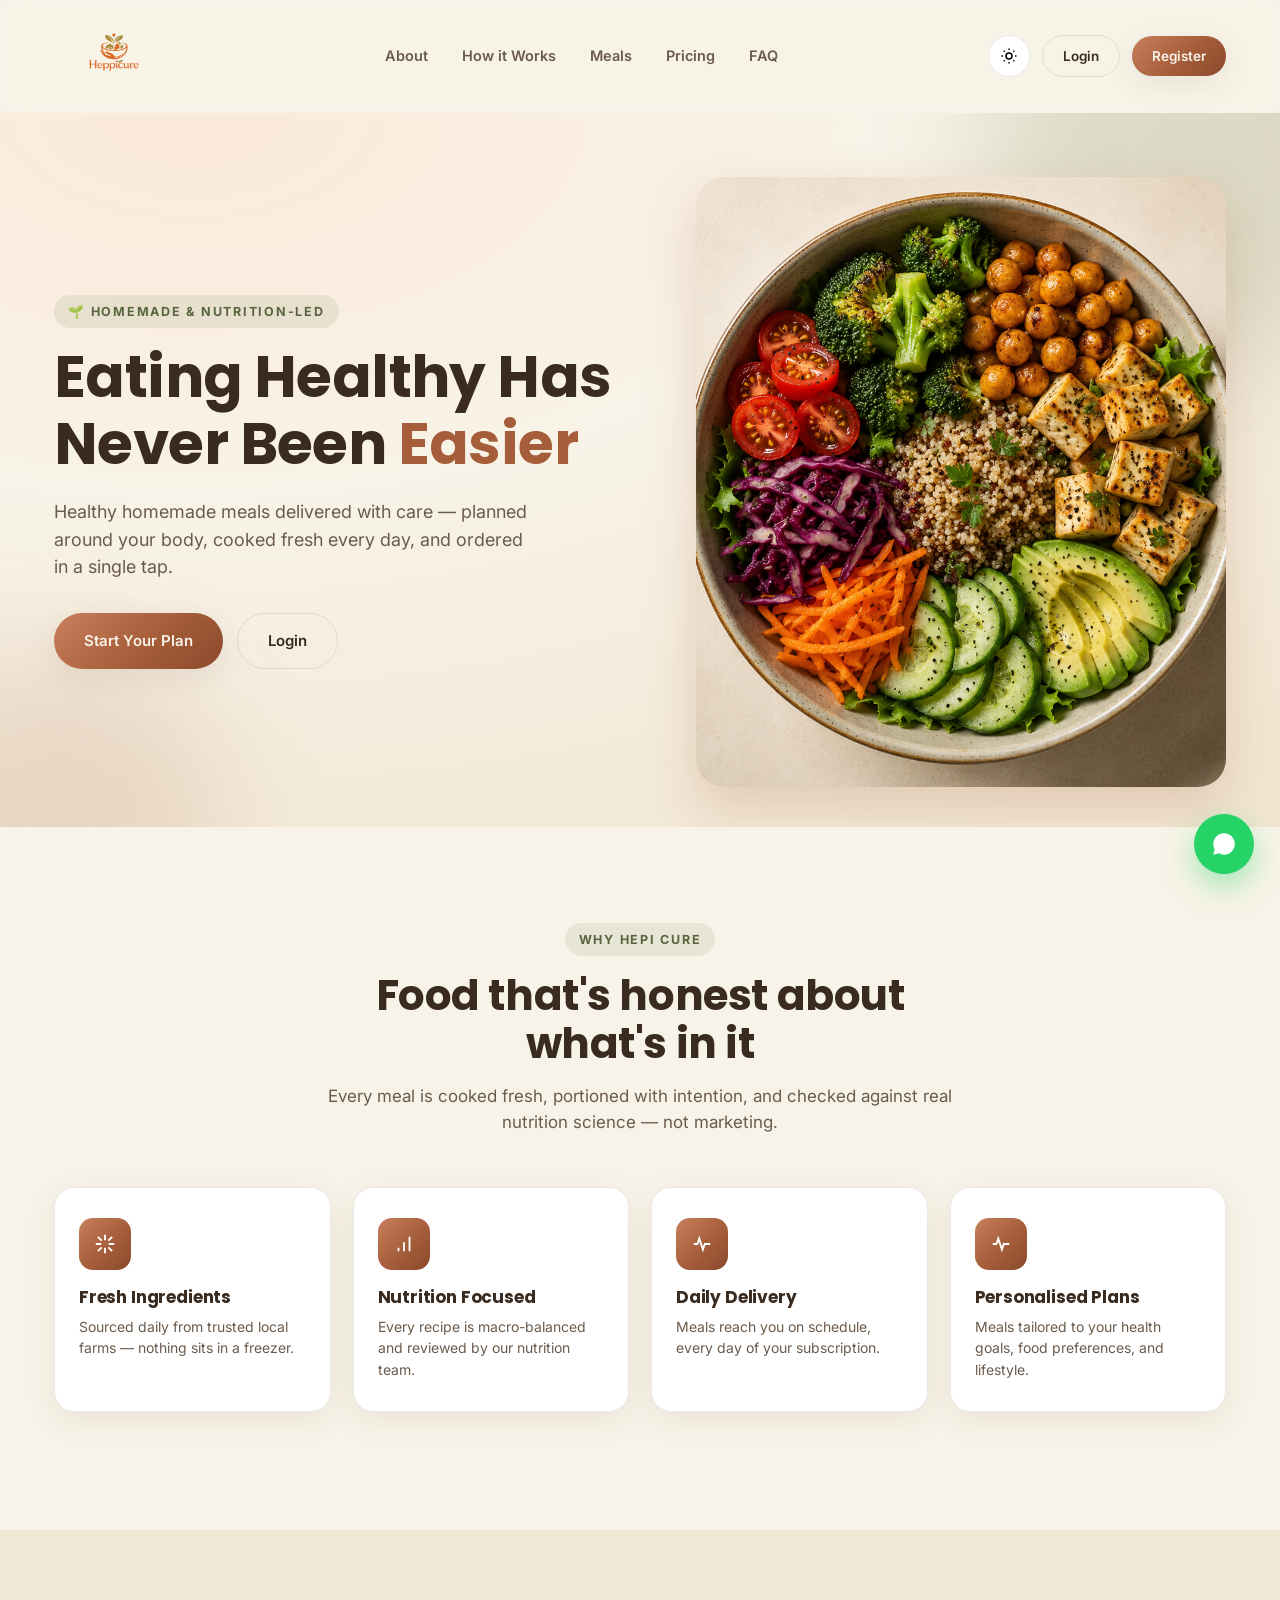
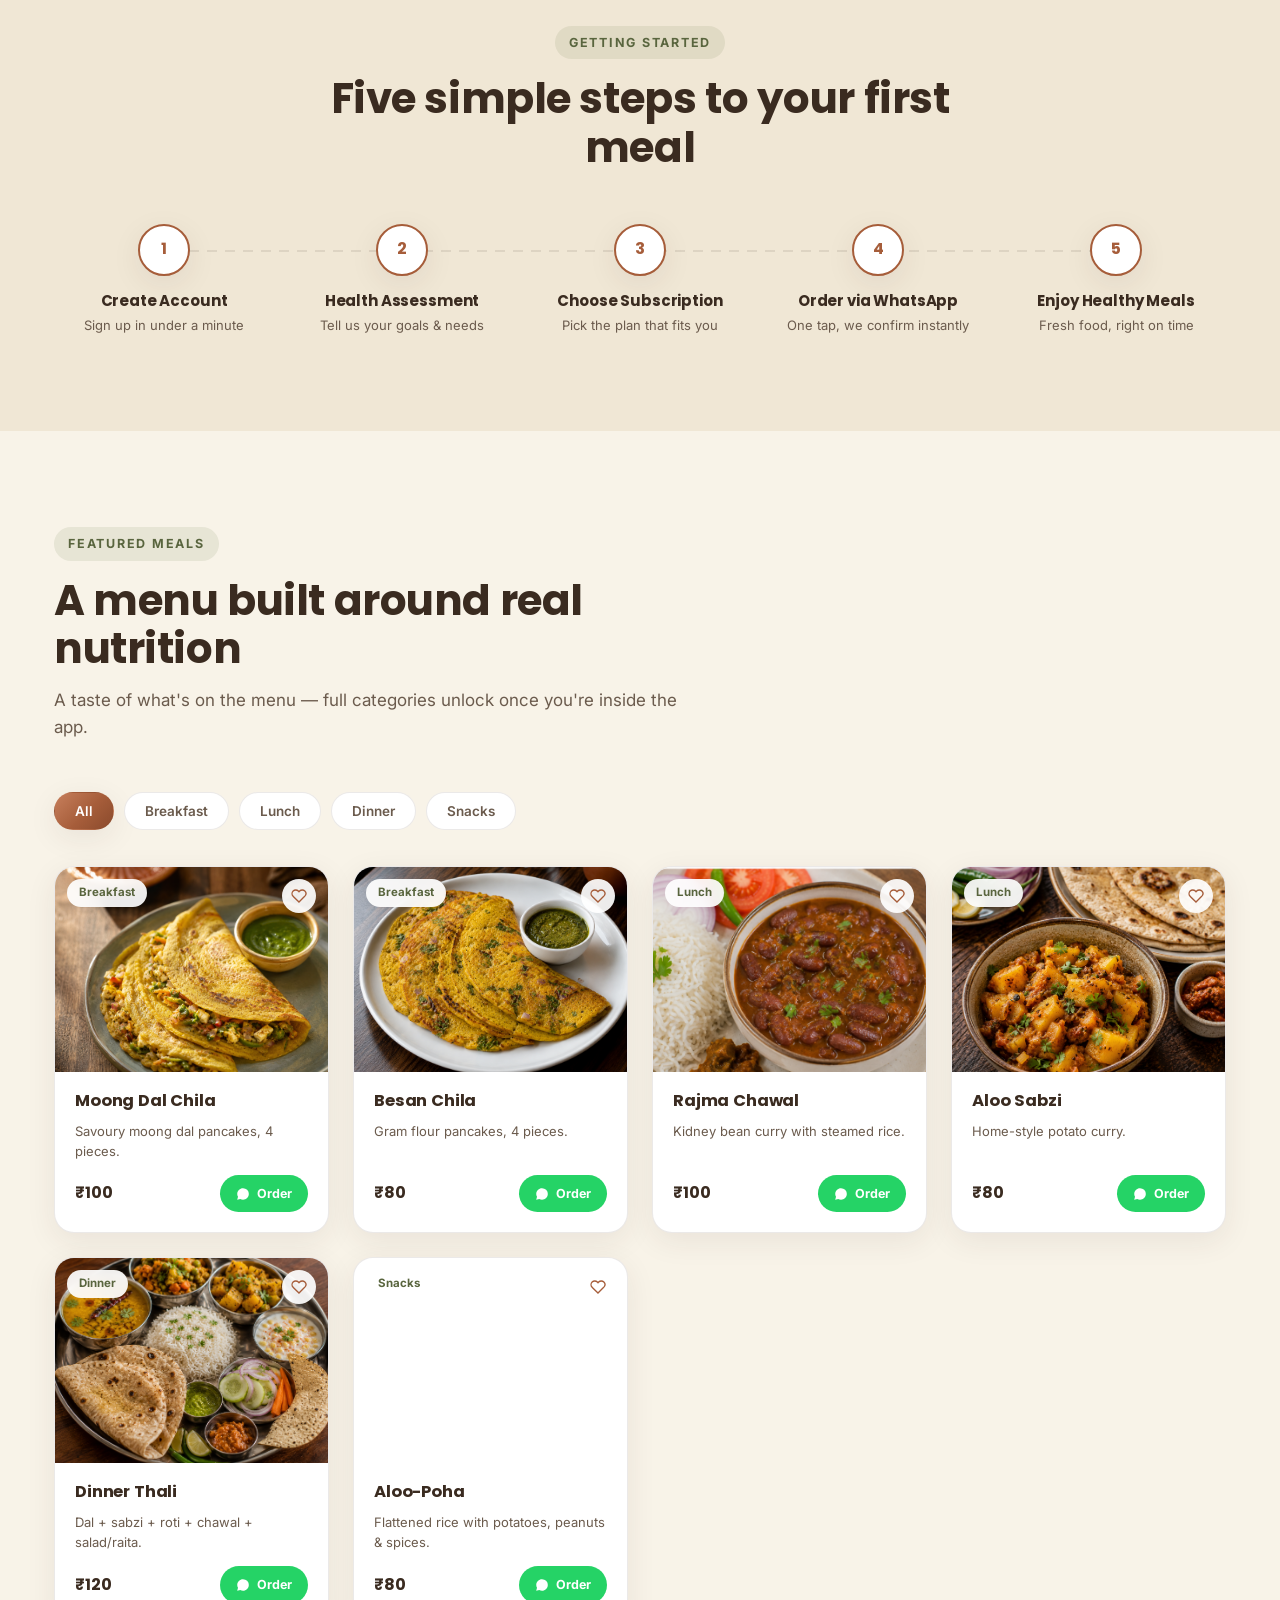
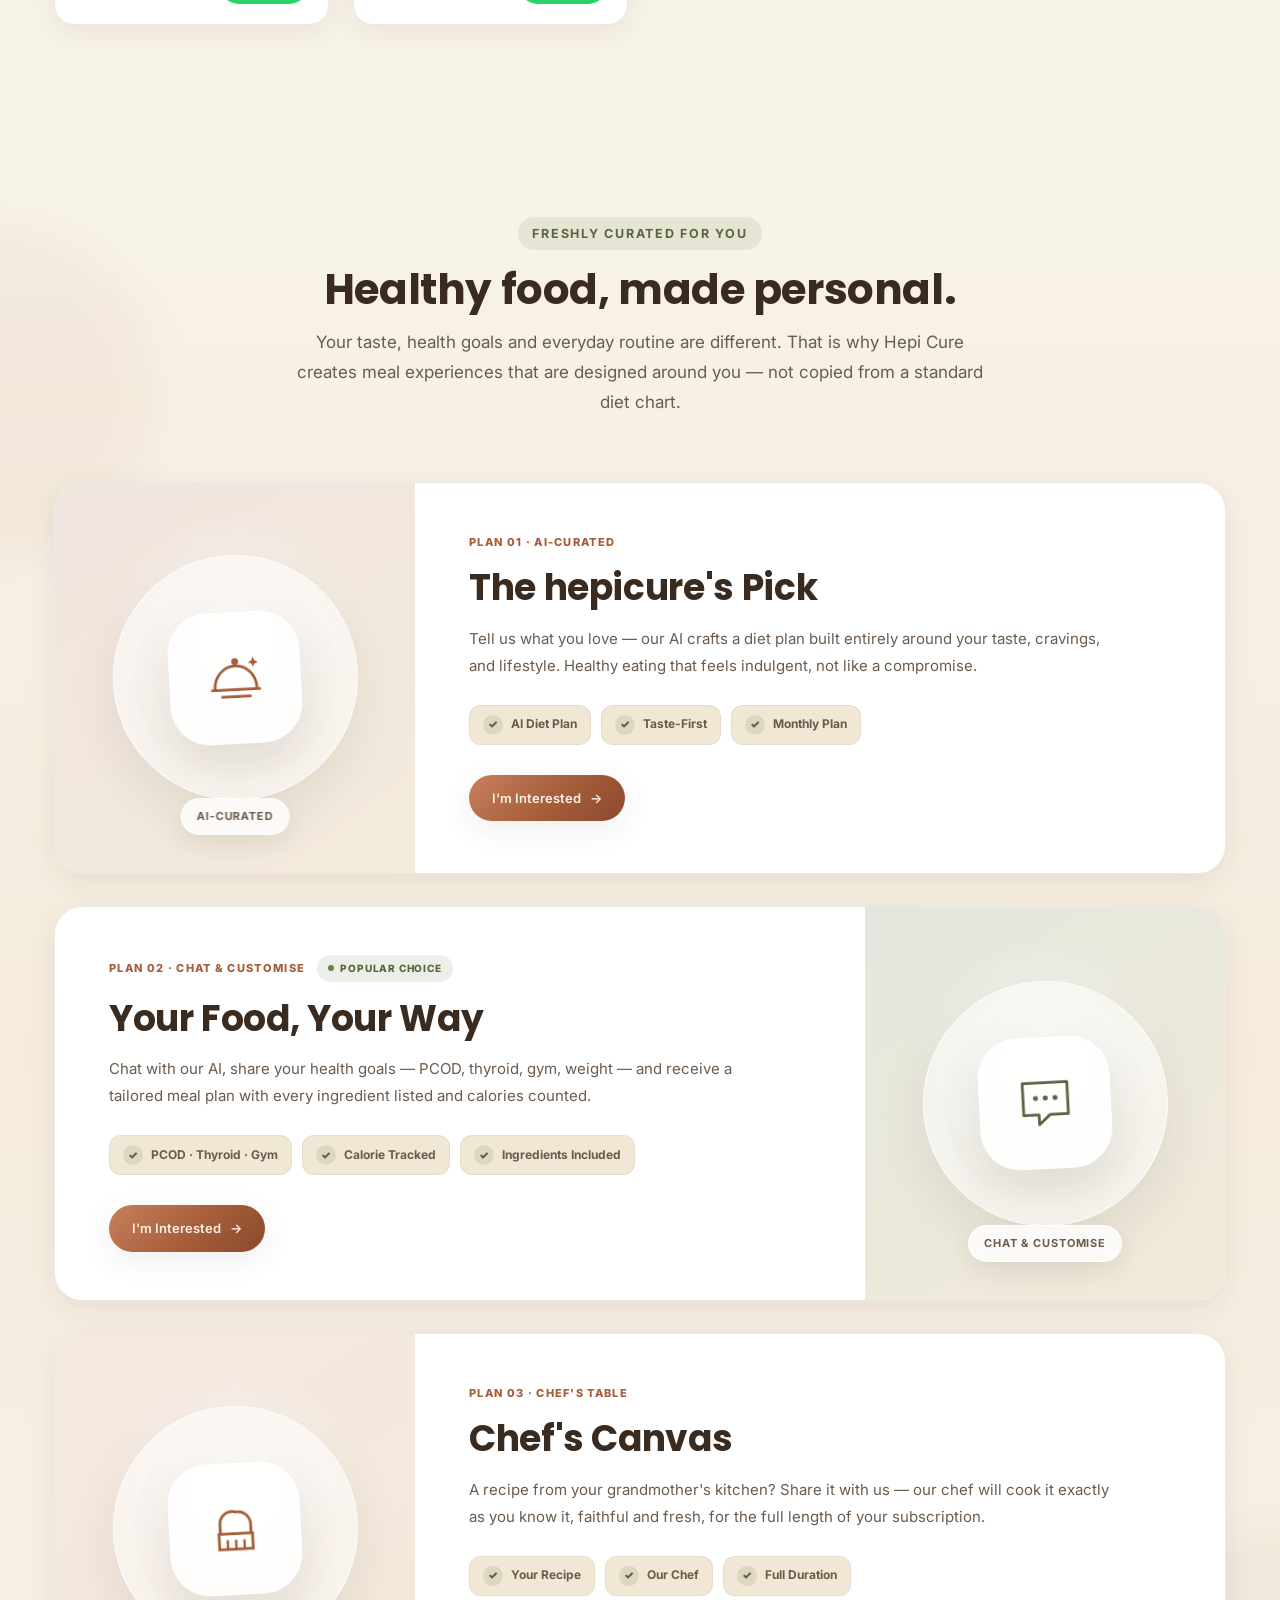
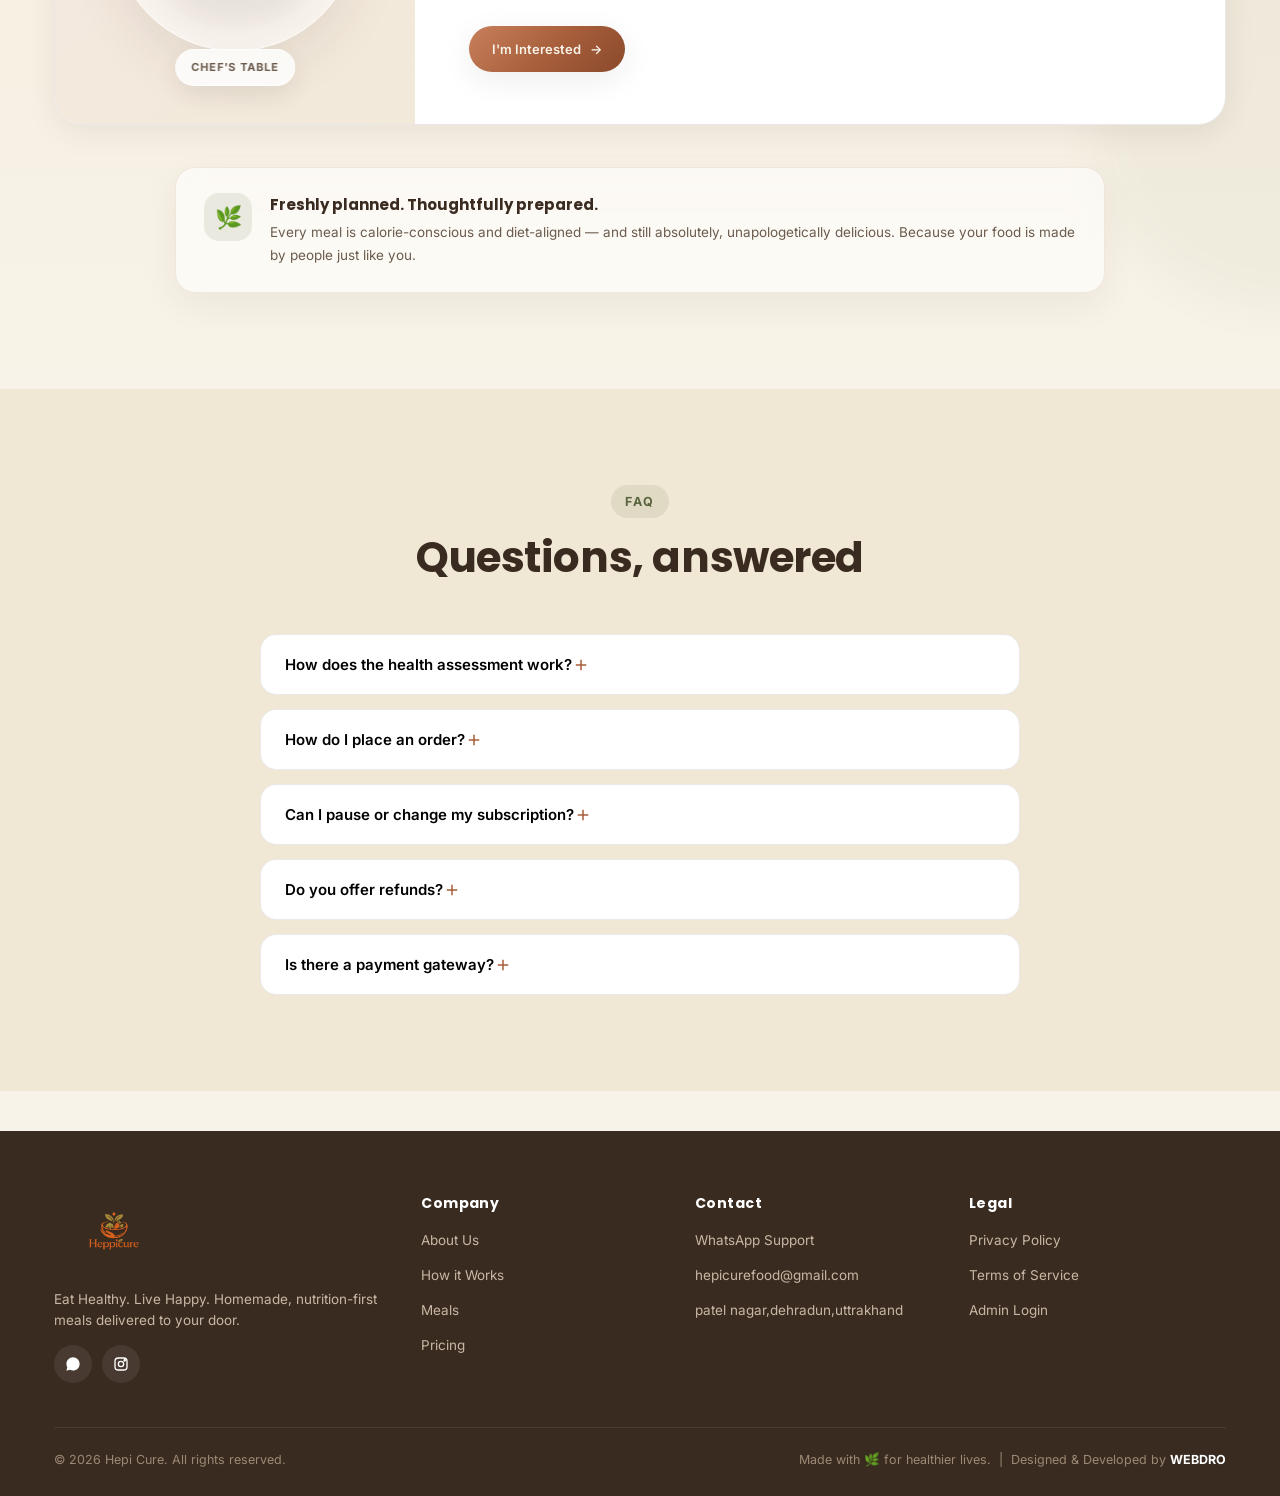
<file: index.html>
<!DOCTYPE html>
<html lang="en">
<head>
<meta charset="UTF-8">
<meta name="viewport" content="width=device-width, initial-scale=1.0">
<title>Hepi Cure — Eat Healthy. Live Happy.</title>
<meta name="description" content="Healthy homemade meals delivered daily. Fresh, nutrition-focused, 
<meta property="og:title" content="Hepi Cure — Eat Healthy. Live Happy.">
<meta property="og:description" content="Healthy homemade meals delivered with care, every single day.">
<meta property="og:type" content="website">
<link rel="icon" href="images/logo.png">
<link rel="stylesheet" href="css/style.css">
</head>
<body>

<nav class="nav">
  <div class="container nav-inner">
    <a href="index.html" class="logo"><img src="images/logo.png" alt="Hepi Cure" class="logo-img"></a>
    <div class="nav-links">
      <a href="#about">About</a>
      <a href="#how">How it Works</a>
      <a href="#meals">Meals</a>
      <a href="#pricing">Pricing</a>
      <a href="#faq">FAQ</a>
    </div>
    <div class="nav-actions">
      <button class="theme-toggle" onclick="toggleTheme()" aria-label="Toggle dark mode">
        <svg width="18" height="18" viewBox="0 0 24 24" fill="none" stroke="currentColor" stroke-width="2"><circle cx="12" cy="12" r="4"/><path d="M12 2v2M12 20v2M4.9 4.9l1.4 1.4M17.7 17.7l1.4 1.4M2 12h2M20 12h2M4.9 19.1l1.4-1.4M17.7 6.3l1.4-1.4"/></svg>
      </button>
      <a href="login.html" class="btn btn-outline btn-sm">Login</a>
      <a href="register.html" class="btn btn-primary btn-sm">Register</a>
    </div>
  </div>
</nav>

<!-- HERO -->
<header class="hero">
  <div class="hero-blob b1"></div>
  <div class="hero-blob b2"></div>

  <div class="container hero-grid">
    <div class="hero-copy">
      <span class="eyebrow">🌱 Homemade &amp; Nutrition-Led</span>

      <h1>
        Eating Healthy Has Never Been
        <span>Easier</span>
      </h1>

      <p>
        Healthy homemade meals delivered with care — planned around your body,
        cooked fresh every day, and ordered in a single tap.
      </p>

      <div class="hero-actions">
        <a href="register.html" class="btn btn-primary">Start Your Plan</a>
        <a href="login.html" class="btn btn-outline">Login</a>
      </div>
    </div>

    <div class="hero-visual">
      <div class="hero-photo">
        <img
          src="images/hero-veg-bowl.png"
          alt="Fresh vegetarian healthy meal bowl"
        >
      </div>
    </div>
  </div>
</header>

<!-- ABOUT -->
<section class="section" id="about">
  <div class="container">
    <div class="section-head center reveal">
      <span class="eyebrow">Why Hepi Cure</span>
      <h2>Food that's honest about what's in it</h2>
      <p>Every meal is cooked fresh, portioned with intention, and checked against real nutrition science — not marketing.</p>
    </div>
    <div class="about-grid">
      <div class="about-card reveal">
        <div class="ic"><svg width="22" height="22" viewBox="0 0 24 24" fill="none" stroke="currentColor" stroke-width="2"><path d="M12 2v6M12 22v-6M4.2 4.2l4.2 4.2M15.6 15.6l4.2 4.2M2 12h6M22 12h-6M4.2 19.8l4.2-4.2M15.6 8.4l4.2-4.2"/></svg></div>
        <h3>Fresh Ingredients</h3>
        <p>Sourced daily from trusted local farms — nothing sits in a freezer.</p>
      </div>
      <div class="about-card reveal">
        <div class="ic"><svg width="22" height="22" viewBox="0 0 24 24" fill="none" stroke="currentColor" stroke-width="2"><path d="M12 20V10M18 20V4M6 20v-4"/></svg></div>
        <h3>Nutrition Focused</h3>
        <p>Every recipe is macro-balanced and reviewed by our nutrition team.</p>
      </div>
      <div class="about-card reveal">
        <div class="ic"><svg width="22" height="22" viewBox="0 0 24 24" fill="none" stroke="currentColor" stroke-width="2"><path d="M3 12h4l2-6 4 12 2-6h6"/></svg></div>
        <h3>Daily Delivery</h3>
        <p>Meals reach you on schedule, every day of your subscription.</p>
      </div>

      <div class="about-card reveal">
        <div class="ic"><svg width="22" height="22" viewBox="0 0 24 24" fill="none" stroke="currentColor" stroke-width="2"><path d="M3 12h4l2-6 4 12 2-6h6"/></svg></div>
        <h3>Personalised Plans</h3>
        <p> Meals tailored to your health goals, food preferences, and lifestyle.</p>
      </div>
      
      
       
        <p></p>
      </div>
    </div>
  </div>
</section>

<!-- HOW IT WORKS -->
<section class="section" id="how" style="background:var(--cream-deep);">
  <div class="container">
    <div class="section-head center reveal">
      <span class="eyebrow">Getting Started</span>
      <h2>Five simple steps to your first meal</h2>
    </div>
    <div class="steps steps-row">
      <div class="step reveal"><div class="num">1</div><h4>Create Account</h4><p>Sign up in under a minute</p></div>
      <div class="step reveal"><div class="num">2</div><h4>Health Assessment</h4><p>Tell us your goals &amp; needs</p></div>
      <div class="step reveal"><div class="num">3</div><h4>Choose Subscription</h4><p>Pick the plan that fits you</p></div>
      <div class="step reveal"><div class="num">4</div><h4>Order via WhatsApp</h4><p>One tap, we confirm instantly</p></div>
      <div class="step reveal"><div class="num">5</div><h4>Enjoy Healthy Meals</h4><p>Fresh food, right on time</p></div>
    </div>
  </div>
</section>

<!-- FEATURED MEALS -->
<section class="section" id="meals">
  <div class="container">
    <div class="section-head reveal">
      <span class="eyebrow">Featured Meals</span>
      <h2>A menu built around real nutrition</h2>
      <p>A taste of what's on the menu — full categories unlock once you're inside the app.</p>
    </div>
    <div class="tabs" id="landing-tabs"></div>
    <div class="meal-grid" id="landing-meals"></div>
  </div>
</section>

<!-- REPLACE THE OLD PRICING/SUBSCRIPTION SECTION WITH THIS -->
<!-- PERSONALISED SUBSCRIPTIONS -->
<section class="hc-personalised section" id="pricing">
  <div class="hc-personalised-blob hc-personalised-blob-one"></div>
  <div class="hc-personalised-blob hc-personalised-blob-two"></div>

  <div class="container">

    <div class="section-head center reveal hc-personalised-heading">
      <span class="eyebrow">Freshly Curated For You</span>

      <h2>
        Healthy food, made personal.
      </h2>

      <p>
        Your taste, health goals and everyday routine are different.
        That is why Hepi Cure creates meal experiences that are designed
        around you — not copied from a standard diet chart.
      </p>
    </div>

    <div class="hc-plan-stories" id="hcPlanStories"></div>

    <div class="hc-personalised-note reveal">
      <div class="hc-note-icon">🌿</div>

      <div>
        <span>Freshly planned. Thoughtfully prepared.</span>

        <p>
          Every meal is calorie-conscious and diet-aligned — and still
          absolutely, unapologetically delicious. Because your food is
          made by people just like you.
        </p>
      </div>
    </div>

  </div>
</section>


<!-- FAQ -->
<section class="section" id="faq" style="background:var(--cream-deep);">
  <div class="container">
    <div class="section-head center reveal">
      <span class="eyebrow">FAQ</span>
      <h2>Questions, answered</h2>
    </div>
    <div class="faq-list" id="faq-list"></div>
  </div>
</section>

<!-- FOOTER -->
<footer class="footer">
  <div class="container">
    <div class="footer-grid">
      <div class="footer-col">
        <a href="index.html" class="logo"><img src="images/logo.png" alt="Hepi Cure" class="logo-img"></a>
        <p>Eat Healthy. Live Happy. Homemade, nutrition-first meals delivered to your door.</p>
        <div class="social-row">
          <a href="https://wa.me/917300748429" target="_blank" rel="noopener" aria-label="WhatsApp"><svg width="16" height="16" viewBox="0 0 24 24" fill="currentColor" style="color:#fff"><path d="M12.04 2C6.58 2 2.13 6.45 2.13 11.91c0 1.75.46 3.45 1.32 4.95L2.05 22l5.25-1.38a9.9 9.9 0 0 0 4.74 1.21h.005c5.46 0 9.91-4.45 9.91-9.91 0-2.65-1.03-5.14-2.9-7.01A9.82 9.82 0 0 0 12.04 2z"/></svg></a>
          <a href="https://instagram.com" target="_blank" rel="noopener" aria-label="Instagram"><svg width="16" height="16" viewBox="0 0 24 24" fill="none" stroke="#fff" stroke-width="2"><rect x="3" y="3" width="18" height="18" rx="5"/><circle cx="12" cy="12" r="4"/><circle cx="17.5" cy="6.5" r="1"/></svg></a>
        </div>
      </div>
      <div class="footer-col">
        <h4>Company</h4>
        <ul>
          <li><a href="#about">About Us</a></li>
          <li><a href="#how">How it Works</a></li>
          <li><a href="#meals">Meals</a></li>
          <li><a href="#pricing">Pricing</a></li>
        </ul>
      </div>
      <div class="footer-col">
        <h4>Contact</h4>
        <ul>
          <li><a href="https://wa.me/917300748429" target="_blank" rel="noopener">WhatsApp Support</a></li>
          <li><a href="mailto:hepicurefood@gmail.com">hepicurefood@gmail.com</a></li>
          <li><a href="#">patel nagar,dehradun,uttrakhand</a></li>
        </ul>
      </div>
      <div class="footer-col">
        <h4>Legal</h4>
        <ul>
          <li><a href="#">Privacy Policy</a></li>
          <li><a href="#">Terms of Service</a></li>
          <li><a href="admin/login.html">Admin Login</a></li>
        </ul>
      </div>
    </div>
   <div class="footer-bottom">
    <span>© 2026 Hepi Cure. All rights reserved.</span>

    <span>
        Made with 🌿 for healthier lives.
        &nbsp;|&nbsp;
        Designed & Developed by
        <a
            href="https://webdro26.vercel.app/"
            target="_blank"
            rel="noopener noreferrer"
            class="webdro-link"
        >
            WEBDRO
        </a>
    </span>
</div>
</footer>

<a class="fab-wa" href="https://wa.me/917300748429" target="_blank" rel="noopener" aria-label="Chat on WhatsApp">
  <svg width="26" height="26" viewBox="0 0 24 24" fill="currentColor"><path d="M12.04 2C6.58 2 2.13 6.45 2.13 11.91c0 1.75.46 3.45 1.32 4.95L2.05 22l5.25-1.38a9.9 9.9 0 0 0 4.74 1.21h.005c5.46 0 9.91-4.45 9.91-9.91 0-2.65-1.03-5.14-2.9-7.01A9.82 9.82 0 0 0 12.04 2z"/></svg>
</a>

<script src="js/data.js"></script>
<script src="js/app.js"></script>
<script>
  // Featured meals: 2 from each category
  const featured = CATEGORIES.flatMap(c => MEALS.filter(m=>m.cat===c.id).slice(0,2));
  let activeCat = "all";

  function renderTabs(){
    const tabs = document.getElementById("landing-tabs");
    tabs.innerHTML = `<button class="tab-btn ${activeCat==='all'?'active':''}" data-cat="all">All</button>` +
      CATEGORIES.map(c=>`<button class="tab-btn ${activeCat===c.id?'active':''}" data-cat="${c.id}">${c.label}</button>`).join("");
    tabs.querySelectorAll(".tab-btn").forEach(b=>b.addEventListener("click", ()=>{ activeCat=b.dataset.cat; renderTabs(); renderMeals(); }));
  }
  function renderMeals(){
    const grid = document.getElementById("landing-meals");
    const list = activeCat==="all" ? featured : featured.filter(m=>m.cat===activeCat);
    grid.innerHTML = list.map(mealCardHTML).join("");
    initReveal();
  }
  renderTabs(); renderMeals();

  /* REPLACE THE OLD // Pricing BLOCK IN index.html WITH THIS */
/* =========================================================
   HEPI CURE PERSONALISED SUBSCRIPTION SECTION
   ========================================================= */

const hcPlanIcons = {
  curated: `
    <svg viewBox="0 0 48 48" fill="none" aria-hidden="true">
      <path
        d="M9 31c0-9 6.7-16 15-16s15 7 15 16"
        stroke="currentColor"
        stroke-width="2"
        stroke-linecap="round"
      />
      <path
        d="M7 32h34"
        stroke="currentColor"
        stroke-width="2"
        stroke-linecap="round"
      />
      <path
        d="M14 37h20"
        stroke="currentColor"
        stroke-width="2"
        stroke-linecap="round"
      />
      <circle cx="24" cy="12" r="2.5" fill="currentColor"/>
      <path
        d="M37 9l1 2.5L40.5 13 38 14l-1 2.5-1-2.5-2.5-1 2.5-1.5L37 9Z"
        fill="currentColor"
      />
    </svg>
  `,

  custom: `
    <svg viewBox="0 0 48 48" fill="none" aria-hidden="true">
      <path
        d="M8 9h32v23H27l-8 7v-7H8V9Z"
        stroke="currentColor"
        stroke-width="2"
        stroke-linejoin="round"
      />
      <circle cx="17" cy="20" r="1.8" fill="currentColor"/>
      <circle cx="24" cy="20" r="1.8" fill="currentColor"/>
      <circle cx="31" cy="20" r="1.8" fill="currentColor"/>
    </svg>
  `,

  chef: `
    <svg viewBox="0 0 48 48" fill="none" aria-hidden="true">
      <path
        d="M13 27v-7c0-5 4-9 9-9 1 0 2 .2 3 .5A9 9 0 0 1 35 20v7"
        stroke="currentColor"
        stroke-width="2"
        stroke-linecap="round"
      />
      <path
        d="M12 27h24v11H12V27Z"
        stroke="currentColor"
        stroke-width="2"
      />
      <path
        d="M18 32v6M24 32v6M30 32v6"
        stroke="currentColor"
        stroke-width="1.7"
        stroke-linecap="round"
      />
    </svg>
  `
};

function hcSubscriptionWhatsappLink(plan) {
  const number =
    localStorage.getItem("hc_whatsapp") || "917300748429";

  const message =
    plan.whatsappMessage ||
    `Hello Hepi Cure, I'm interested in the ${plan.name} subscription plan. Please share more details.`;

  return `https://wa.me/${number}?text=${encodeURIComponent(message)}`;
}

function renderHcPersonalisedPlans() {
  const container = document.getElementById("hcPlanStories");

  if (!container) return;

  container.innerHTML = PLANS.map((plan, index) => {
    const benefits = plan.tags || plan.features || [];

    return `
      <article
        class="hc-plan-story reveal ${index % 2 !== 0 ? "hc-plan-reverse" : ""}"
      >

        <div class="hc-plan-visual">
          <div class="hc-plan-visual-circle"></div>

          <div class="hc-plan-icon-wrap">
            ${hcPlanIcons[plan.icon] || hcPlanIcons.curated}
          </div>

          <span class="hc-plan-floating-label">
            ${plan.subtitle || "Personalised Plan"}
          </span>
        </div>

        <div class="hc-plan-content">

          <div class="hc-plan-topline">
            <span class="hc-plan-number">
              ${plan.number || `Plan 0${index + 1}`}
            </span>

            ${
              plan.featured
                ? `<span class="hc-plan-featured">Popular Choice</span>`
                : ""
            }
          </div>

          <h3>${plan.name}</h3>

          <p class="hc-plan-description">
            ${plan.description}
          </p>

          <div class="hc-plan-benefits">
            ${benefits
              .map(
                benefit => `
                  <div class="hc-plan-benefit">
                    <span class="hc-plan-check">✓</span>
                    <span>${benefit}</span>
                  </div>
                `
              )
              .join("")}
          </div>

          <a
            href="${hcSubscriptionWhatsappLink(plan)}"
            target="_blank"
            rel="noopener"
            class="btn btn-primary hc-plan-button"
          >
            ${plan.buttonText || "I'm Interested"}

            <span aria-hidden="true">→</span>
          </a>

        </div>

      </article>
    `;
  }).join("");

  initReveal();
}

renderHcPersonalisedPlans();

  // FAQ
  document.getElementById("faq-list").innerHTML = FAQS.map(f=>`
    <div class="faq-item">
      <button class="faq-q">${f.q}
        <svg width="18" height="18" viewBox="0 0 24 24" fill="none" stroke="currentColor" stroke-width="2"><path d="M12 5v14M5 12h14"/></svg>
      </button>
      <div class="faq-a"><p>${f.a}</p></div>
    </div>`).join("");
  initFaq();

  // redirect logged-in users
  document.addEventListener("DOMContentLoaded", initReveal);
</script>
</body>
</html>
</file>
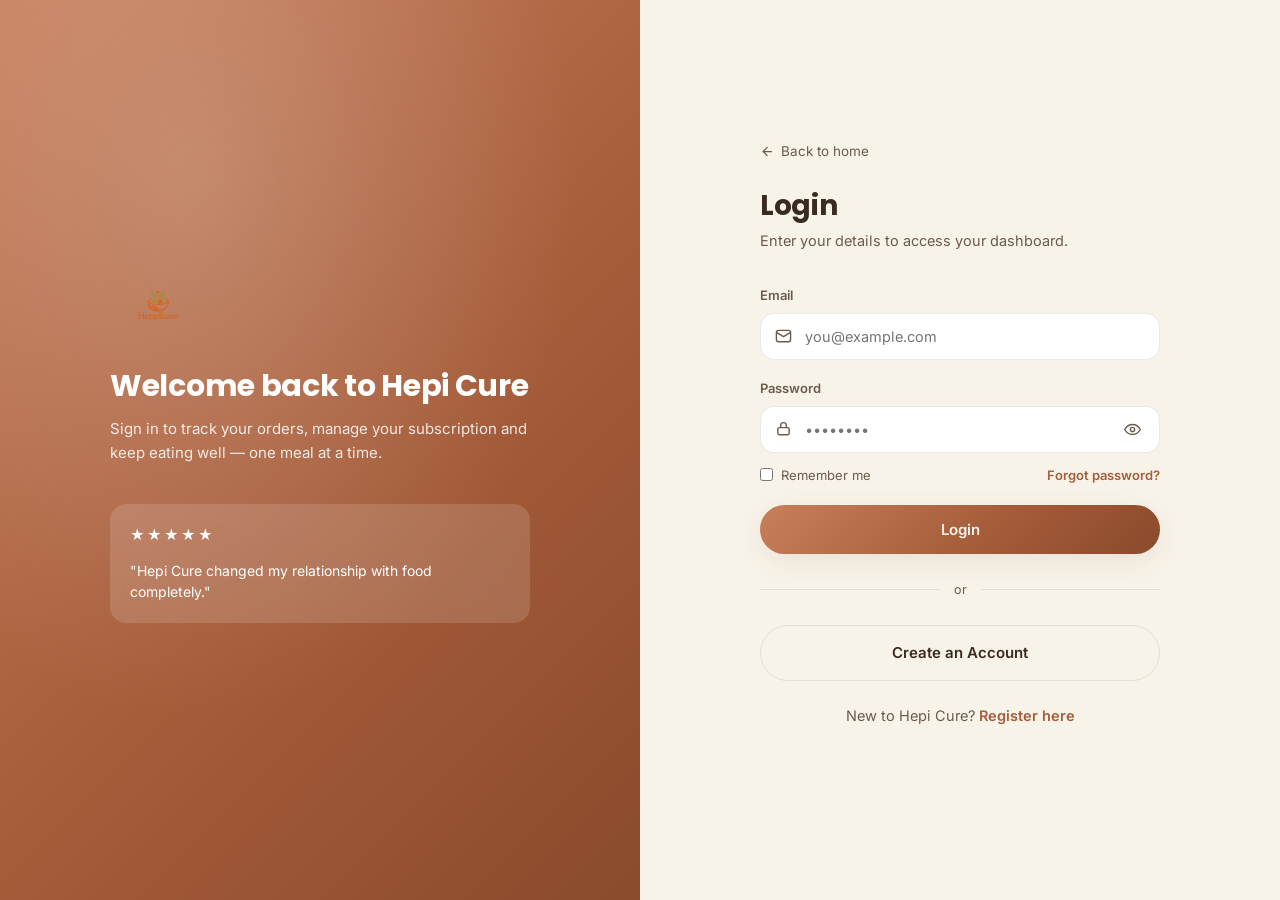
<file: assessment.html>
<!DOCTYPE html>
<html lang="en"><head><meta charset="UTF-8"><meta name="viewport" content="width=device-width,initial-scale=1.0"><title>Health Assessment — Hepi Cure</title><link rel="stylesheet" href="css/style.css"></head>
<body><div class="assessment-page"><div class="container assessment-container"><div class="assessment-card reveal in"><div class="assessment-head"><span class="eyebrow">Health Assessment</span><h1 id="welcomeMsg">Tell us about your goals</h1><p>Your assessment is marked complete only after this form is submitted.</p></div><form id="assessmentForm" class="assessment-grid"><div class="field"><label>Primary Goal</label><div class="input-wrap"><select id="goal" required><option value="">Select goal</option><option>Weight Management</option><option>Healthy Eating</option><option>Muscle Gain</option><option>Diabetes-Friendly Meals</option><option>General Wellness</option></select></div></div><div class="field"><label>Food Preference</label><div class="input-wrap"><select id="preference" required><option value="">Select preference</option><option>Vegetarian</option><option>Non-Vegetarian</option><option>Eggetarian</option><option>Vegan</option></select></div></div><div class="field"><label>Age</label><div class="input-wrap"><input id="age" type="number" min="10" max="100" required></div></div><div class="field"><label>Activity Level</label><div class="input-wrap"><select id="activity" required><option value="">Select level</option><option>Low</option><option>Moderate</option><option>High</option></select></div></div><div class="field assessment-full"><label>Allergies or foods to avoid</label><div class="input-wrap"><textarea id="allergies" rows="3" placeholder="Write none if there are no restrictions" required></textarea></div></div><div class="field assessment-full"><label>Additional notes</label><div class="input-wrap"><textarea id="notes" rows="3" placeholder="Anything else our team should know"></textarea></div></div><div class="assessment-actions assessment-full"><button class="btn btn-primary" type="submit">Submit Assessment</button><a class="btn btn-outline" href="dashboard.html">Complete Later</a></div></form></div></div></div><script src="js/data.js"></script><script src="js/app.js"></script><script>Auth.requireLogin();let user=Auth.currentUser();if(user){document.getElementById('welcomeMsg').textContent=`Tell us about your goals, ${user.name.split(' ')[0]}`;const saved=user.assessment||{};['goal','preference','age','activity','allergies','notes'].forEach(k=>{if(saved[k]!==undefined)document.getElementById(k).value=saved[k];});}document.getElementById('assessmentForm').addEventListener('submit',e=>{e.preventDefault();const assessment={goal:goal.value,preference:preference.value,age:age.value,activity:activity.value,allergies:allergies.value.trim(),notes:notes.value.trim(),submittedAt:Date.now()};Auth.updateCurrent({assessmentDone:true,assessment,assessmentCompletedAt:Date.now()});toast('Assessment completed successfully');setTimeout(()=>location.href='subscription.html',700);});</script></body></html>
</file>
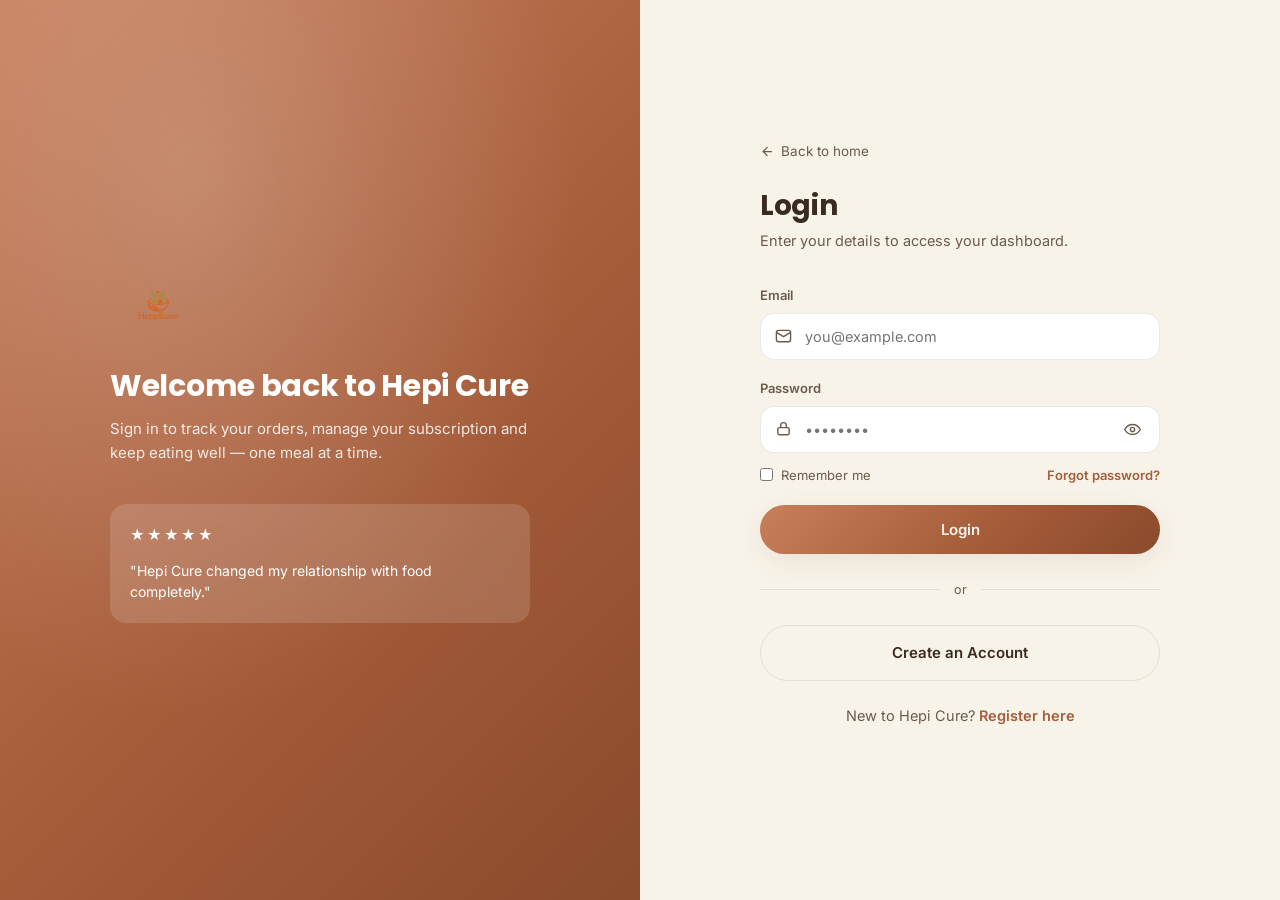
<file: dashboard.html>
<!DOCTYPE html>
<html lang="en">
<head>
<meta charset="UTF-8">
<meta name="viewport" content="width=device-width, initial-scale=1.0">
<title>Home — Hepi Cure</title>
<link rel="stylesheet" href="css/style.css">
</head>
<body>
<div class="app-shell">
  <div class="container app-topbar">
    <div class="app-greet">
      <div>
        <h1 id="greetName">Hello, User 👋</h1>
        <p>Today's homemade Menu</p>
      </div>
      <a href="profile.html" class="profile-link-text" aria-label="Open profile">Profile</a>
    </div>

    <div class="search-bar">
      <svg width="18" height="18" viewBox="0 0 24 24" fill="none" stroke="currentColor" stroke-width="2"><circle cx="11" cy="11" r="7"/><path d="M21 21l-4.3-4.3"/></svg>
      <input type="text" id="searchInput" placeholder="Search meals, e.g. paneer, oats, juice...">
    </div>

    <div class="cat-scroll" id="catScroll"></div>
  </div>

  <div class="container">
    <div class="meal-grid" id="mealGrid" style="margin-top:20px;"></div>
    <p id="emptyState" style="display:none; text-align:center; color:var(--text-muted); padding:60px 0;">No meals match your search. Try a different keyword.</p>
  </div>
</div>

<div class="bottom-nav">
  <a href="dashboard.html" class="bn-item active">
    <svg width="20" height="20" viewBox="0 0 24 24" fill="none" stroke="currentColor" stroke-width="2"><path d="M3 11l9-8 9 8"/><path d="M5 10v10h14V10"/></svg>
    Home
  </a>
  <a href="subscription-status.html" class="bn-item">
    <svg width="20" height="20" viewBox="0 0 24 24" fill="none" stroke="currentColor" stroke-width="2"><rect x="3" y="4" width="18" height="18" rx="3"/><path d="M8 2v4M16 2v4M3 10h18"/></svg>
    Subscription
  </a>
  <a href="track-order.html" class="bn-item">
    <svg width="20" height="20" viewBox="0 0 24 24" fill="none" stroke="currentColor" stroke-width="2"><circle cx="12" cy="12" r="9"/><path d="M12 7v5l3 3"/></svg>
    Track Order
  </a>
  <a href="profile.html" class="bn-item">
    <svg width="20" height="20" viewBox="0 0 24 24" fill="none" stroke="currentColor" stroke-width="2"><circle cx="12" cy="8" r="4"/><path d="M4 21c1.5-4 5-6 8-6s6.5 2 8 6"/></svg>
    Profile
  </a>
</div>

<a class="fab-wa" style="bottom:96px;" href="https://wa.me/917300748429" target="_blank" rel="noopener" aria-label="Chat on WhatsApp">
  <svg width="26" height="26" viewBox="0 0 24 24" fill="currentColor"><path d="M12.04 2C6.58 2 2.13 6.45 2.13 11.91c0 1.75.46 3.45 1.32 4.95L2.05 22l5.25-1.38a9.9 9.9 0 0 0 4.74 1.21h.005c5.46 0 9.91-4.45 9.91-9.91 0-2.65-1.03-5.14-2.9-7.01A9.82 9.82 0 0 0 12.04 2z"/></svg>
</a>

<script src="js/data.js"></script>
<script src="js/app.js"></script>
<script>
  Auth.requireLogin();
  const user = Auth.currentUser();
  if(user){
    document.getElementById("greetName").textContent = `Hello, ${user.name.split(" ")[0]} 👋`;
  }

  let activeCat = "all";
  let query = "";

  function catIconHTML(icon){
    return icon.includes("/") ? `<img src="${icon}" alt="">` : icon;
  }

  function renderCats(){
    const el = document.getElementById("catScroll");
    el.innerHTML = `<button class="cat-chip ${activeCat==='all'?'active':''}" data-cat="all"><span class="ic"><img src="images/chefs-thali.png" alt=""></span>All</button>` +
      CATEGORIES.map(c=>`<button class="cat-chip ${activeCat===c.id?'active':''}" data-cat="${c.id}"><span class="ic">${catIconHTML(c.icon)}</span>${c.label}</button>`).join("");
    el.querySelectorAll(".cat-chip").forEach(b=>b.addEventListener("click", ()=>{ activeCat=b.dataset.cat; renderCats(); renderMeals(); }));
  }

  function renderMeals(){
    let list = activeCat==="all" ? MEALS : MEALS.filter(m=>m.cat===activeCat);
    if(query.trim()){
      const q = query.toLowerCase();
      list = list.filter(m => m.name.toLowerCase().includes(q) || m.ingredients.toLowerCase().includes(q));
    }
    const grid = document.getElementById("mealGrid");
    const empty = document.getElementById("emptyState");
    grid.innerHTML = list.map(mealCardHTML).join("");
    empty.style.display = list.length ? "none" : "block";
    initReveal();
  }

  document.getElementById("searchInput").addEventListener("input", (e)=>{ query = e.target.value; renderMeals(); });

  renderCats();
  renderMeals();
</script>
</body>
</html>
</file>
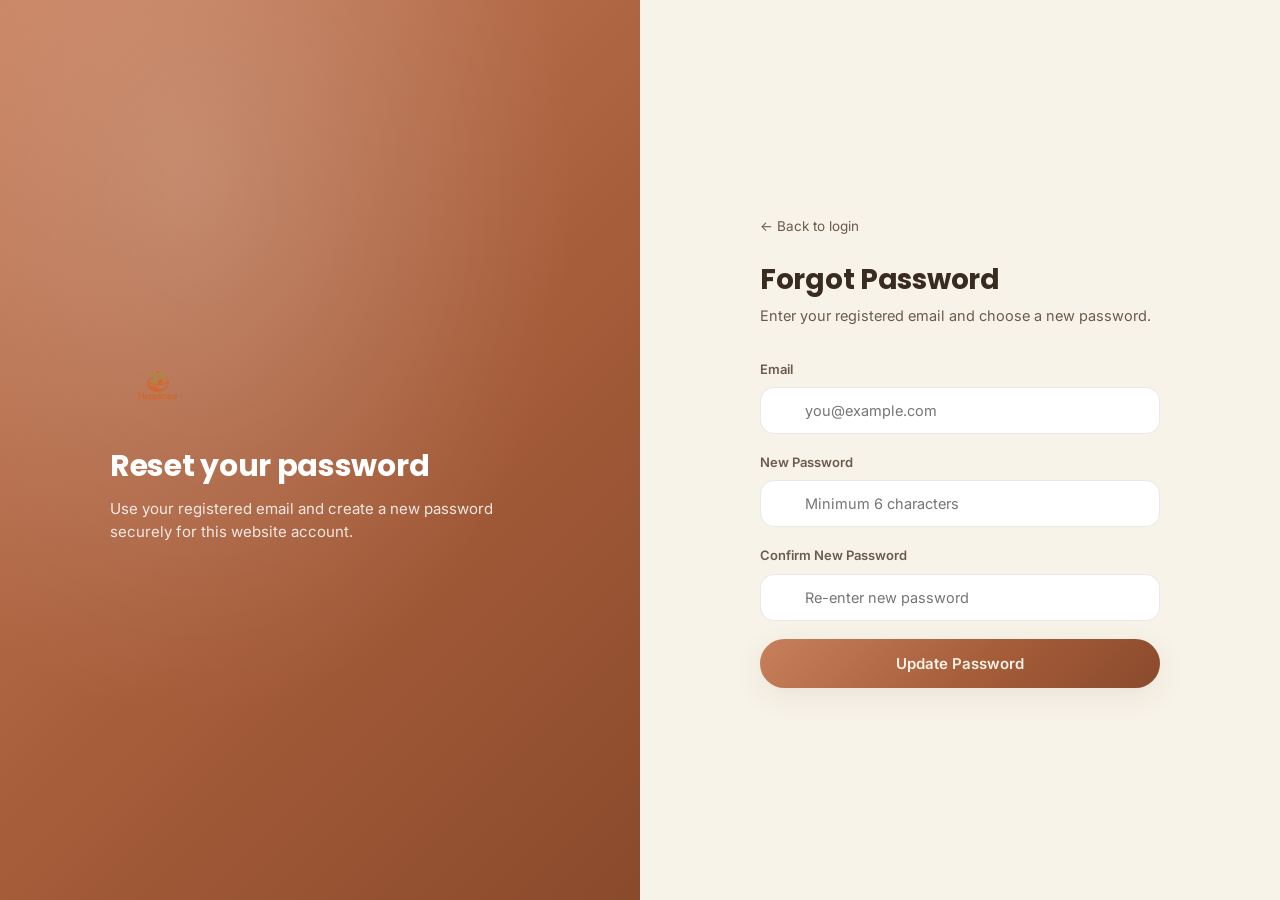
<file: forgot-password.html>
<!DOCTYPE html>
<html lang="en"><head><meta charset="UTF-8"><meta name="viewport" content="width=device-width,initial-scale=1.0"><title>Reset Password — Hepi Cure</title><link rel="stylesheet" href="css/style.css"></head>
<body><div class="auth-wrap"><div class="auth-visual"><div class="auth-visual-inner"><img src="images/logo.png" alt="Hepi Cure" class="auth-logo-img"><h2>Reset your password</h2><p>Use your registered email and create a new password securely for this website account.</p></div></div><div class="auth-form-side"><div class="auth-box"><a href="login.html" class="back">← Back to login</a><h1>Forgot Password</h1><p>Enter your registered email and choose a new password.</p><form id="resetForm"><div class="field"><label>Email</label><div class="input-wrap"><input id="resetEmail" type="email" required placeholder="you@example.com"></div></div><div class="field"><label>New Password</label><div class="input-wrap"><input id="resetPassword" type="password" minlength="6" required placeholder="Minimum 6 characters"></div></div><div class="field"><label>Confirm New Password</label><div class="input-wrap"><input id="resetConfirm" type="password" minlength="6" required placeholder="Re-enter new password"></div></div><p class="form-error" id="resetError"></p><button class="btn btn-primary btn-block" type="submit">Update Password</button></form></div></div></div><script src="js/data.js"></script><script src="js/app.js"></script><script>document.getElementById('resetForm').addEventListener('submit',e=>{e.preventDefault();const err=document.getElementById('resetError');err.classList.remove('show');const email=document.getElementById('resetEmail').value.trim();const pass=document.getElementById('resetPassword').value;const confirm=document.getElementById('resetConfirm').value;if(pass!==confirm){err.textContent='Passwords do not match.';err.classList.add('show');return;}try{Auth.resetPassword({email,newPassword:pass});toast('Password updated successfully');setTimeout(()=>location.href='login.html',700);}catch(ex){err.textContent=ex.message;err.classList.add('show');}});</script></body></html>
</file>
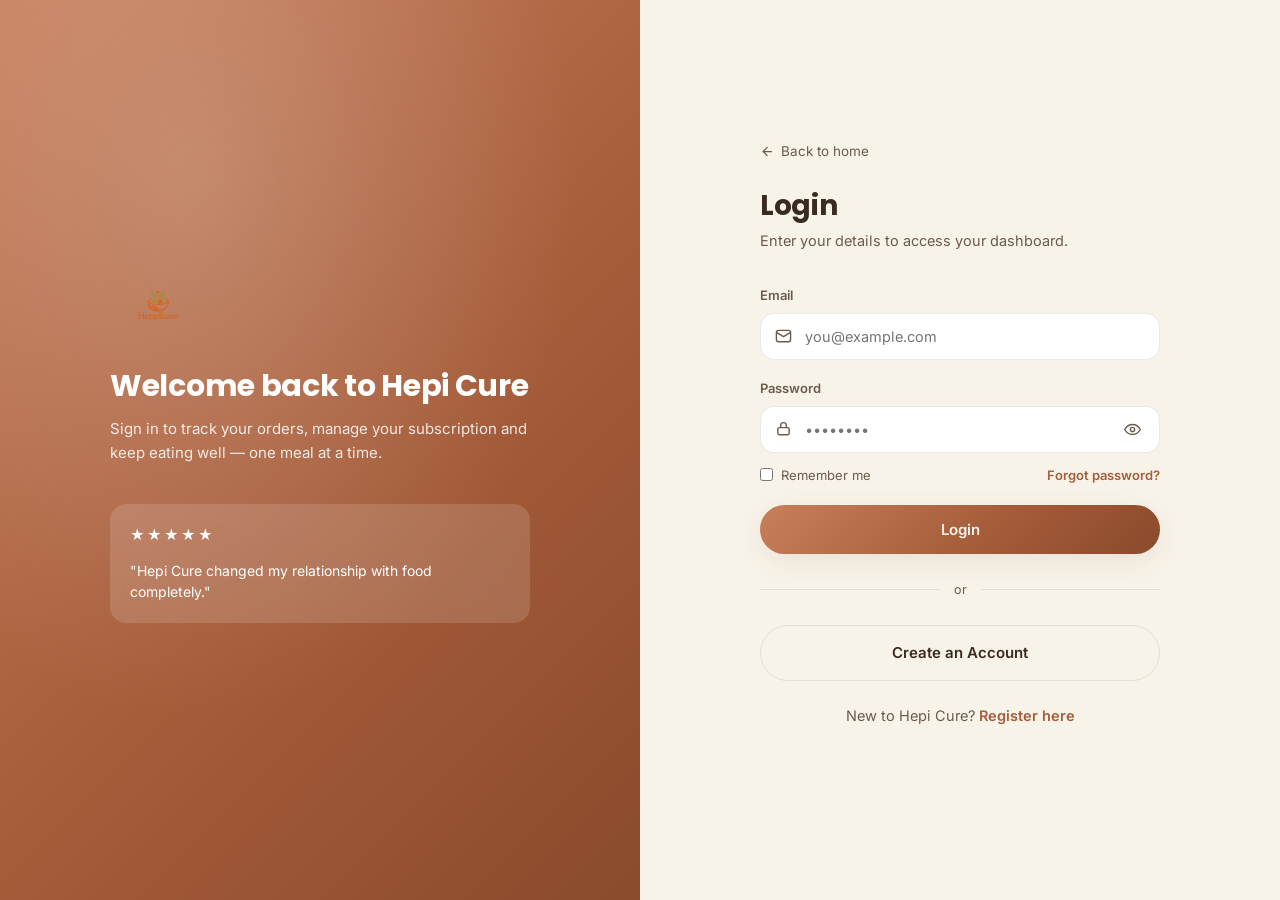
<file: login.html>
<!DOCTYPE html>
<html lang="en">
<head>
<meta charset="UTF-8">
<meta name="viewport" content="width=device-width, initial-scale=1.0">
<title>Login — Hepi Cure</title>
<link rel="stylesheet" href="css/style.css">
</head>
<body>
<div class="auth-wrap">
  <div class="auth-visual">
    <div class="auth-visual-inner">
      <img src="images/logo.png" alt="Hepi Cure" class="auth-logo-img">
      <h2>Welcome back to Hepi Cure</h2>
      <p>Sign in to track your orders, manage your subscription and keep eating well — one meal at a time.</p>
      <div class="auth-quote">
        <div class="testi-stars" style="color:#fff">★★★★★</div>
        <p style="color:#fff; font-size:14px; margin-top:8px;">"Hepi Cure changed my relationship with food completely."</p>
      </div>
    </div>
  </div>
  <div class="auth-form-side">
    <div class="auth-box">
      <a href="index.html" class="back">
        <svg width="15" height="15" viewBox="0 0 24 24" fill="none" stroke="currentColor" stroke-width="2"><path d="M19 12H5M12 19l-7-7 7-7"/></svg>
        Back to home
      </a>
      <h1>Login</h1>
      <p>Enter your details to access your dashboard.</p>

      <form id="loginForm" novalidate>
        <div class="field">
          <label for="email">Email</label>
          <div class="input-wrap">
            <svg width="17" height="17" viewBox="0 0 24 24" fill="none" stroke="currentColor" stroke-width="2"><rect x="2" y="4" width="20" height="16" rx="3"/><path d="M2 7l10 6 10-6"/></svg>
            <input type="email" id="email" placeholder="you@example.com" required>
          </div>
        </div>
        <div class="field">
          <label for="password">Password</label>
          <div class="input-wrap">
            <svg width="17" height="17" viewBox="0 0 24 24" fill="none" stroke="currentColor" stroke-width="2"><rect x="4" y="10" width="16" height="10" rx="2"/><path d="M8 10V7a4 4 0 0 1 8 0v3"/></svg>
            <input type="password" id="password" placeholder="••••••••" required>
            <button type="button" class="toggle-pass" aria-label="Show password">
              <svg width="17" height="17" viewBox="0 0 24 24" fill="none" stroke="currentColor" stroke-width="2"><path d="M1 12s4-7 11-7 11 7 11 7-4 7-11 7-11-7-11-7z"/><circle cx="12" cy="12" r="3"/></svg>
            </button>
          </div>
        </div>
        <div class="field-row">
          <label class="checkbox-row"><input type="checkbox" style="width:auto;"> Remember me</label>
          <a href="forgot-password.html" class="link-accent">Forgot password?</a>
        </div>
        <p class="form-error" id="loginError"></p>
        <button type="submit" class="btn btn-primary btn-block">Login</button>
      </form>

      <div class="auth-divider">or</div>
      <a href="register.html" class="btn btn-outline btn-block">Create an Account</a>
      <p class="auth-switch">New to Hepi Cure? <a href="register.html" class="link-accent">Register here</a></p>
    </div>
  </div>
</div>

<script src="js/data.js"></script>
<script src="js/app.js"></script>
<script>
  initPassToggle();

  // if already logged in, skip straight to dashboard
  if(Auth.currentUser()){ /* stay, let user choose to re-login or navigate away */ }

  document.getElementById("loginForm").addEventListener("submit", (e)=>{
    e.preventDefault();
    const errEl = document.getElementById("loginError");
    errEl.classList.remove("show");
    const email = document.getElementById("email").value.trim();
    const password = document.getElementById("password").value;
    try{
      Auth.login({email, password});
      toast("Welcome back!");
      setTimeout(()=> window.location.href = Auth.currentUser()?.assessmentDone ? "dashboard.html" : "assessment.html", 500);
    }catch(err){
      errEl.textContent = err.message;
      errEl.classList.add("show");
    }
  });
</script>
</body>
</html>
</file>
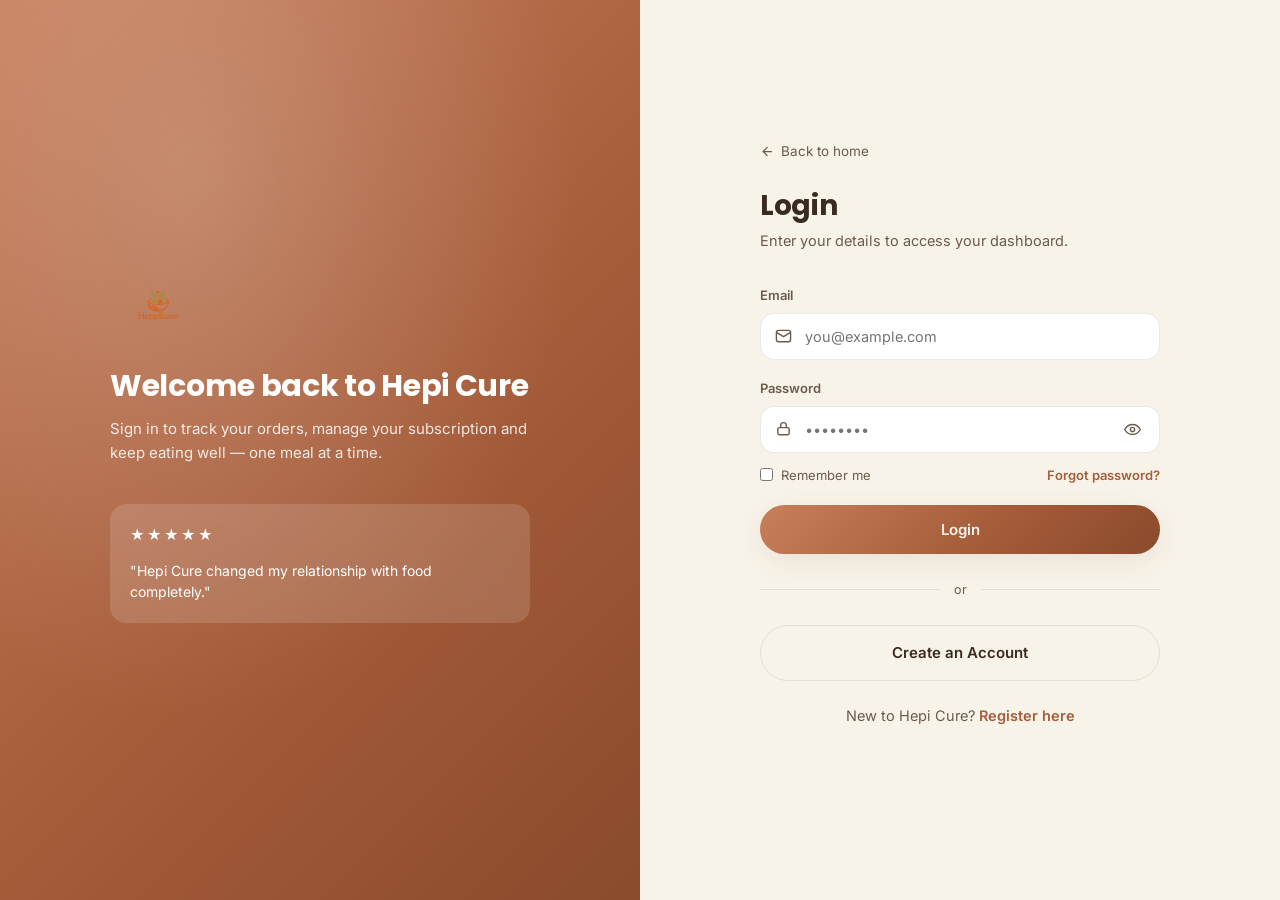
<file: profile.html>
<!DOCTYPE html>
<html lang="en">
<head>
<meta charset="UTF-8">
<meta name="viewport" content="width=device-width, initial-scale=1.0">
<title>Profile — Hepi Cure</title>
<link rel="stylesheet" href="css/style.css">
</head>
<body>
<div class="app-shell">
  <div class="container app-topbar">
    <div class="app-greet"><div><h1>Profile</h1><p>Your account details</p></div></div>
  </div>

  <div class="container" style="max-width:560px;">
    <div class="card reveal in" style="text-align:center; margin-bottom:20px;">
      <h3 id="pName" style="font-size:19px;">User</h3>
      <p id="pEmail" style="color:var(--text-muted); font-size:13.5px;">user@example.com</p>
      <span class="pill green" id="assessStatus" style="margin-top:10px; display:inline-block;">Assessment Pending</span>
    </div>

    <div class="card reveal in" id="editCard">
      <h3 style="font-size:15px; margin-bottom:18px;">Edit Profile</h3>
      <div class="field"><label>Full Name</label><div class="input-wrap"><input type="text" id="editName"></div></div>
      <div class="field"><label>Phone Number</label><div class="input-wrap"><input type="tel" id="editPhone"></div></div>
      <button class="btn btn-primary btn-block" onclick="saveProfile()">Save Changes</button>
    </div>

    <div class="card reveal in" style="margin-top:20px; display:flex; flex-direction:column; gap:2px; padding:8px;">
      <a href="assessment.html" style="display:flex; justify-content:space-between; align-items:center; padding:16px; border-radius:14px;" class="profile-row">
        <span style="display:flex; align-items:center; gap:12px; font-size:14px; font-weight:600;">
          <svg width="18" height="18" viewBox="0 0 24 24" fill="none" stroke="var(--olive)" stroke-width="2"><path d="M9 11l3 3L22 4"/><path d="M21 12v7a2 2 0 0 1-2 2H5a2 2 0 0 1-2-2V5a2 2 0 0 1 2-2h11"/></svg>
          Health Assessment
        </span>
        <svg width="16" height="16" viewBox="0 0 24 24" fill="none" stroke="currentColor" stroke-width="2"><path d="M9 18l6-6-6-6"/></svg>
      </a>
      <a href="subscription-status.html" style="display:flex; justify-content:space-between; align-items:center; padding:16px; border-radius:14px;" class="profile-row">
        <span style="display:flex; align-items:center; gap:12px; font-size:14px; font-weight:600;">
          <svg width="18" height="18" viewBox="0 0 24 24" fill="none" stroke="var(--olive)" stroke-width="2"><rect x="3" y="4" width="18" height="18" rx="3"/><path d="M8 2v4M16 2v4M3 10h18"/></svg>
          My Subscription
        </span>
        <svg width="16" height="16" viewBox="0 0 24 24" fill="none" stroke="currentColor" stroke-width="2"><path d="M9 18l6-6-6-6"/></svg>
      </a>
      <button onclick="doLogout()" style="display:flex; justify-content:space-between; align-items:center; padding:16px; border-radius:14px; width:100%; text-align:left;" class="profile-row">
        <span style="display:flex; align-items:center; gap:12px; font-size:14px; font-weight:600; color:#B4472F;">
          <svg width="18" height="18" viewBox="0 0 24 24" fill="none" stroke="#B4472F" stroke-width="2"><path d="M9 21H5a2 2 0 0 1-2-2V5a2 2 0 0 1 2-2h4"/><path d="M16 17l5-5-5-5"/><path d="M21 12H9"/></svg>
          Logout
        </span>
      </button>
    </div>
  </div>
</div>

<div class="bottom-nav">
  <a href="dashboard.html" class="bn-item">
    <svg width="20" height="20" viewBox="0 0 24 24" fill="none" stroke="currentColor" stroke-width="2"><path d="M3 11l9-8 9 8"/><path d="M5 10v10h14V10"/></svg>
    Home
  </a>
  <a href="subscription-status.html" class="bn-item">
    <svg width="20" height="20" viewBox="0 0 24 24" fill="none" stroke="currentColor" stroke-width="2"><rect x="3" y="4" width="18" height="18" rx="3"/><path d="M8 2v4M16 2v4M3 10h18"/></svg>
    Subscription
  </a>
  <a href="track-order.html" class="bn-item">
    <svg width="20" height="20" viewBox="0 0 24 24" fill="none" stroke="currentColor" stroke-width="2"><circle cx="12" cy="12" r="9"/><path d="M12 7v5l3 3"/></svg>
    Track Order
  </a>
  <a href="profile.html" class="bn-item active">
    <svg width="20" height="20" viewBox="0 0 24 24" fill="none" stroke="currentColor" stroke-width="2"><circle cx="12" cy="8" r="4"/><path d="M4 21c1.5-4 5-6 8-6s6.5 2 8 6"/></svg>
    Profile
  </a>
</div>

<style>.profile-row:hover{ background:var(--cream-deep); }</style>

<script src="js/data.js"></script>
<script src="js/app.js"></script>
<script>
  Auth.requireLogin();
  const user = Auth.currentUser();
  document.getElementById("pName").textContent = user.name;
  document.getElementById("pEmail").textContent = user.email;
  document.getElementById("editName").value = user.name;
  document.getElementById("editPhone").value = user.phone;
  const badge = document.getElementById("assessStatus");
  if(user.assessmentDone){ badge.textContent = "Assessment Complete"; badge.className="pill green"; }
  else { badge.textContent = "Assessment Pending"; badge.className="pill orange"; }

  function saveProfile(){
    Auth.updateCurrent({ name: document.getElementById("editName").value, phone: document.getElementById("editPhone").value });
    document.getElementById("pName").textContent = document.getElementById("editName").value;
    toast("Profile updated");
  }
  function doLogout(){
    Auth.logout();
    window.location.href = "index.html";
  }
</script>
</body>
</html>
</file>
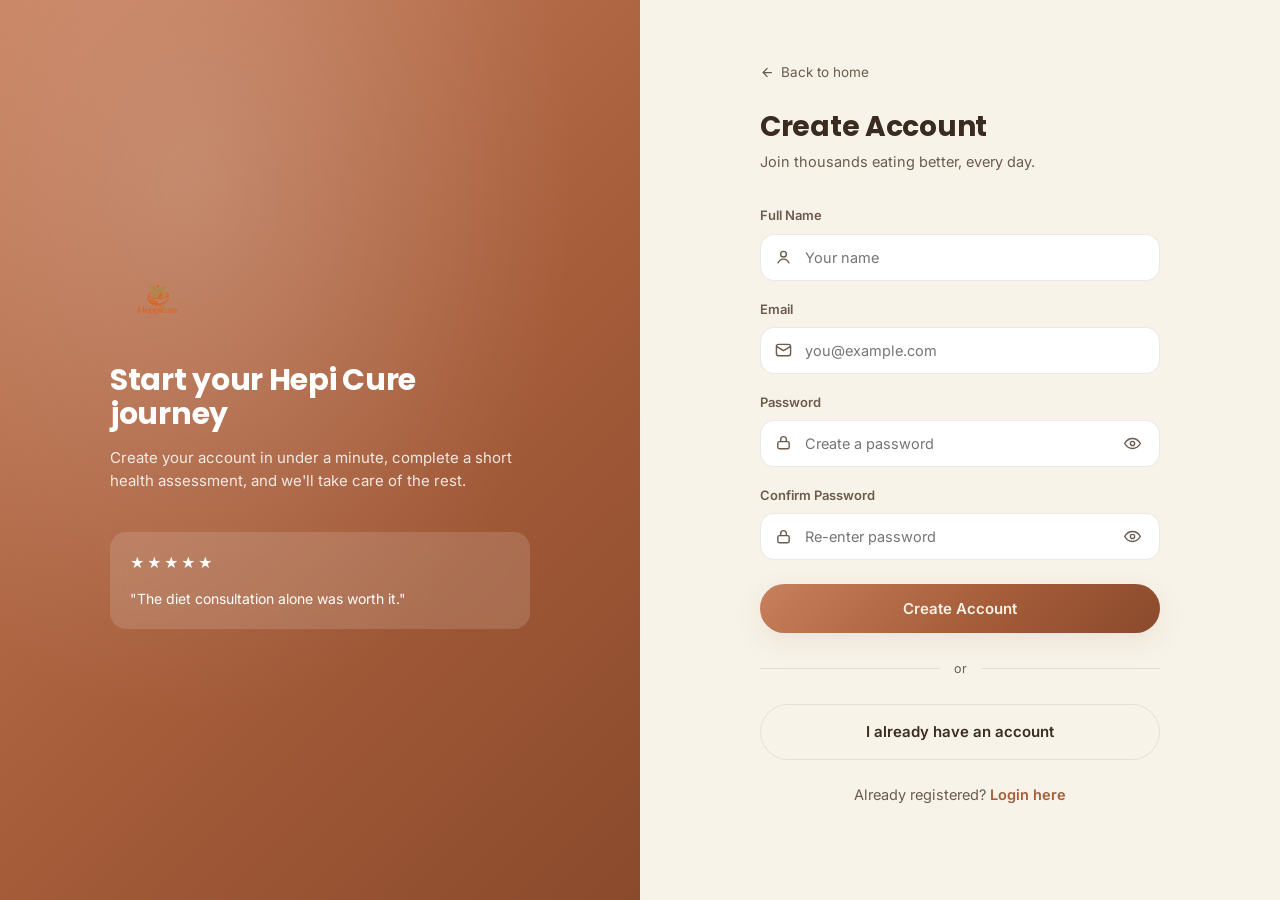
<file: register.html>
<!DOCTYPE html>
<html lang="en">
<head>
<meta charset="UTF-8">
<meta name="viewport" content="width=device-width, initial-scale=1.0">
<title>Register — Hepi Cure</title>
<link rel="stylesheet" href="css/style.css">
</head>
<body>
<div class="auth-wrap">
  <div class="auth-visual">
    <div class="auth-visual-inner">
      <img src="images/logo.png" alt="Hepi Cure" class="auth-logo-img">
      <h2>Start your Hepi Cure journey</h2>
      <p>Create your account in under a minute, complete a short health assessment, and we'll take care of the rest.</p>
      <div class="auth-quote">
        <div class="testi-stars" style="color:#fff">★★★★★</div>
        <p style="color:#fff; font-size:14px; margin-top:8px;">"The diet consultation alone was worth it."</p>
      </div>
    </div>
  </div>
  <div class="auth-form-side">
    <div class="auth-box">
      <a href="index.html" class="back">
        <svg width="15" height="15" viewBox="0 0 24 24" fill="none" stroke="currentColor" stroke-width="2"><path d="M19 12H5M12 19l-7-7 7-7"/></svg>
        Back to home
      </a>
      <h1>Create Account</h1>
      <p>Join thousands eating better, every day.</p>

      <form id="registerForm" novalidate>
        <div class="field">
          <label for="name">Full Name</label>
          <div class="input-wrap">
            <svg width="17" height="17" viewBox="0 0 24 24" fill="none" stroke="currentColor" stroke-width="2"><circle cx="12" cy="8" r="4"/><path d="M4 21c1.5-4 5-6 8-6s6.5 2 8 6"/></svg>
            <input type="text" id="name" placeholder="Your name" required>
          </div>
        </div>
        <div class="field">
          <label for="email">Email</label>
          <div class="input-wrap">
            <svg width="17" height="17" viewBox="0 0 24 24" fill="none" stroke="currentColor" stroke-width="2"><rect x="2" y="4" width="20" height="16" rx="3"/><path d="M2 7l10 6 10-6"/></svg>
            <input type="email" id="email" placeholder="you@example.com" required>
          </div>
        </div>
        <div class="field">
          <label for="password">Password</label>
          <div class="input-wrap">
            <svg width="17" height="17" viewBox="0 0 24 24" fill="none" stroke="currentColor" stroke-width="2"><rect x="4" y="10" width="16" height="10" rx="2"/><path d="M8 10V7a4 4 0 0 1 8 0v3"/></svg>
            <input type="password" id="password" placeholder="Create a password" required minlength="6">
            <button type="button" class="toggle-pass" aria-label="Show password">
              <svg width="17" height="17" viewBox="0 0 24 24" fill="none" stroke="currentColor" stroke-width="2"><path d="M1 12s4-7 11-7 11 7 11 7-4 7-11 7-11-7-11-7z"/><circle cx="12" cy="12" r="3"/></svg>
            </button>
          </div>
        </div>
        <div class="field">
          <label for="confirm">Confirm Password</label>
          <div class="input-wrap">
            <svg width="17" height="17" viewBox="0 0 24 24" fill="none" stroke="currentColor" stroke-width="2"><rect x="4" y="10" width="16" height="10" rx="2"/><path d="M8 10V7a4 4 0 0 1 8 0v3"/></svg>
            <input type="password" id="confirm" placeholder="Re-enter password" required minlength="6">
            <button type="button" class="toggle-pass" aria-label="Show password">
              <svg width="17" height="17" viewBox="0 0 24 24" fill="none" stroke="currentColor" stroke-width="2"><path d="M1 12s4-7 11-7 11 7 11 7-4 7-11 7-11-7-11-7z"/><circle cx="12" cy="12" r="3"/></svg>
            </button>
          </div>
        </div>
        <p class="form-error" id="regError"></p>
        <button type="submit" class="btn btn-primary btn-block" style="margin-top:6px;">Create Account</button>
      </form>

      <div class="auth-divider">or</div>
      <a href="login.html" class="btn btn-outline btn-block">I already have an account</a>
      <p class="auth-switch">Already registered? <a href="login.html" class="link-accent">Login here</a></p>
    </div>
  </div>
</div>

<script src="js/data.js"></script>
<script src="js/app.js"></script>
<script>
  initPassToggle();

  document.getElementById("registerForm").addEventListener("submit", (e)=>{
    e.preventDefault();
    const errEl = document.getElementById("regError");
    errEl.classList.remove("show");
    const name = document.getElementById("name").value.trim();
    const email = document.getElementById("email").value.trim();
    const password = document.getElementById("password").value;
    const confirm = document.getElementById("confirm").value;

    if(password !== confirm){
      errEl.textContent = "Passwords do not match.";
      errEl.classList.add("show");
      return;
    }
    try{
      Auth.register({
        name,
        email,
        password
      });
      toast("Account created! Welcome to Hepi Cure 🌿");
      setTimeout(()=>{
        const pendingOrder = sessionStorage.getItem("hc_pending_order");
        if(pendingOrder){
          sessionStorage.removeItem("hc_pending_order");
          const meal = MEALS.find(m=>m.id===pendingOrder);
          if(meal){
            const order = createCustomerOrder(meal);
            sessionStorage.setItem("hc_last_order", order?.id || "");
            window.location.href = orderLink(meal, order);
          }else{
            window.location.href = "dashboard.html";
          }
        }else{
          window.location.href = "assessment.html";
        }
      }, 600);
    }catch(err){
      errEl.textContent = err.message;
      errEl.classList.add("show");
    }
  });
</script>
</body>
</html>
</file>
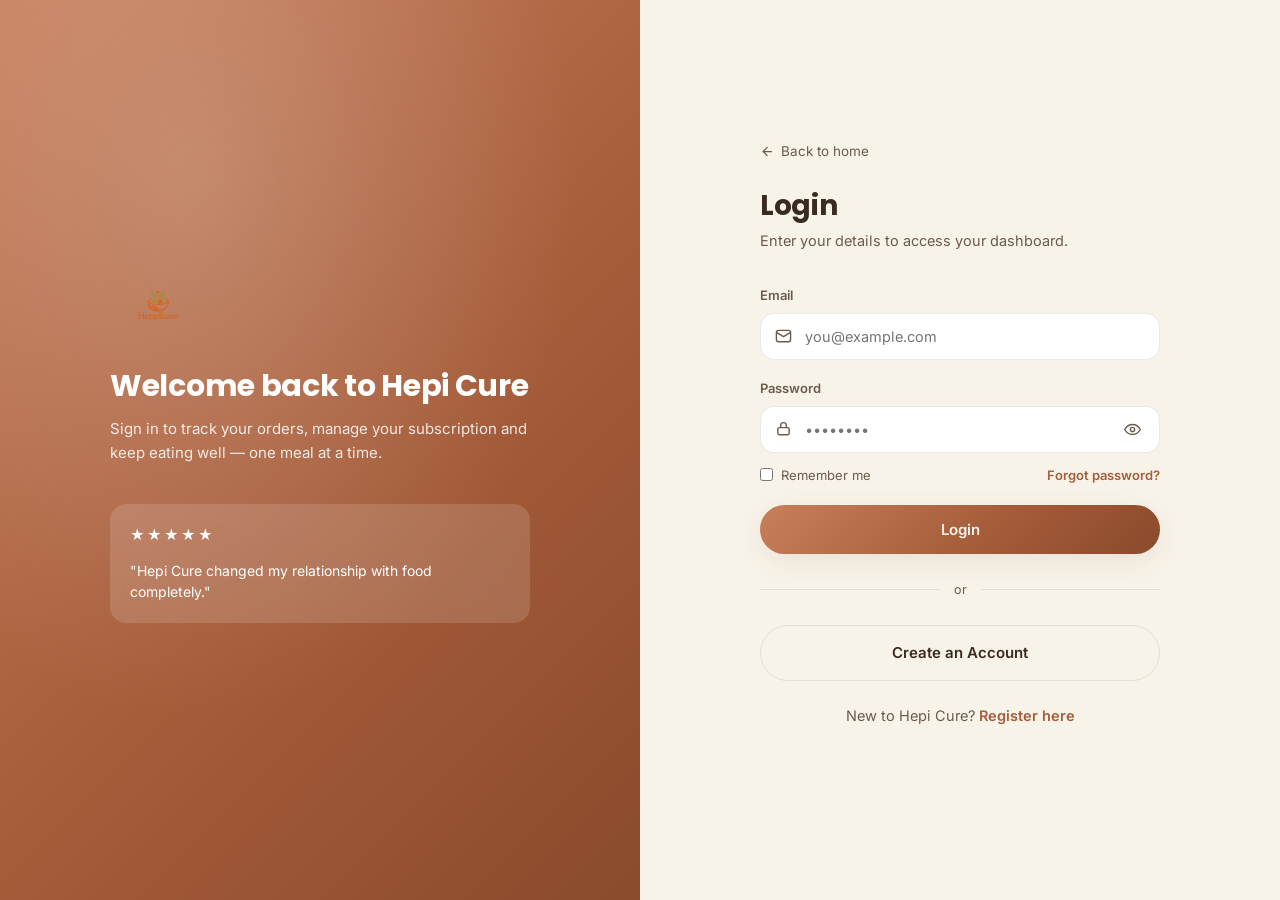
<file: subscription-status.html>
<!DOCTYPE html>
<html lang="en">
<head>
<meta charset="UTF-8">
<meta name="viewport" content="width=device-width, initial-scale=1.0">
<title>My Subscription — Hepi Cure</title>
<link rel="stylesheet" href="css/style.css">
</head>
<body>
<div class="app-shell">
  <div class="container app-topbar">
    <div class="app-greet">
      <div><h1>Subscription</h1><p>Manage your active plan</p></div>
    </div>
  </div>

  <div class="container" style="max-width:640px;">
    <div class="card reveal in" id="planCard"></div>

    <div class="card reveal in" style="margin-top:20px;">
      <h3 style="font-size:16px; margin-bottom:16px;">Explore other plans</h3>
      <div style="display:flex; flex-direction:column; gap:12px;" id="otherPlans"></div>
    </div>
  </div>
</div>

<div class="bottom-nav">
  <a href="dashboard.html" class="bn-item">
    <svg width="20" height="20" viewBox="0 0 24 24" fill="none" stroke="currentColor" stroke-width="2"><path d="M3 11l9-8 9 8"/><path d="M5 10v10h14V10"/></svg>
    Home
  </a>
  <a href="subscription-status.html" class="bn-item active">
    <svg width="20" height="20" viewBox="0 0 24 24" fill="none" stroke="currentColor" stroke-width="2"><rect x="3" y="4" width="18" height="18" rx="3"/><path d="M8 2v4M16 2v4M3 10h18"/></svg>
    Subscription
  </a>
  <a href="track-order.html" class="bn-item">
    <svg width="20" height="20" viewBox="0 0 24 24" fill="none" stroke="currentColor" stroke-width="2"><circle cx="12" cy="12" r="9"/><path d="M12 7v5l3 3"/></svg>
    Track Order
  </a>
  <a href="profile.html" class="bn-item">
    <svg width="20" height="20" viewBox="0 0 24 24" fill="none" stroke="currentColor" stroke-width="2"><circle cx="12" cy="8" r="4"/><path d="M4 21c1.5-4 5-6 8-6s6.5 2 8 6"/></svg>
    Profile
  </a>
</div>

<script src="js/data.js"></script>
<script src="js/app.js"></script>
<script>
  Auth.requireLogin();
  const user = Auth.currentUser();
  const plan = PLANS.find(p => p.id === user.plan);

  function daysLeft(){
    if(!user.planStart) return 30;
    const elapsed = Math.floor((Date.now() - user.planStart) / 86400000);
    return Math.max(0, 30 - elapsed);
  }

  const card = document.getElementById("planCard");
  if(plan){
    const remaining = daysLeft();
    card.innerHTML = `
      <div style="display:flex; justify-content:space-between; align-items:flex-start;">
        <div>
          <span class="pill green">Active</span>
          <h3 style="margin-top:10px; font-size:19px;">${plan.name} Plan</h3>
          <p style="color:var(--text-muted); font-size:13px;">₹${plan.price} ${plan.period}</p>
        </div>
      </div>
      <div class="stat-row">
        <div class="stat-box"><strong>${remaining}</strong><span>Days Left</span></div>
        <div class="stat-box"><strong>${remaining*2}</strong><span>Meals Remaining</span></div>
        <div class="stat-box"><strong>${new Date(Date.now()+remaining*86400000).toLocaleDateString('en-IN',{day:'numeric',month:'short'})}</strong><span>Renews On</span></div>
      </div>
      <div style="display:grid; grid-template-columns:1fr 1fr; gap:12px; margin-top:6px;">
        <a href="${waLink('Hi Hepi Cure,\\nI would like to renew my '+plan.name+' Plan.\\n\\nMy Name: \\nPhone Number: \\n\\nThank you.')}" target="_blank" rel="noopener" class="btn btn-primary btn-block">Renew</a>
        <button class="btn btn-outline btn-block" onclick="pauseSub()">Pause</button>
      </div>`;
  } else {
    card.innerHTML = `
      <div style="text-align:center; padding:20px 0;">
        <h3 style="margin-bottom:8px;">No active subscription</h3>
        <p style="color:var(--text-muted); font-size:14px; margin-bottom:20px;">Choose a plan to start receiving healthy meals every day.</p>
        <a href="subscription.html" class="btn btn-primary">Browse Plans</a>
      </div>`;
  }

  document.getElementById("otherPlans").innerHTML = PLANS.filter(p=>p.id!==user.plan).map(p=>`
    <div style="display:flex; justify-content:space-between; align-items:center; padding:14px 16px; border:1px solid var(--border); border-radius:14px;">
      <div>
        <strong style="font-family:var(--font-head); font-size:14px;">${p.name}</strong>
        <div style="font-size:12.5px; color:var(--text-muted);">₹${p.price} ${p.period}</div>
      </div>
      <a href="${subscribeLink(p.name)}" target="_blank" rel="noopener" class="btn btn-sm btn-outline" onclick="Auth.updateCurrent({plan:'${p.id}', planName:'${p.name}', planStart: Date.now()})">Switch</a>
    </div>`).join("");

  function pauseSub(){
    toast("Subscription paused — resume any time from this page");
  }
</script>
</body>
</html>
</file>
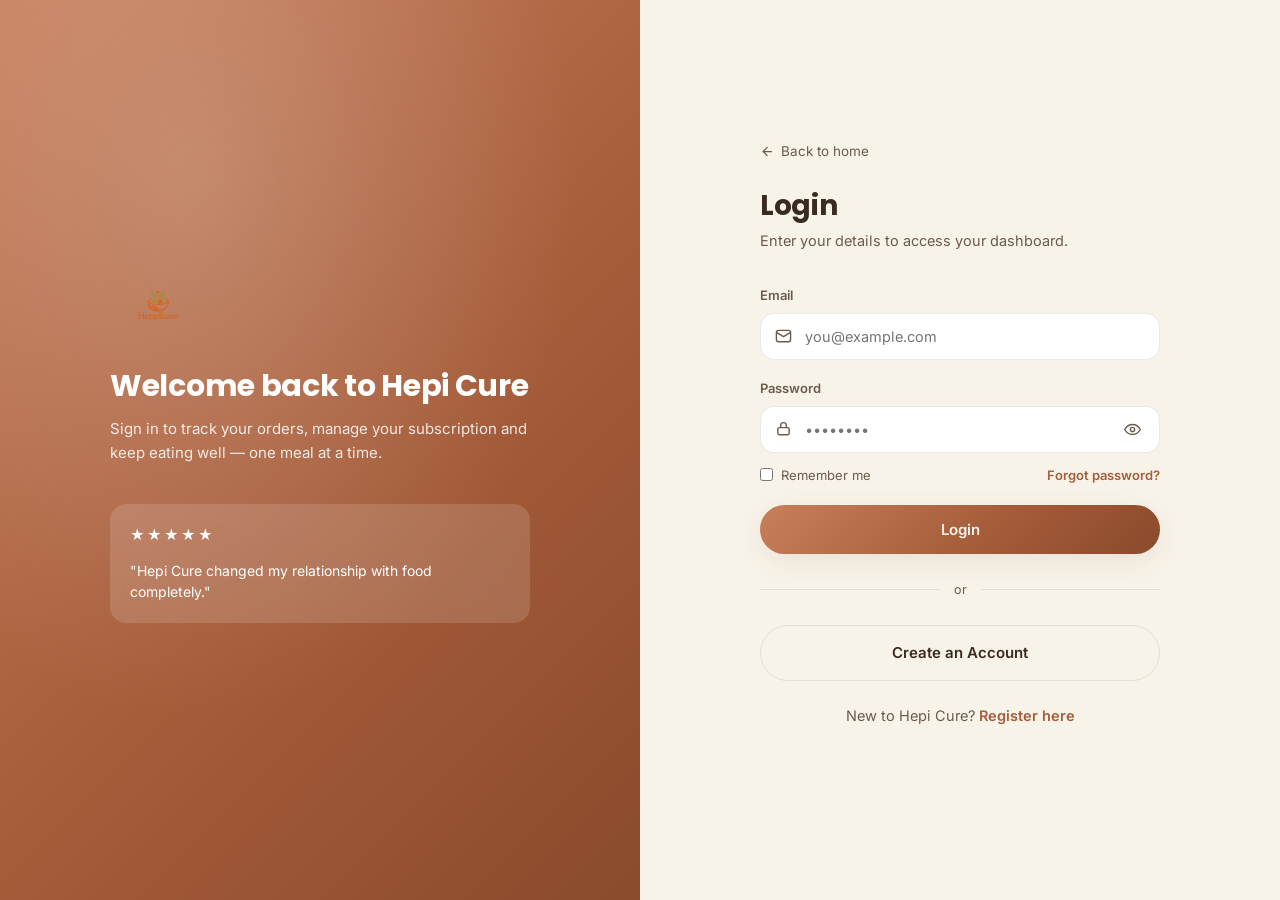
<file: subscription.html>
<!DOCTYPE html>
<html lang="en">
<head>
<meta charset="UTF-8">
<meta name="viewport" content="width=device-width, initial-scale=1.0">
<title>Choose a Plan — Hepi Cure</title>
<link rel="stylesheet" href="css/style.css">
</head>
<body>

<nav class="nav">
  <div class="container nav-inner">
    <a href="index.html" class="logo"><img src="images/logo.png" alt="Hepi Cure" class="logo-img"></a>
    <div class="nav-actions">
      <button class="theme-toggle" onclick="toggleTheme()" aria-label="Toggle dark mode">
        <svg width="18" height="18" viewBox="0 0 24 24" fill="none" stroke="currentColor" stroke-width="2"><circle cx="12" cy="12" r="4"/><path d="M12 2v2M12 20v2M4.9 4.9l1.4 1.4M17.7 17.7l1.4 1.4M2 12h2M20 12h2M4.9 19.1l1.4-1.4M17.7 6.3l1.4-1.4"/></svg>
      </button>
      <span id="skipLink"></span>
    </div>
  </div>
</nav>

<section class="section" style="padding-top:48px;">
  <div class="container">
    <div class="section-head center reveal">
      <span class="eyebrow">Choose Your Plan</span>
      <h2>Pick the plan that fits your goals</h2>
      <p>Subscribing is instant — tap a plan and confirm your details on WhatsApp. No card required.</p>
    </div>
    <div class="pricing-grid" id="pricing-grid"></div>
  </div>
</section>

<script src="js/data.js"></script>
<script src="js/app.js"></script>
<script>
  Auth.requireLogin();

  document.getElementById("pricing-grid").innerHTML = PLANS.map(p=>`
    <div class="price-card reveal in ${p.featured?'featured':''}">
      ${p.featured?'<span class="ribbon">Most Popular</span>':''}
      <h3>${p.name} Plan</h3>
      <p style="font-size:13px;${p.featured?'color:rgba(255,255,255,.8)':'color:var(--text-muted)'}">${p.tagline}</p>
      <div class="plan-price">₹${p.price}<span> ${p.period}</span></div>
      <ul class="price-list">
        ${p.features.map(f=>`<li><svg width="16" height="16" viewBox="0 0 24 24" fill="none" stroke="currentColor" stroke-width="2.5"><path d="M20 6L9 17l-5-5"/></svg>${f}</li>`).join("")}
      </ul>
      <a href="${subscribeLink(p.name)}" target="_blank" rel="noopener" class="btn ${p.featured?'btn-ghost-light':'btn-primary'} btn-block" onclick="choosePlan('${p.id}','${p.name}')">Subscribe on WhatsApp</a>
    </div>`).join("");

  function choosePlan(id, name){
    Auth.updateCurrent({ plan:id, planName:name, planStart: Date.now() });
    toast(`${name} plan selected — confirm on WhatsApp`);
    setTimeout(()=>{ window.location.href = "dashboard.html"; }, 1200);
  }

  document.getElementById("skipLink").innerHTML = `<a href="dashboard.html" class="btn btn-outline btn-sm">Skip to Dashboard</a>`;
  document.addEventListener("DOMContentLoaded", initReveal);
</script>
</body>
</html>
</file>
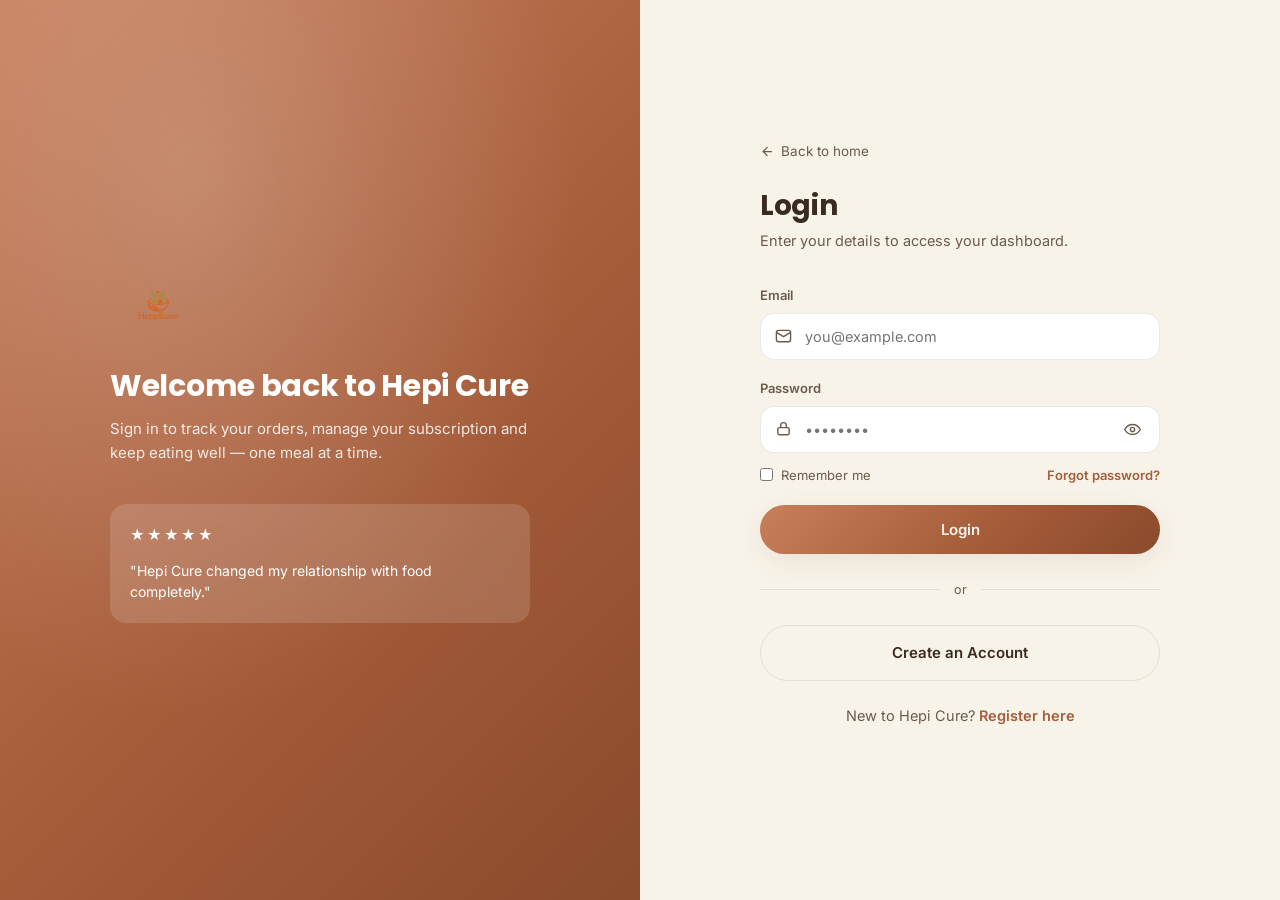
<file: track-order.html>
<!DOCTYPE html>
<html lang="en"><head><meta charset="UTF-8"><meta name="viewport" content="width=device-width,initial-scale=1.0"><title>Track Order — Hepi Cure</title><link rel="stylesheet" href="css/style.css"></head>
<body><div class="app-shell"><div class="container app-topbar"><div class="app-greet"><div><h1>Track Order</h1><p>Status updated by the Hepi Cure admin team</p></div></div></div><div class="container track-container" id="trackContainer"></div></div><div class="bottom-nav"><a href="dashboard.html" class="bn-item">⌂<span>Home</span></a><a href="subscription-status.html" class="bn-item">▣<span>Subscription</span></a><a href="track-order.html" class="bn-item active">◷<span>Track Order</span></a><a href="profile.html" class="bn-item">◯<span>Profile</span></a></div><script src="js/data.js"></script><script src="js/app.js"></script><script>Auth.requireLogin();const statusFlow=['Order Placed','Preparing','Out for Delivery','Delivered'];const user=Auth.currentUser();const orders=getOrders().filter(o=>(o.email&&o.email.toLowerCase()===user.email.toLowerCase())||(!o.email&&o.phone&&o.phone===user.phone)).sort((a,b)=>(b.createdAt||0)-(a.createdAt||0));const box=document.getElementById('trackContainer');function esc(v){return String(v??'').replace(/[&<>"']/g,m=>({'&':'&amp;','<':'&lt;','>':'&gt;','"':'&quot;',"'":'&#39;'}[m]));}function fmt(t){return t?new Date(t).toLocaleString([], {dateStyle:'medium',timeStyle:'short'}):'Pending';}if(!orders.length){box.innerHTML='<div class="card empty-order-card"><div class="empty-order-icon">🛍️</div><h2>No orders yet</h2><p>Place a meal order and its status will appear here.</p><a href="dashboard.html" class="btn btn-primary">Browse Meals</a></div>';}else{box.innerHTML=orders.map((o,index)=>{const current=statusFlow.indexOf(o.status);const cancelled=o.status==='Cancelled';const steps=statusFlow.map((st,i)=>{const done=!cancelled&&i<current;const active=!cancelled&&i===current;return `<div class="tl-step ${done?'done':''} ${active?'current':''}"><div class="tl-dot">${done?'✓':active?'●':'○'}</div><div class="tl-content"><h4>${st}</h4><p>${fmt(o.statusTimes?.[st])}</p></div></div>`}).join('');return `<div class="card order-track-card ${index?'secondary-order':''}"><div class="order-track-head"><div><span class="pill ${o.status==='Delivered'?'green':cancelled?'red':o.status==='Order Placed'?'gray':'orange'}">${esc(o.status)}</span><h3>Order #${esc(o.id)}</h3><p>${esc(o.meal)} · ₹${esc(o.price||'')}</p></div><small>${fmt(o.createdAt)}</small></div>${cancelled?'<div class="cancelled-note">This order was cancelled.</div>':`<div class="timeline">${steps}</div>`}<a class="btn btn-olive btn-block" target="_blank" rel="noopener" href="${waLink(`Hi Hepi Cure, I need help with order #${o.id}`)}">Chat on WhatsApp for Support</a></div>`}).join('');}</script></body></html>
</file>
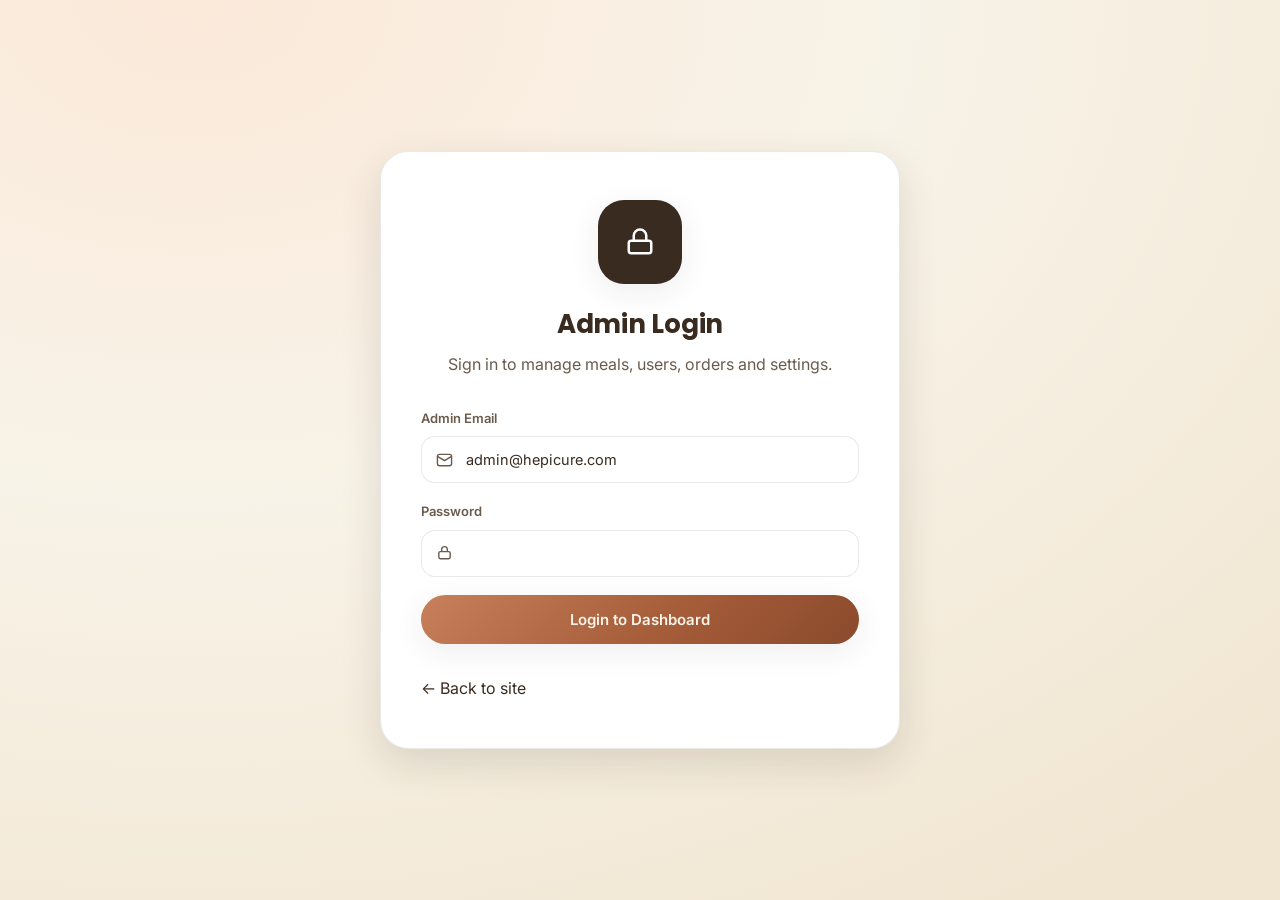
<file: admin/dashboard.html>
<!DOCTYPE html>
<html lang="en">
<head>
<meta charset="UTF-8">
<meta name="viewport" content="width=device-width, initial-scale=1.0">
<title>Admin Dashboard — Hepi Cure</title>
<link rel="stylesheet" href="../css/style.css">
</head>
<body>
<div class="admin-shell">
  <aside class="admin-sidebar">
    <a href="../index.html" class="logo"><img src="../images/logo.png" alt="Hepi Cure" class="logo-img"></a>
    <nav class="admin-nav" id="adminNav">
      <a data-tab="overview" class="active"><svg width="17" height="17" viewBox="0 0 24 24" fill="none" stroke="currentColor" stroke-width="2"><rect x="3" y="3" width="7" height="9"/><rect x="14" y="3" width="7" height="5"/><rect x="14" y="12" width="7" height="9"/><rect x="3" y="16" width="7" height="5"/></svg>Dashboard</a>
      <a data-tab="users"><svg width="17" height="17" viewBox="0 0 24 24" fill="none" stroke="currentColor" stroke-width="2"><path d="M17 21v-2a4 4 0 0 0-4-4H5a4 4 0 0 0-4 4v2"/><circle cx="9" cy="7" r="4"/><path d="M23 21v-2a4 4 0 0 0-3-3.87M16 3.13a4 4 0 0 1 0 7.75"/></svg>Users</a>
      <a data-tab="meals"><svg width="17" height="17" viewBox="0 0 24 24" fill="none" stroke="currentColor" stroke-width="2"><path d="M3 2v7c0 1.1.9 2 2 2h1v11M9 2v20M15 2c-1.5 0-3 1.5-3 4v4h6V6c0-2.5-1.5-4-3-4z"/></svg>Meals</a>
      <a data-tab="categories"><svg width="17" height="17" viewBox="0 0 24 24" fill="none" stroke="currentColor" stroke-width="2"><rect x="3" y="3" width="8" height="8" rx="2"/><rect x="13" y="3" width="8" height="8" rx="2"/><rect x="3" y="13" width="8" height="8" rx="2"/><rect x="13" y="13" width="8" height="8" rx="2"/></svg>Categories</a>
      <a data-tab="subscriptions"><svg width="17" height="17" viewBox="0 0 24 24" fill="none" stroke="currentColor" stroke-width="2"><rect x="3" y="4" width="18" height="18" rx="3"/><path d="M8 2v4M16 2v4M3 10h18"/></svg>Subscriptions</a>
      <a data-tab="orders"><svg width="17" height="17" viewBox="0 0 24 24" fill="none" stroke="currentColor" stroke-width="2"><path d="M6 2l1.5 3h9L18 2"/><rect x="3" y="5" width="18" height="16" rx="2"/><path d="M9 11a3 3 0 0 0 6 0"/></svg>Orders</a>
      <a data-tab="settings"><svg width="17" height="17" viewBox="0 0 24 24" fill="none" stroke="currentColor" stroke-width="2"><circle cx="12" cy="12" r="3"/><path d="M19.4 15a1.7 1.7 0 0 0 .3 1.9l.1.1a2 2 0 1 1-2.8 2.8l-.1-.1a1.7 1.7 0 0 0-1.9-.3 1.7 1.7 0 0 0-1 1.6V21a2 2 0 1 1-4 0v-.2a1.7 1.7 0 0 0-1-1.5 1.7 1.7 0 0 0-1.9.3l-.1.1a2 2 0 1 1-2.8-2.8l.1-.1a1.7 1.7 0 0 0 .3-1.9 1.7 1.7 0 0 0-1.6-1H3a2 2 0 1 1 0-4h.2a1.7 1.7 0 0 0 1.5-1 1.7 1.7 0 0 0-.3-1.9l-.1-.1a2 2 0 1 1 2.8-2.8l.1.1a1.7 1.7 0 0 0 1.9.3H9a1.7 1.7 0 0 0 1-1.6V3a2 2 0 1 1 4 0v.2a1.7 1.7 0 0 0 1 1.5 1.7 1.7 0 0 0 1.9-.3l.1-.1a2 2 0 1 1 2.8 2.8l-.1.1a1.7 1.7 0 0 0-.3 1.9V9a1.7 1.7 0 0 0 1.6 1H21a2 2 0 1 1 0 4h-.2a1.7 1.7 0 0 0-1.5 1z"/></svg>Settings</a>
    </nav>
    <button class="btn btn-outline btn-sm" style="color:#EFE4D6; border-color:rgba(255,255,255,.2);" onclick="adminLogout()">Logout</button>
  </aside>

  <main class="admin-main">
    <button class="admin-menu-btn" id="adminMenuBtn" aria-label="Open admin menu">☰</button>
    <div class="admin-header">
      <h1 id="pageTitle">Dashboard Overview</h1>
      <div style="display:flex; gap:10px; align-items:center;">
        <button class="theme-toggle" onclick="toggleTheme()" aria-label="Toggle dark mode">
          <svg width="18" height="18" viewBox="0 0 24 24" fill="none" stroke="currentColor" stroke-width="2"><circle cx="12" cy="12" r="4"/><path d="M12 2v2M12 20v2M4.9 4.9l1.4 1.4M17.7 17.7l1.4 1.4M2 12h2M20 12h2M4.9 19.1l1.4-1.4M17.7 6.3l1.4-1.4"/></svg>
        </button>
        <div class="admin-user-badge" aria-label="Administrator">A</div>
      </div>
    </div>

    <!-- OVERVIEW -->
    <section class="admin-tab-content active" id="tab-overview">
      <div class="kpi-grid">
        <div class="kpi-card"><div class="ic" style="background:rgba(166,93,58,.12); color:var(--terracotta);"><svg width="20" height="20" viewBox="0 0 24 24" fill="none" stroke="currentColor" stroke-width="2"><path d="M17 21v-2a4 4 0 0 0-4-4H5a4 4 0 0 0-4 4v2"/><circle cx="9" cy="7" r="4"/></svg></div><strong id="kpiUsers">0</strong><span>Total Users</span></div>
        <div class="kpi-card"><div class="ic" style="background:rgba(111,125,78,.14); color:var(--olive-dark);"><svg width="20" height="20" viewBox="0 0 24 24" fill="none" stroke="currentColor" stroke-width="2"><path d="M3 2v7c0 1.1.9 2 2 2h1v11M9 2v20"/></svg></div><strong id="kpiMeals">0</strong><span>Active Meals</span></div>
        <div class="kpi-card"><div class="ic" style="background:rgba(58,43,32,.1); color:var(--ink);"><svg width="20" height="20" viewBox="0 0 24 24" fill="none" stroke="currentColor" stroke-width="2"><rect x="3" y="4" width="18" height="18" rx="3"/><path d="M8 2v4M16 2v4M3 10h18"/></svg></div><strong id="kpiSubs">0</strong><span>Active Subscriptions</span></div>
        <div class="kpi-card"><div class="ic" style="background:rgba(37,211,102,.12); color:#1e9e52;"><svg width="20" height="20" viewBox="0 0 24 24" fill="none" stroke="currentColor" stroke-width="2"><path d="M6 2l1.5 3h9L18 2"/><rect x="3" y="5" width="18" height="16" rx="2"/></svg></div><strong id="kpiOrders">18</strong><span>Orders Today</span></div>
      </div>
      <div class="card">
        <h3 style="font-size:15px; margin-bottom:16px;">Recent Users</h3>
        <table class="data-table" id="recentUsersTable">
          <thead><tr><th>Name</th><th>Email</th><th>Plan</th><th>Assessment</th></tr></thead>
          <tbody></tbody>
        </table>
      </div>
    </section>

    <!-- USERS -->
    <section class="admin-tab-content" id="tab-users">
      <div class="table-toolbar">
        <input type="text" id="userSearch" placeholder="Search users by name or email...">
        <select id="userFilter"><option value="all">All Users</option><option value="done">Assessment Complete</option><option value="pending">Assessment Pending</option></select>
      </div>
      <table class="data-table">
        <thead><tr><th>Name</th><th>Email</th><th>Phone</th><th>Plan</th><th>Assessment</th></tr></thead>
        <tbody id="usersTableBody"></tbody>
      </table>
    </section>

    <!-- MEALS -->
    <section class="admin-tab-content" id="tab-meals">
      <div class="table-toolbar">
        <button class="btn btn-primary btn-sm" onclick="openMealModal()">+ Add Meal</button>
        <select id="mealCatFilter">
          <option value="all">All Categories</option>
        </select>
      </div>
      <table class="data-table">
        <thead><tr><th>Meal</th><th>Category</th><th>Calories</th><th>Protein</th><th>Price</th><th>Availability</th><th></th></tr></thead>
        <tbody id="mealsTableBody"></tbody>
      </table>
    </section>

    <!-- CATEGORIES -->
    <section class="admin-tab-content" id="tab-categories">
      <div class="table-toolbar">
        <button class="btn btn-primary btn-sm" onclick="openCategoryModal()">+ Add Category</button>
      </div>
      <div class="about-grid admin-category-grid" id="categoriesGrid"></div>
    </section>

    <!-- SUBSCRIPTIONS -->
    <section class="admin-tab-content" id="tab-subscriptions">
      <div class="pricing-grid" id="adminPlansGrid" style="margin-bottom:30px;"></div>
      <div class="card">
        <h3 style="font-size:15px; margin-bottom:16px;">Members by Plan</h3>
        <table class="data-table"><thead><tr><th>Name</th><th>Plan</th><th>Status</th></tr></thead><tbody id="subsTableBody"></tbody></table>
      </div>
    </section>

    <!-- ORDERS -->
    <section class="admin-tab-content" id="tab-orders">
      <div class="table-toolbar">
        <button class="btn btn-primary btn-sm" onclick="openOrderModal()">+ New Manual Order</button>
        <select id="orderStatusFilter">
          <option value="all">All Statuses</option>
          <option>Order Received</option>
          <option>Preparing</option>
          <option>Out for Delivery</option>
          <option>Delivered</option>
        </select>
      </div>
      <table class="data-table">
        <thead><tr><th>Order ID</th><th>Customer</th><th>Meal</th><th>Status</th><th></th></tr></thead>
        <tbody id="ordersTableBody"></tbody>
      </table>
    </section>

    <!-- SETTINGS -->
    <section class="admin-tab-content" id="tab-settings">
      <div class="card" style="max-width:560px;">
        <h3 style="font-size:15px; margin-bottom:18px;">Business Settings</h3>
        <div class="field"><label>WhatsApp Number</label><div class="input-wrap"><input type="text" id="setWa" value=""></div></div>
        <div class="field"><label>Google Form Link</label><div class="input-wrap"><input type="text" id="setForm" value="https://forms.google.com/"></div></div>
        <div class="field"><label>Business Address</label><div class="input-wrap"><input type="text" id="setAddr" value="Madurai, Tamil Nadu, India"></div></div>
        <div class="field"><label>Instagram Handle</label><div class="input-wrap"><input type="text" id="setInsta" value="@hepicure"></div></div>
        <button class="btn btn-primary" onclick="saveSettings()">Save Settings</button>
      </div>
    </section>
  </main>
</div>


<div class="modal-bg" id="mealModal">
  <div class="modal admin-edit-modal admin-wide-modal">
    <div class="modal-title-row"><h3 id="mealModalTitle">Add Meal</h3><button onclick="closeAdminModal('mealModal')">✕</button></div>
    <input type="hidden" id="mealId">
    <div class="admin-form-grid">
      <div class="field"><label>Meal Name</label><div class="input-wrap"><input id="mealName" type="text"></div></div>
      <div class="field"><label>Category</label><div class="input-wrap"><select id="mealCategory"></select></div></div>
      <div class="field"><label>Price (₹)</label><div class="input-wrap"><input id="mealPrice" type="number" min="0"></div></div>
      <div class="field"><label>Image URL</label><div class="input-wrap"><input id="mealImage" type="url"></div></div>
      <div class="field admin-full-field"><label>Description</label><div class="input-wrap"><textarea id="mealDescription" rows="3"></textarea></div></div>
      <div class="field"><label>Calories</label><div class="input-wrap"><input id="mealCalories" type="number" min="0"></div></div>
      <div class="field"><label>Protein (g)</label><div class="input-wrap"><input id="mealProtein" type="number" min="0"></div></div>
      <div class="field"><label>Carbs (g)</label><div class="input-wrap"><input id="mealCarbs" type="number" min="0"></div></div>
      <div class="field"><label>Fat (g)</label><div class="input-wrap"><input id="mealFat" type="number" min="0"></div></div>
      <div class="field admin-full-field"><label>Ingredients</label><div class="input-wrap"><textarea id="mealIngredients" rows="2"></textarea></div></div>
      <div class="field admin-full-field"><label>Benefits</label><div class="input-wrap"><textarea id="mealBenefits" rows="2"></textarea></div></div>
    </div>
    <label class="check-row"><input id="mealAvailable" type="checkbox" checked> Available for ordering</label>
    <button class="btn btn-primary btn-block" onclick="saveMeal()">Save Meal</button>
  </div>
</div>

<div class="modal-bg" id="orderModal">
  <div class="modal admin-edit-modal">
    <div class="modal-title-row"><h3 id="orderModalTitle">Add Order</h3><button onclick="closeAdminModal('orderModal')">✕</button></div>
    <input type="hidden" id="orderOriginalId">
    <div class="field"><label>Order ID</label><div class="input-wrap"><input id="orderId" type="text"></div></div>
    <div class="field"><label>Customer Name</label><div class="input-wrap"><input id="orderCustomer" type="text"></div></div>
    <div class="field"><label>Meal</label><div class="input-wrap"><select id="orderMeal"></select></div></div>
    <div class="field"><label>Status</label><div class="input-wrap"><select id="orderStatus"><option>Order Received</option><option>Preparing</option><option>Out for Delivery</option><option>Delivered</option><option>Cancelled</option></select></div></div>
    <button class="btn btn-primary btn-block" onclick="saveOrder()">Save Order</button>
  </div>
</div>

<div class="modal-bg" id="categoryModal">
  <div class="modal admin-edit-modal">
    <div class="modal-title-row"><h3 id="categoryModalTitle">Edit Category</h3><button onclick="closeAdminModal('categoryModal')">✕</button></div>
    <input type="hidden" id="categoryOriginalId">
    <div class="field"><label>Category Name</label><div class="input-wrap"><input id="categoryLabel" type="text"></div></div>
    <div class="field"><label>Icon / Emoji</label><div class="input-wrap"><input id="categoryIcon" type="text" maxlength="4"></div></div>
    <button class="btn btn-primary btn-block" onclick="saveCategory()">Save Category</button>
  </div>
</div>

<div class="modal-bg" id="planModal">
  <div class="modal admin-edit-modal admin-wide-modal">
    <div class="modal-title-row">
      <h3>Edit Subscription Plan</h3>
      <button onclick="closeAdminModal('planModal')">✕</button>
    </div>

    <input type="hidden" id="planId">

    <div class="admin-form-grid">
      <div class="field">
        <label>Plan Number / Type</label>
        <div class="input-wrap"><input id="planNumber" type="text" placeholder="Plan 01 · AI-Curated"></div>
      </div>

      <div class="field">
        <label>Plan Name</label>
        <div class="input-wrap"><input id="planName" type="text"></div>
      </div>

      <div class="field">
        <label>Subtitle</label>
        <div class="input-wrap"><input id="planSubtitle" type="text" placeholder="AI-Curated"></div>
      </div>

      <div class="field">
        <label>Icon</label>
        <div class="input-wrap">
          <select id="planIcon">
            <option value="curated">Curated Meal</option>
            <option value="custom">Chat & Customise</option>
            <option value="chef">Chef</option>
          </select>
        </div>
      </div>

      <div class="field admin-full-field">
        <label>Full Description</label>
        <div class="input-wrap"><textarea id="planDescription" rows="5"></textarea></div>
      </div>

      <div class="field admin-full-field">
        <label>Benefits / Tags (one per line)</label>
        <div class="input-wrap"><textarea id="planTags" rows="5"></textarea></div>
      </div>

      <div class="field">
        <label>Button Text</label>
        <div class="input-wrap"><input id="planButtonText" type="text" placeholder="I'm Interested"></div>
      </div>

      <div class="field">
        <label>WhatsApp Message</label>
        <div class="input-wrap"><input id="planWhatsappMessage" type="text"></div>
      </div>
    </div>

    <label class="check-row">
      <input id="planFeatured" type="checkbox">
      Mark as most popular
    </label>

    <button class="btn btn-primary btn-block" onclick="savePlan()">Save Plan</button>
  </div>
</div>


<script src="../js/data.js"></script>
<script src="../js/app.js"></script>
<script>
  if(localStorage.getItem("hc_admin") !== "true"){ window.location.href = "login.html"; }
  function adminLogout(){ localStorage.removeItem("hc_admin"); window.location.href="login.html"; }

  const titles = { overview:"Dashboard Overview", users:"Users", meals:"Meals", categories:"Categories", subscriptions:"Subscriptions", orders:"Orders", settings:"Settings" };
  document.querySelectorAll(".admin-nav a").forEach(a=>{
    a.addEventListener("click", ()=>{
      document.querySelectorAll(".admin-nav a").forEach(x=>x.classList.remove("active"));
      a.classList.add("active");
      document.querySelectorAll(".admin-tab-content").forEach(x=>x.classList.remove("active"));
      document.getElementById("tab-"+a.dataset.tab).classList.add("active");
      document.getElementById("pageTitle").textContent = titles[a.dataset.tab];
    });
  });

  function getAllUsers(){
    return Object.values(JSON.parse(localStorage.getItem("hc_users") || "{}"));
  }

  // Overview
  const users = getAllUsers();
  document.getElementById("kpiUsers").textContent = users.length;
  document.getElementById("kpiMeals").textContent = MEALS.length;
  document.getElementById("kpiSubs").textContent = users.filter(u=>u.plan).length;
  document.getElementById("recentUsersTable").querySelector("tbody").innerHTML = users.slice(-5).reverse().map(u=>`
    <tr><td>${u.name}</td><td>${u.email}</td><td>${u.planName || '—'}</td><td>${u.assessmentDone?'<span class="pill green">Done</span>':'<span class="pill orange">Pending</span>'}</td></tr>
  `).join("") || `<tr><td colspan="4" style="color:var(--text-muted);">No registrations yet — try creating an account on the site.</td></tr>`;

  // Users tab
  function renderUsersTable(){
    const q = document.getElementById("userSearch").value.toLowerCase();
    const f = document.getElementById("userFilter").value;
    let list = getAllUsers().filter(u => u.name.toLowerCase().includes(q) || u.email.toLowerCase().includes(q));
    if(f==="done") list = list.filter(u=>u.assessmentDone);
    if(f==="pending") list = list.filter(u=>!u.assessmentDone);
    document.getElementById("usersTableBody").innerHTML = list.map(u=>`
      <tr><td>${u.name}</td><td>${u.email}</td><td>${u.phone}</td><td>${u.planName || '—'}</td>
      <td>${u.assessmentDone?'<span class="pill green">Done</span>':'<span class="pill orange">Pending</span>'}</td></tr>
    `).join("") || `<tr><td colspan="5" style="color:var(--text-muted);">No users found.</td></tr>`;
  }
  document.getElementById("userSearch").addEventListener("input", renderUsersTable);
  document.getElementById("userFilter").addEventListener("change", renderUsersTable);
  renderUsersTable();

  // Meals tab
  const mealCatSel = document.getElementById("mealCatFilter");
  function refreshMealCategoryOptions(){
    mealCatSel.innerHTML = '<option value="all">All Categories</option>' + CATEGORIES.map(c=>`<option value="${c.id}">${c.label}</option>`).join('');
    document.getElementById('mealCategory').innerHTML = CATEGORIES.map(c=>`<option value="${c.id}">${c.label}</option>`).join('');
  }
  refreshMealCategoryOptions();
  function categoryLabel(id){ return CATEGORIES.find(c=>c.id===id)?.label || capitalize(id || 'other'); }
  function renderMealsTable(){
    const f = mealCatSel.value;
    const list = f==="all" ? MEALS : MEALS.filter(m=>m.cat===f);
    document.getElementById("mealsTableBody").innerHTML = list.map(m=>`
      <tr>
        <td style="display:flex; align-items:center; gap:10px;"><img class="admin-meal-thumb" src="${safeImageSrc(m.img)}" alt="" loading="lazy" decoding="async" fetchpriority="low" onerror="handleMealImageError(this)">${m.name}</td>
        <td>${categoryLabel(m.cat)}</td><td>${Number(m.cal)||0} kcal</td><td>${Number(m.protein)||0}g</td><td>₹${Number(m.price)||0}</td>
        <td><span class="pill ${m.available===false?'gray':'green'}">${m.available===false?'Unavailable':'Available'}</span></td>
        <td class="admin-actions-cell">
          <button class="icon-action" onclick="openMealModal('${m.id}')" aria-label="Edit ${m.name}">✎</button>
          <button class="icon-action danger-action" onclick="deleteMeal('${m.id}')" aria-label="Delete ${m.name}">🗑</button>
        </td>
      </tr>`).join('') || '<tr><td colspan="7">No meals found.</td></tr>';
    document.getElementById('kpiMeals').textContent = MEALS.filter(m=>m.available!==false).length;
  }
  function openMealModal(id=''){
    const m = MEALS.find(item=>item.id===id);
    document.getElementById('mealModalTitle').textContent = m ? 'Edit Meal' : 'Add Meal';
    document.getElementById('mealId').value = m?.id || '';
    document.getElementById('mealName').value = m?.name || '';
    document.getElementById('mealCategory').value = m?.cat || CATEGORIES[0]?.id || '';
    document.getElementById('mealPrice').value = m?.price ?? '';
    document.getElementById('mealImage').value = m?.img || '';
    document.getElementById('mealDescription').value = m?.desc || '';
    document.getElementById('mealCalories').value = m?.cal ?? '';
    document.getElementById('mealProtein').value = m?.protein ?? '';
    document.getElementById('mealCarbs').value = m?.carbs ?? '';
    document.getElementById('mealFat').value = m?.fat ?? '';
    document.getElementById('mealIngredients').value = m?.ingredients || '';
    document.getElementById('mealBenefits').value = m?.benefits || '';
    document.getElementById('mealAvailable').checked = m?.available !== false;
    document.getElementById('mealModal').classList.add('open');
  }
  function saveMeal(){
    const existingId = document.getElementById('mealId').value;
    const name = document.getElementById('mealName').value.trim();
    const price = Number(document.getElementById('mealPrice').value);
    if(!name || !Number.isFinite(price) || price < 0){ toast('Enter a valid meal name and price','error'); return; }
    const meal = {
      id: existingId || 'meal-' + Date.now(),
      cat: document.getElementById('mealCategory').value, name, price,
      img: document.getElementById('mealImage').value.trim() || HC_MEAL_FALLBACK,
      desc: document.getElementById('mealDescription').value.trim(),
      cal: Number(document.getElementById('mealCalories').value)||0,
      protein: Number(document.getElementById('mealProtein').value)||0,
      carbs: Number(document.getElementById('mealCarbs').value)||0,
      fat: Number(document.getElementById('mealFat').value)||0,
      ingredients: document.getElementById('mealIngredients').value.trim(),
      benefits: document.getElementById('mealBenefits').value.trim(),
      available: document.getElementById('mealAvailable').checked
    };
    const index = MEALS.findIndex(m=>m.id===existingId);
    if(index>=0) MEALS[index]=meal; else MEALS.unshift(meal);
    localStorage.setItem('hc_meals',JSON.stringify(MEALS));
    closeAdminModal('mealModal'); renderMealsTable(); renderCategories(); refreshOrderMealOptions(); toast(existingId?'Meal updated':'Meal added');
  }
  function deleteMeal(id){
    const m=MEALS.find(item=>item.id===id);
    if(!m || !confirm(`Delete ${m.name}?`)) return;
    MEALS = MEALS.filter(item=>item.id!==id);
    localStorage.setItem('hc_meals',JSON.stringify(MEALS));
    renderMealsTable(); renderCategories(); refreshOrderMealOptions(); toast('Meal deleted');
  }
  mealCatSel.addEventListener("change", renderMealsTable);
  renderMealsTable();

  // Categories tab
  function renderCategories(){
    document.getElementById("categoriesGrid").innerHTML = CATEGORIES.map(c=>`
      <div class="about-card admin-category-card">
        <button class="icon-action category-edit" onclick="openCategoryModal('${c.id}')" aria-label="Edit ${c.label}">✎</button>
        <div class="ic" style="background:var(--grad-olive); font-size:20px; overflow:hidden;">${c.icon.includes("/") ? `<img src="${safeImageSrc(c.icon)}" alt="" loading="lazy" decoding="async" onerror="handleMealImageError(this)" style="width:100%;height:100%;object-fit:cover;border-radius:12px;">` : c.icon}</div>
        <h3>${c.label}</h3>
        <p>${MEALS.filter(m=>m.cat===c.id).length} meals</p>
      </div>`).join("");
  }
  function openCategoryModal(id=''){
    const c = CATEGORIES.find(item=>item.id===id);
    document.getElementById('categoryModalTitle').textContent = c ? 'Edit Category' : 'Add Category';
    document.getElementById('categoryOriginalId').value = c?.id || '';
    document.getElementById('categoryLabel').value = c?.label || '';
    document.getElementById('categoryIcon').value = c?.icon || '🍽️';
    document.getElementById('categoryModal').classList.add('open');
  }
  function saveCategory(){
    const originalId = document.getElementById('categoryOriginalId').value;
    const label = document.getElementById('categoryLabel').value.trim();
    const icon = document.getElementById('categoryIcon').value.trim() || '🍽️';
    if(!label){ toast('Enter a category name','error'); return; }
    if(originalId){
      const c=CATEGORIES.find(item=>item.id===originalId); c.label=label; c.icon=icon;
    }else{
      let id=label.toLowerCase().replace(/[^a-z0-9]+/g,'-').replace(/^-|-$/g,'');
      if(CATEGORIES.some(c=>c.id===id)) id += '-' + Date.now().toString().slice(-4);
      CATEGORIES.push({id,label,icon});
    }
    localStorage.setItem('hc_categories',JSON.stringify(CATEGORIES));
    closeAdminModal('categoryModal'); refreshMealCategoryOptions(); renderCategories(); renderMealsTable(); toast('Category saved');
  }
  renderCategories();


  // Subscriptions tab
  function renderPlans(){
    document.getElementById("adminPlansGrid").innerHTML = PLANS.map(p=>`
      <div class="price-card ${p.featured?'featured':''}">
        <button class="icon-action plan-edit" onclick="openPlanModal('${p.id}')" aria-label="Edit ${p.name}">✎</button>
        ${p.featured?'<span class="ribbon">Most Popular</span>':''}
        <span class="admin-plan-number">${p.number || ''}</span>
        <h3>${p.name}</h3>
        <p class="plan-tagline">${p.subtitle || p.tagline || ''}</p>
        <p class="admin-plan-description">${p.description || ''}</p>
        <ul class="price-list">
          ${(p.tags || p.features || []).map(feature=>`
            <li>
              <svg width="16" height="16" viewBox="0 0 24 24" fill="none" stroke="currentColor" stroke-width="2.5">
                <path d="M20 6L9 17l-5-5"/>
              </svg>
              ${feature}
            </li>`).join('')}
        </ul>
        <p class="plan-member-count">${users.filter(u=>u.plan===p.id).length} active subscriber${users.filter(u=>u.plan===p.id).length===1?'':'s'}</p>
      </div>`).join("");
  }

  function openPlanModal(id){
    const p=PLANS.find(item=>item.id===id);
    if(!p) return;

    document.getElementById('planId').value=p.id;
    document.getElementById('planNumber').value=p.number || '';
    document.getElementById('planName').value=p.name || '';
    document.getElementById('planSubtitle').value=p.subtitle || '';
    document.getElementById('planIcon').value=p.icon || 'curated';
    document.getElementById('planDescription').value=p.description || '';
    document.getElementById('planTags').value=(p.tags || p.features || []).join('');
    document.getElementById('planButtonText').value=p.buttonText || "I'm Interested";
    document.getElementById('planWhatsappMessage').value=p.whatsappMessage || '';
    document.getElementById('planFeatured').checked=Boolean(p.featured);
    document.getElementById('planModal').classList.add('open');
  }

  function savePlan(){
    const p=PLANS.find(item=>item.id===document.getElementById('planId').value);
    if(!p) return;

    const name=document.getElementById('planName').value.trim();
    const number=document.getElementById('planNumber').value.trim();
    const description=document.getElementById('planDescription').value.trim();
    const tags=document.getElementById('planTags').value
      .split('\n')
      .map(item=>item.trim())
      .filter(Boolean);

    if(!name || !number || !description || tags.length===0){
      toast('Complete the plan number, name, description and benefits','error');
      return;
    }

    p.number=number;
    p.name=name;
    p.subtitle=document.getElementById('planSubtitle').value.trim();
    p.icon=document.getElementById('planIcon').value;
    p.description=description;
    p.tags=tags;
    p.features=[...tags];
    p.buttonText=document.getElementById('planButtonText').value.trim() || "I'm Interested";
    p.whatsappMessage=document.getElementById('planWhatsappMessage').value.trim() ||
      `Hello Hepi Cure, I'm interested in the ${name} subscription plan. Please share more details.`;
    p.featured=document.getElementById('planFeatured').checked;
    p.tagline=p.subtitle;
    p.price=0;
    p.period='';

    localStorage.setItem('hc_plans',JSON.stringify(PLANS));
    closeAdminModal('planModal');
    renderPlans();
    toast('Subscription plan updated');
  }

  renderPlans();
    toast('Subscription information updated');
  
  renderPlans();
  document.getElementById("subsTableBody").innerHTML = users.filter(u=>u.plan).map(u=>`
    <tr><td>${u.name}</td><td>${u.planName}</td><td><span class="pill green">Active</span></td></tr>
  `).join("") || `<tr><td colspan="3" style="color:var(--text-muted);">No active subscriptions yet.</td></tr>`;

  // Orders tab
  let ORDERS = JSON.parse(localStorage.getItem('hc_orders') || '[]');
  function pillClass(s){ return s==="Delivered" ? "green" : s==="Order Received" ? "gray" : s==="Cancelled" ? "red" : "orange"; }
  function refreshOrderMealOptions(){
    document.getElementById('orderMeal').innerHTML = MEALS.map(m=>`<option value="${m.id}">${m.name}</option>`).join('');
  }
  refreshOrderMealOptions();
  function renderOrders(){
    const f = document.getElementById("orderStatusFilter").value;
    const list = f==="all" ? ORDERS : ORDERS.filter(o=>o.status===f);
    document.getElementById("ordersTableBody").innerHTML = list.map(o=>`
      <tr><td>#${o.id}</td><td>${o.user}</td><td>${o.meal || MEALS.find(m=>m.id===o.mealId)?.name || '—'}</td><td><span class="pill ${pillClass(o.status)}">${o.status}</span></td>
      <td class="admin-actions-cell"><button class="icon-action" onclick="openOrderModal('${o.id}')" aria-label="Edit order ${o.id}">✎</button><button class="icon-action danger-action" onclick="deleteOrder('${o.id}')" aria-label="Delete order ${o.id}">🗑</button></td></tr>`).join('') || '<tr><td colspan="5">No orders found.</td></tr>';
    document.getElementById('kpiOrders').textContent = ORDERS.length;
  }
  function openOrderModal(id=''){
    const o=ORDERS.find(item=>item.id===id);
    document.getElementById('orderModalTitle').textContent=o?'Edit Order':'Add Order';
    document.getElementById('orderOriginalId').value=o?.id||'';
    document.getElementById('orderId').value=o?.id||('HC'+Date.now().toString().slice(-6));
    document.getElementById('orderCustomer').value=o?.user||'';
    document.getElementById('orderMeal').value=o?.mealId || MEALS.find(m=>m.name===o?.meal)?.id || MEALS[0]?.id || '';
    document.getElementById('orderStatus').value=o?.status||'Order Received';
    document.getElementById('orderModal').classList.add('open');
  }
  function saveOrder(){
    const originalId=document.getElementById('orderOriginalId').value;
    const id=document.getElementById('orderId').value.trim().replace(/^#/,'');
    const user=document.getElementById('orderCustomer').value.trim();
    const mealId=document.getElementById('orderMeal').value;
    const meal=MEALS.find(m=>m.id===mealId);
    if(!id||!user||!meal){ toast('Complete all order details','error'); return; }
    if(id!==originalId && ORDERS.some(o=>o.id===id)){ toast('Order ID already exists','error'); return; }
    const order={id,user,mealId,meal:meal.name,status:document.getElementById('orderStatus').value};
    const index=ORDERS.findIndex(o=>o.id===originalId);
    if(index>=0) ORDERS[index]=order; else ORDERS.unshift(order);
    localStorage.setItem('hc_orders',JSON.stringify(ORDERS));
    closeAdminModal('orderModal'); renderOrders(); toast(originalId?'Order updated':'Order added');
  }
  function deleteOrder(id){
    if(!confirm(`Delete order #${id}?`)) return;
    ORDERS=ORDERS.filter(o=>o.id!==id); localStorage.setItem('hc_orders',JSON.stringify(ORDERS)); renderOrders(); toast('Order deleted');
  }
  document.getElementById("orderStatusFilter").addEventListener("change", renderOrders);
  renderOrders();

  function closeAdminModal(id){ document.getElementById(id).classList.remove('open'); }
  document.querySelectorAll('.modal-bg').forEach(m=>m.addEventListener('click',e=>{ if(e.target===m)m.classList.remove('open'); }));
  const menuBtn=document.getElementById('adminMenuBtn');
  menuBtn.addEventListener('click',()=>document.querySelector('.admin-sidebar').classList.toggle('mobile-open'));
  document.querySelectorAll('.admin-nav a').forEach(a=>a.addEventListener('click',()=>document.querySelector('.admin-sidebar').classList.remove('mobile-open')));
  document.getElementById('setWa').value=localStorage.getItem('hc_whatsapp') || '917300748429';
  document.getElementById('setForm').value=localStorage.getItem('hc_form_link') || 'https://forms.google.com/';
  document.getElementById('setAddr').value=localStorage.getItem('hc_address') || 'Madurai, Tamil Nadu, India';
  document.getElementById('setInsta').value=localStorage.getItem('hc_instagram') || '@hepicure';
  function saveSettings(){
    const wa=document.getElementById('setWa').value.replace(/\D/g,'');
    if(wa.length<10){ toast('Enter a valid WhatsApp number','error'); return; }
    localStorage.setItem('hc_whatsapp',wa);
    localStorage.setItem('hc_form_link',document.getElementById('setForm').value.trim());
    localStorage.setItem('hc_address',document.getElementById('setAddr').value.trim());
    localStorage.setItem('hc_instagram',document.getElementById('setInsta').value.trim());
    toast('Settings saved');
  }</script>
</body>
</html>
</file>
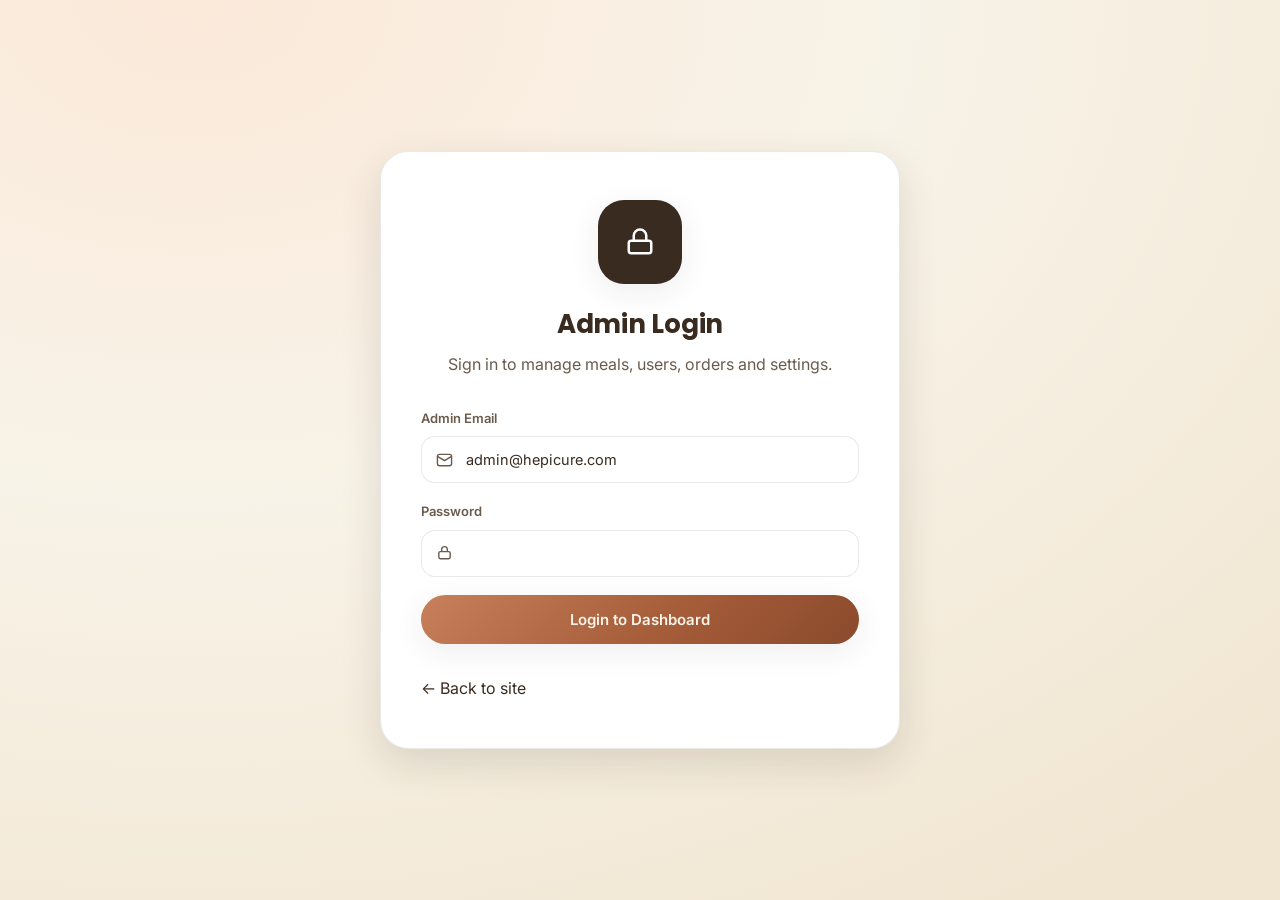
<file: admin/login.html>
<!DOCTYPE html>
<html lang="en">
<head>
<meta charset="UTF-8">
<meta name="viewport" content="width=device-width, initial-scale=1.0">
<title>Admin Login — Hepi Cure</title>
<link rel="stylesheet" href="../css/style.css">
</head>
<body>
<div class="interstitial" style="background:var(--grad-hero);">
  <div class="inter-card reveal in" style="text-align:left;">
    <div style="text-align:center;">
      <div class="icon-blob" style="background:var(--ink);">
        <svg width="30" height="30" viewBox="0 0 24 24" fill="none" stroke="#fff" stroke-width="2"><rect x="3" y="11" width="18" height="10" rx="2"/><path d="M7 11V7a5 5 0 0 1 10 0v4"/></svg>
      </div>
      <h1>Admin Login</h1>
      <p>Sign in to manage meals, users, orders and settings.</p>
    </div>
    <form id="adminLoginForm">
      <div class="field" style="text-align:left;">
        <label>Admin Email</label>
        <div class="input-wrap">
          <svg width="17" height="17" viewBox="0 0 24 24" fill="none" stroke="currentColor" stroke-width="2"><rect x="2" y="4" width="20" height="16" rx="3"/><path d="M2 7l10 6 10-6"/></svg>
          <input type="email" id="aEmail" value="admin@hepicure.com" required>
        </div>
      </div>
      <div class="field" style="text-align:left;">
        <label>Password</label>
        <div class="input-wrap">
          <svg width="17" height="17" viewBox="0 0 24 24" fill="none" stroke="currentColor" stroke-width="2"><rect x="4" y="10" width="16" height="10" rx="2"/><path d="M8 10V7a4 4 0 0 1 8 0v3"/></svg>
          <input type="password" id="aPass" placeholder="" required>
        </div>
      </div>
      <p class="form-error" id="aErr">Incorrect credentials. Try admin@hepicure.com / admin123 (demo)</p>
      <button class="btn btn-primary btn-block" type="submit">Login to Dashboard</button>
    </form>
    <p style="text-align:center; margin-top:20px; font-size:12.5px; color:var(--text-muted);"></p>
    <a href="../index.html" class="back" style="justify-content:center; margin-top:14px;">← Back to site</a>
  </div>
</div>
<script src="../js/data.js"></script>
<script src="../js/app.js"></script>
<script>
  document.getElementById("adminLoginForm").addEventListener("submit",(e)=>{
    e.preventDefault();
    const email = document.getElementById("aEmail").value.trim();
    const pass = document.getElementById("aPass").value;
    const err = document.getElementById("aErr");
    if(email === "admin@hepicure.com" && pass === "admin123"){
      localStorage.setItem("hc_admin","true");
      window.location.href = "dashboard.html";
    } else {
      err.classList.add("show");
    }
  });
</script>
</body>
</html>
</file>
<file: css/style.css>
/* ===========================================================
   HEPI CURE — Design System
   Eat Healthy. Live Happy.
   =========================================================== */

@import url('https://fonts.googleapis.com/css2?family=Poppins:wght@500;600;700;800&family=Inter:wght@400;500;600;700&display=swap');

:root{
  /* Brand */
  --terracotta: #A65D3A;
  --terracotta-dark: #8A4A2C;
  --terracotta-light: #C77F5C;
  --cream: #F8F3E8;
  --cream-deep: #F0E7D5;
  --olive: #6F7D4E;
  --olive-dark: #59653E;
  --ink: #3A2B20;
  --ink-soft: #6B5B4D;
  --white: #FFFFFF;

  /* Semantic */
  --bg: var(--cream);
  --surface: var(--white);
  --text: var(--ink);
  --text-muted: var(--ink-soft);
  --border: rgba(58,43,32,0.10);

  --radius: 20px;
  --radius-sm: 12px;
  --radius-lg: 28px;
  --shadow-soft: 0 8px 30px rgba(58,43,32,0.08);
  --shadow-med: 0 14px 40px rgba(58,43,32,0.14);
  --shadow-lift: 0 20px 50px rgba(166,93,58,0.22);

  --grad-hero: radial-gradient(120% 120% at 15% 0%, #FBE9D9 0%, #F8F3E8 45%, #F1E6D2 100%);
  --grad-terracotta: linear-gradient(135deg, #C77F5C 0%, #A65D3A 55%, #8A4A2C 100%);
  --grad-olive: linear-gradient(135deg, #8B9A63 0%, #6F7D4E 100%);

  --font-head: 'Poppins', sans-serif;
  --font-body: 'Inter', sans-serif;

  --ease: cubic-bezier(.22,1,.36,1);
}

[data-theme="dark"]{
  --bg: #211913;
  --surface: #2B2119;
  --text: #F3E9DC;
  --text-muted: #C9B7A5;
  --border: rgba(255,255,255,0.08);
  --cream-deep: #33261C;
  --shadow-soft: 0 8px 30px rgba(0,0,0,0.35);
  --shadow-med: 0 14px 40px rgba(0,0,0,0.45);
  --grad-hero: radial-gradient(120% 120% at 15% 0%, #3A2C20 0%, #211913 55%, #1A130E 100%);
}

*{ box-sizing:border-box; margin:0; padding:0; }
html{ scroll-behavior:smooth; }
body{
  font-family: var(--font-body);
  background: var(--bg);
  color: var(--text);
  line-height:1.55;
  -webkit-font-smoothing:antialiased;
  transition: background .35s var(--ease), color .35s var(--ease);
  overflow-x:hidden;
}
h1,h2,h3,h4{ font-family:var(--font-head); font-weight:700; line-height:1.15; letter-spacing:-0.01em; color:var(--text); }
a{ text-decoration:none; color:inherit; }
img{ max-width:100%; display:block; }
ul{ list-style:none; }
button{ font-family:var(--font-body); cursor:pointer; border:none; background:none; }
input,select,textarea{ font-family:var(--font-body); }
::selection{ background:var(--terracotta); color:var(--cream); }
:focus-visible{ outline:2.5px solid var(--olive); outline-offset:3px; border-radius:6px; }
@media (prefers-reduced-motion: reduce){ *{ animation-duration:0.001ms !important; transition-duration:0.001ms !important; } }

.container{ max-width:1220px; margin:0 auto; padding:0 24px; }
.eyebrow{
  display:inline-flex; align-items:center; gap:8px;
  font-size:12.5px; font-weight:700; letter-spacing:.14em; text-transform:uppercase;
  color:var(--olive-dark); background:rgba(111,125,78,0.12);
  padding:7px 14px; border-radius:100px; margin-bottom:16px;
}
[data-theme="dark"] .eyebrow{ color:#C9D4A8; background:rgba(139,154,99,0.18); }

.section{ padding:96px 0; }
.section-head{ max-width:640px; margin:0 0 52px; }
.section-head.center{ margin-left:auto; margin-right:auto; text-align:center; }
.section-head h2{ font-size:clamp(28px,3.4vw,42px); margin-bottom:14px; }
.section-head p{ color:var(--text-muted); font-size:17px; }

/* Buttons */
.btn{
  display:inline-flex; align-items:center; justify-content:center; gap:9px;
  padding:15px 30px; border-radius:100px; font-weight:600; font-size:15px;
  transition: transform .3s var(--ease), box-shadow .3s var(--ease), background .3s var(--ease);
  white-space:nowrap;
}
.btn-primary{ background:var(--grad-terracotta); color:var(--cream); box-shadow:var(--shadow-soft); }
.btn-primary:hover{ transform:translateY(-3px); box-shadow:var(--shadow-lift); }
.btn-outline{ background:transparent; color:var(--text); border:1.5px solid var(--border); }
.btn-outline:hover{ border-color:var(--terracotta); color:var(--terracotta); transform:translateY(-3px); }
.btn-ghost-light{ background:rgba(255,255,255,0.16); color:var(--ink); backdrop-filter:blur(10px); border:1px solid rgba(255,255,255,0.4); }
.btn-olive{ background:var(--grad-olive); color:#fff; box-shadow:0 10px 26px rgba(111,125,78,.3); }
.btn-olive:hover{ transform:translateY(-3px); }
.btn-sm{ padding:10px 20px; font-size:13.5px; }
.btn-block{ width:100%; }
.btn[disabled]{ opacity:.5; pointer-events:none; }
.btn-danger{ background:#B4472F; color:#fff; }
.btn-icon{ width:42px; height:42px; border-radius:50%; display:inline-flex; align-items:center; justify-content:center; background:var(--surface); border:1px solid var(--border); }

/* Nav */
.nav{
  position:sticky; top:0; z-index:100;
  display:flex; align-items:center; justify-content:space-between;
  padding:16px 0; background:rgba(248,243,232,0.78); backdrop-filter:blur(16px) saturate(1.4);
  border-bottom:1px solid transparent; transition:.35s var(--ease);
}
[data-theme="dark"] .nav{ background:rgba(33,25,19,0.78); }
.nav.scrolled{ border-bottom-color:var(--border); box-shadow:0 4px 24px rgba(58,43,32,0.06); }
.nav-inner{ display:flex; align-items:center; justify-content:space-between; width:100%; }
.logo{ display:flex; align-items:center; gap:12px; font-family:var(--font-head); font-weight:800; font-size:20px; }
.logo .mark{
  width:38px; height:38px; border-radius:12px; background:var(--grad-terracotta);
  display:flex; align-items:center; justify-content:center; color:#fff; font-size:18px; box-shadow:var(--shadow-soft);
}
.logo-img{ height: 80px; width:auto; display:block; }
.nav-links{ display:flex; gap:34px; font-weight:600; font-size:14.5px; }
.nav-links a{ position:relative; color:var(--text-muted); transition:.25s; }
.nav-links a:hover{ color:var(--terracotta); }
.nav-actions{ display:flex; align-items:center; gap:12px; }
.theme-toggle{
  width:42px; height:42px; border-radius:50%; background:var(--surface); border:1px solid var(--border);
  display:flex; align-items:center; justify-content:center; transition:.3s;
}
.theme-toggle:hover{ border-color:var(--terracotta); }
.nav-burger{ display:none; }

/* Hero */
.hero{ position:relative; padding:64px 0 40px; background:var(--grad-hero); overflow:hidden; }
.hero-blob{ position:absolute; border-radius:50%; filter:blur(60px); opacity:.5; z-index:0; }
.hero-blob.b1{ width:420px; height:420px; background:var(--olive); top:-160px; right:-120px; opacity:.18; }
.hero-blob.b2{ width:320px; height:320px; background:var(--terracotta); bottom:-140px; left:-100px; opacity:.14; }
.hero-grid{ position:relative; z-index:1; display:grid; grid-template-columns:1.05fr .95fr; gap:56px; align-items:center; }
.hero-copy .eyebrow{ animation: fadeUp .7s var(--ease) both; }
.hero-copy h1{ font-size:clamp(36px,4.6vw,58px); margin-bottom:20px; animation: fadeUp .7s .08s var(--ease) both; }
.hero-copy h1 span{ color:var(--terracotta); position:relative; }
.hero-copy p{ font-size:18px; color:var(--text-muted); max-width:480px; margin-bottom:32px; animation: fadeUp .7s .16s var(--ease) both; }
.hero-actions{ display:flex; gap:14px; flex-wrap:wrap; animation: fadeUp .7s .24s var(--ease) both; }
.hero-stats{ display:flex; gap:34px; margin-top:44px; animation: fadeUp .7s .32s var(--ease) both; }
.hero-stats div strong{ display:block; font-family:var(--font-head); font-size:24px; color:var(--terracotta); }
.hero-stats div span{ font-size:13px; color:var(--text-muted); }
.hero-visual{ position:relative; animation: fadeUp .8s .2s var(--ease) both; }
.hero-photo{ border-radius:var(--radius-lg); overflow:hidden; box-shadow:var(--shadow-lift); aspect-ratio:4/4.6; position:relative; }
.hero-photo img{ width:100%; height:100%; object-fit:cover; }
.hero-card{
  position:absolute; background:rgba(255,255,255,0.85); backdrop-filter:blur(14px);
  border-radius:16px; padding:14px 16px; box-shadow:var(--shadow-med); display:flex; align-items:center; gap:12px;
  border:1px solid rgba(255,255,255,0.6);
}
[data-theme="dark"] .hero-card{ background:rgba(43,33,25,0.85); }
.hero-card.c1{ top:8%; left:-9%; animation: floaty 5s ease-in-out infinite; }
.hero-card.c2{ bottom:9%; right:-8%; animation: floaty 5.5s ease-in-out infinite 1s; }
.hero-card .ring{ width:44px; height:44px; border-radius:50%; }
.hero-card small{ display:block; color:var(--text-muted); font-size:11px; }
.hero-card strong{ font-family:var(--font-head); font-size:15px; }
.scroll-ind{ display:flex; justify-content:center; margin-top:56px; }
.scroll-ind span{
  width:26px; height:42px; border:2px solid var(--terracotta); border-radius:20px; position:relative; display:block; opacity:.6;
}
.scroll-ind span::after{
  content:''; position:absolute; top:8px; left:50%; transform:translateX(-50%);
  width:4px; height:8px; background:var(--terracotta); border-radius:4px; animation:scrollDown 1.6s infinite;
}
@keyframes scrollDown{ 0%{opacity:1; top:8px;} 70%{opacity:0; top:20px;} 100%{opacity:0; top:8px;} }
@keyframes floaty{ 0%,100%{ transform:translateY(0);} 50%{ transform:translateY(-10px);} }
@keyframes fadeUp{ from{opacity:0; transform:translateY(18px);} to{opacity:1; transform:translateY(0);} }
.reveal{ opacity:0; transform:translateY(24px); transition:opacity .7s var(--ease), transform .7s var(--ease); }
.reveal.in{ opacity:1; transform:translateY(0); }

/* About cards */
.about-grid{ display:grid; grid-template-columns:repeat(4,1fr); gap:22px; }
.about-card{
  background:var(--surface); border:1px solid var(--border); border-radius:var(--radius);
  padding:30px 24px; box-shadow:var(--shadow-soft); transition:.35s var(--ease);
}
.about-card:hover{ transform:translateY(-8px); box-shadow:var(--shadow-med); border-color:var(--terracotta); }
.about-card .ic{
  width:52px; height:52px; border-radius:14px; background:var(--grad-terracotta); color:#fff;
  display:flex; align-items:center; justify-content:center; margin-bottom:18px;
}
.about-card h3{ font-size:17px; margin-bottom:8px; }
.about-card p{ font-size:14px; color:var(--text-muted); }

/* How it works */
.steps{ position:relative; }
.steps-row{ display:grid; grid-template-columns:repeat(5,1fr); gap:18px; position:relative; }
.steps-row::before{
  content:''; position:absolute; top:26px; left:10%; right:10%; height:2px;
  background:repeating-linear-gradient(90deg, var(--border) 0 10px, transparent 10px 18px); z-index:0;
}
.step{ position:relative; z-index:1; text-align:center; }
.step .num{
  width:52px; height:52px; border-radius:50%; background:var(--surface); border:2px solid var(--terracotta);
  color:var(--terracotta); font-family:var(--font-head); font-weight:700; display:flex; align-items:center; justify-content:center;
  margin:0 auto 16px; box-shadow:var(--shadow-soft);
}
.step h4{ font-size:15px; margin-bottom:6px; }
.step p{ font-size:13px; color:var(--text-muted); }

/* Meal cards */
.tabs{ display:flex; gap:10px; flex-wrap:wrap; margin-bottom:36px; }
.tab-btn{
  padding:10px 20px; border-radius:100px; border:1.5px solid var(--border); font-weight:600; font-size:13.5px;
  color:var(--text-muted); background:var(--surface); transition:.25s;
}
.tab-btn:hover{ border-color:var(--terracotta); color:var(--terracotta); }
.tab-btn.active{ background:var(--grad-terracotta); color:#fff; border-color:transparent; box-shadow:var(--shadow-soft); }

.meal-grid{ display:grid; grid-template-columns:repeat(auto-fill,minmax(270px,1fr)); gap:24px; }
.meal-card{
  background:var(--surface); border-radius:var(--radius); overflow:hidden; box-shadow:var(--shadow-soft);
  border:1px solid var(--border); transition:.35s var(--ease); display:flex; flex-direction:column;
}
.meal-card:hover{ transform:translateY(-8px); box-shadow:var(--shadow-med); }
.meal-media{ position:relative; aspect-ratio:4/3; overflow:hidden; }
.meal-media img{ width:100%; height:100%; object-fit:cover; transition:transform .5s var(--ease); }
.meal-card:hover .meal-media img{ transform:scale(1.08); }
.meal-badge{
  position:absolute; top:12px; left:12px; background:rgba(255,255,255,.92); backdrop-filter:blur(6px);
  padding:5px 12px; border-radius:100px; font-size:11.5px; font-weight:700; color:var(--olive-dark);
}
.meal-fav{
  position:absolute; top:12px; right:12px; width:34px; height:34px; border-radius:50%;
  background:rgba(255,255,255,.92); display:flex; align-items:center; justify-content:center; color:var(--terracotta);
}
.meal-body{ padding:20px; display:flex; flex-direction:column; gap:10px; flex:1; }
.meal-body h3{ font-size:16.5px; }
.meal-body .desc{ font-size:13px; color:var(--text-muted); flex:1; }
.macro-row{ display:flex; gap:14px; padding:12px 0; border-top:1px dashed var(--border); border-bottom:1px dashed var(--border); }
.macro{ text-align:center; flex:1; }
.macro strong{ display:block; font-family:var(--font-head); font-size:14.5px; color:var(--terracotta); }
.macro span{ font-size:10.5px; color:var(--text-muted); text-transform:uppercase; letter-spacing:.05em; }
.meal-foot{ display:flex; align-items:center; justify-content:space-between; margin-top:4px; }
.price{ font-family:var(--font-head); font-weight:700; color:var(--ink); }
[data-theme="dark"] .price{ color:var(--text); }
.wa-btn{
  display:inline-flex; align-items:center; gap:7px; background:#25D366; color:#fff; padding:9px 16px;
  border-radius:100px; font-size:12.5px; font-weight:700; transition:.25s;
}
.wa-btn:hover{ transform:translateY(-2px); box-shadow:0 8px 20px rgba(37,211,102,.35); }

/* Pricing */
.pricing-grid{ display:grid; grid-template-columns:repeat(3,1fr); gap:26px; align-items:stretch; }
.price-card{
  background:var(--surface); border-radius:var(--radius-lg); padding:36px 30px; border:1px solid var(--border);
  box-shadow:var(--shadow-soft); display:flex; flex-direction:column; transition:.35s var(--ease); position:relative;
}
.price-card:hover{ transform:translateY(-8px); box-shadow:var(--shadow-med); }
.price-card.featured{ background:var(--grad-terracotta); color:#fff; transform:scale(1.03); box-shadow:var(--shadow-lift); }
.price-card.featured:hover{ transform:scale(1.03) translateY(-8px); }
.price-card.featured .price-list li{ color:rgba(255,255,255,.92); }
.price-card.featured .plan-price span{ color:rgba(255,255,255,.75); }
.price-card.featured h3{ color:#fff; }
.ribbon{ position:absolute; top:-14px; right:28px; background:var(--olive); color:#fff; font-size:11.5px; font-weight:700; padding:6px 14px; border-radius:100px; box-shadow:var(--shadow-soft); }
.price-card h3{ font-size:20px; margin-bottom:6px; }
.plan-price{ font-family:var(--font-head); font-size:36px; font-weight:800; margin:14px 0 20px; }
.plan-price span{ font-size:14px; font-weight:500; color:var(--text-muted); }
.price-list{ display:flex; flex-direction:column; gap:12px; margin-bottom:28px; flex:1; }
.price-list li{ display:flex; align-items:center; gap:10px; font-size:14px; color:var(--text-muted); }
.price-list li svg{ flex-shrink:0; color:var(--olive); }
.price-card.featured .price-list li svg{ color:#fff; }

/* Testimonials */
.testi-grid{ display:grid; grid-template-columns:repeat(3,1fr); gap:24px; }
.testi-card{ background:var(--surface); border-radius:var(--radius); padding:28px; border:1px solid var(--border); box-shadow:var(--shadow-soft); }
.testi-stars{ color:#E3A23A; font-size:14px; margin-bottom:14px; letter-spacing:2px; }
.testi-card p{ font-size:14.5px; color:var(--text-muted); margin-bottom:20px; }
.testi-person{ display:flex; align-items:center; gap:12px; }
.testi-person img{ width:44px; height:44px; border-radius:50%; object-fit:cover; }
.testi-person strong{ display:block; font-size:14px; }
.testi-person span{ font-size:12px; color:var(--text-muted); }

/* FAQ */
.faq-list{ max-width:760px; margin:0 auto; display:flex; flex-direction:column; gap:14px; }
.faq-item{ background:var(--surface); border:1px solid var(--border); border-radius:16px; overflow:hidden; }
.faq-q{ display:flex; align-items:center; justify-content:space-between; padding:20px 24px; font-weight:600; font-size:15px; }
.faq-q svg{ transition:transform .3s var(--ease); flex-shrink:0; color:var(--terracotta); }
.faq-item.open .faq-q svg{ transform:rotate(45deg); }
.faq-a{ max-height:0; overflow:hidden; transition:max-height .4s var(--ease); }
.faq-item.open .faq-a{ max-height:220px; }
.faq-a p{ padding:0 24px 20px; font-size:14px; color:var(--text-muted); }

/* Footer */
.footer{ background:var(--ink); color:#EFE4D6; padding:64px 0 26px; margin-top:40px; }
[data-theme="dark"] .footer{ background:#160F0A; }
.footer-grid{ display:grid; grid-template-columns:1.4fr 1fr 1fr 1.1fr; gap:40px; margin-bottom:44px; }
.footer .logo{ color:#fff; margin-bottom:14px; }
.footer-col h4{ color:#fff; font-size:14px; margin-bottom:16px; letter-spacing:.03em; }
.footer-col p{ color:#C9B7A5; font-size:13.5px; }
.footer-col ul{ display:flex; flex-direction:column; gap:10px; }
.footer-col a{ color:#C9B7A5; font-size:13.5px; transition:.2s; }
.footer-col a:hover{ color:var(--terracotta-light); }
.footer-bottom{ border-top:1px solid rgba(255,255,255,0.08); padding-top:22px; display:flex; justify-content:space-between; font-size:12.5px; color:#9C8975; flex-wrap:wrap; gap:10px; }
.social-row{ display:flex; gap:10px; margin-top:14px; }
.social-row a{ width:38px; height:38px; border-radius:50%; background:rgba(255,255,255,0.07); display:flex; align-items:center; justify-content:center; }
.social-row a:hover{ background:var(--terracotta); }

/* Floating WhatsApp */
.fab-wa{
  position:fixed; bottom:26px; right:26px; width:60px; height:60px; border-radius:50%;
  background:#25D366; display:flex; align-items:center; justify-content:center; box-shadow:0 12px 30px rgba(37,211,102,.4);
  z-index:200; color:#fff; animation:pulse 2.4s infinite;
}
.fab-wa:hover{ transform:scale(1.08); }
@keyframes pulse{ 0%{box-shadow:0 12px 30px rgba(37,211,102,.4);} 50%{box-shadow:0 12px 30px rgba(37,211,102,.15), 0 0 0 12px rgba(37,211,102,.08);} 100%{box-shadow:0 12px 30px rgba(37,211,102,.4);} }

/* Auth pages */
.auth-wrap{ min-height:100vh; display:grid; grid-template-columns:1fr 1fr; }
.auth-visual{ position:relative; background:var(--grad-terracotta); display:flex; align-items:center; justify-content:center; padding:60px; overflow:hidden; }
.auth-visual::before{ content:''; position:absolute; inset:0; background:radial-gradient(60% 60% at 30% 20%, rgba(255,255,255,.18), transparent); }
.auth-visual-inner{ position:relative; z-index:1; color:#fff; max-width:420px; }
.auth-visual-inner .mark{ width:60px; height:60px; border-radius:16px; background:rgba(255,255,255,.18); display:flex; align-items:center; justify-content:center; margin-bottom:28px; font-size:26px; backdrop-filter:blur(6px); }
.auth-logo-img{ height:64px; width:auto; display:block; margin-bottom:28px; }
.auth-visual-inner h2{ color:#fff; font-size:30px; margin-bottom:14px; }
.auth-visual-inner p{ color:rgba(255,255,255,.85); font-size:15px; }
.auth-quote{ margin-top:40px; padding:20px; background:rgba(255,255,255,.14); border-radius:16px; backdrop-filter:blur(8px); }
.auth-form-side{ display:flex; align-items:center; justify-content:center; padding:40px; }
.auth-box{ width:100%; max-width:400px; }
.auth-box .back{ display:inline-flex; align-items:center; gap:6px; font-size:13.5px; color:var(--text-muted); margin-bottom:28px; }
.auth-box h1{ font-size:28px; margin-bottom:8px; }
.auth-box > p{ color:var(--text-muted); font-size:14.5px; margin-bottom:32px; }
.field{ margin-bottom:18px; }
.field label{ display:block; font-size:13px; font-weight:600; margin-bottom:8px; color:var(--text-muted); }
.field .input-wrap{ position:relative; }
.field input, .field select, .field textarea{
  width:100%; padding:14px 16px 14px 44px; border-radius:14px; border:1.5px solid var(--border);
  background:var(--surface); color:var(--text); font-size:14.5px; transition:.25s;
}
.field input:focus, .field select:focus, .field textarea:focus{ border-color:var(--terracotta); }
.field .input-wrap > svg{ position:absolute; left:15px; top:50%; transform:translateY(-50%); color:var(--text-muted); pointer-events:none; }
.field .input-wrap:has(.toggle-pass) input{ padding-right:46px; }
.field .toggle-pass{
  position:absolute; right:14px; top:50%; transform:translateY(-50%);
  display:flex; align-items:center; justify-content:center;
  width:28px; height:28px; padding:0; border:none; background:transparent;
  color:var(--text-muted); cursor:pointer; border-radius:8px; transition:.2s;
}
.field .toggle-pass:hover{ color:var(--terracotta); background:var(--cream-deep); }
.field .toggle-pass svg{ position:static; }
.field-row{ display:flex; align-items:center; justify-content:space-between; margin:-6px 0 20px; font-size:13px; }
.checkbox-row{ display:flex; align-items:center; gap:8px; color:var(--text-muted); }
.link-accent{ color:var(--terracotta); font-weight:600; }
.auth-divider{ display:flex; align-items:center; gap:14px; margin:26px 0; color:var(--text-muted); font-size:12.5px; }
.auth-divider::before, .auth-divider::after{ content:''; flex:1; height:1px; background:var(--border); }
.auth-switch{ text-align:center; margin-top:24px; font-size:14px; color:var(--text-muted); }
.form-error{ color:#B4472F; font-size:12.5px; margin-top:6px; display:none; }
.form-error.show{ display:block; }

/* Interstitial (assessment) */
.interstitial{ min-height:100vh; display:flex; align-items:center; justify-content:center; padding:24px; background:var(--grad-hero); }
.inter-card{ max-width:520px; width:100%; background:var(--surface); border-radius:var(--radius-lg); padding:48px 40px; box-shadow:var(--shadow-med); text-align:center; border:1px solid var(--border); }
.inter-card .icon-blob{ width:84px; height:84px; border-radius:26px; background:var(--grad-olive); display:flex; align-items:center; justify-content:center; margin:0 auto 26px; color:#fff; box-shadow:var(--shadow-soft); }
.inter-card h1{ font-size:26px; margin-bottom:12px; }
.inter-card p{ color:var(--text-muted); margin-bottom:32px; }
.inter-actions{ display:flex; flex-direction:column; gap:12px; }
.progress-dots{ display:flex; justify-content:center; gap:8px; margin-bottom:30px; }
.progress-dots span{ width:8px; height:8px; border-radius:50%; background:var(--border); }
.progress-dots span.active{ background:var(--terracotta); width:22px; border-radius:5px; transition:.3s; }

/* Dashboard shell */
.app-shell{ min-height:100vh; padding-bottom:96px; background:var(--bg); }
.app-topbar{ padding:24px 0 4px; }
.app-greet{ display:flex; align-items:center; justify-content:space-between; margin-bottom:22px; }
.app-greet h1{ font-size:22px; }
.app-greet p{ color:var(--text-muted); font-size:13.5px; }
.avatar{ width:46px; height:46px; border-radius:50%; object-fit:cover; border:2px solid var(--surface); box-shadow:var(--shadow-soft); }
.search-bar{ position:relative; margin-bottom:24px; }
.search-bar input{ width:100%; padding:16px 16px 16px 48px; border-radius:16px; border:1.5px solid var(--border); background:var(--surface); font-size:14.5px; box-shadow:var(--shadow-soft); }
.search-bar svg{ position:absolute; left:17px; top:50%; transform:translateY(-50%); color:var(--text-muted); }
.cat-scroll{ display:flex; gap:12px; overflow-x:auto; padding-bottom:10px; margin-bottom:8px; scrollbar-width:none; }
.cat-scroll::-webkit-scrollbar{ display:none; }
.cat-chip{
  flex-shrink:0; display:flex; flex-direction:column; align-items:center; gap:8px; padding:14px 20px; border-radius:18px;
  background:var(--surface); border:1.5px solid var(--border); min-width:84px; transition:.25s; font-size:12px; font-weight:600; color:var(--text-muted);
}
.cat-chip .ic{ width:34px; height:34px; border-radius:10px; display:flex; align-items:center; justify-content:center; background:var(--cream-deep); overflow:hidden; }
.cat-chip .ic img{ width:100%; height:100%; object-fit:cover; border-radius:10px; }
.cat-chip.active{ border-color:var(--terracotta); background:rgba(166,93,58,0.08); color:var(--terracotta); }
.cat-chip.active .ic{ background:var(--grad-terracotta); color:#fff; }

/* Bottom nav */
.bottom-nav{
  position:fixed; bottom:0; left:0; right:0; z-index:150; background:var(--surface); border-top:1px solid var(--border);
  display:flex; justify-content:space-around; padding:10px 8px calc(10px + env(safe-area-inset-bottom));
  box-shadow:0 -8px 24px rgba(58,43,32,.06);
}
.bn-item{ display:flex; flex-direction:column; align-items:center; gap:4px; font-size:10.5px; color:var(--text-muted); font-weight:600; padding:6px 14px; border-radius:12px; transition:.25s; }
.bn-item.active{ color:var(--terracotta); background:rgba(166,93,58,0.08); }

/* Timeline (track order) */
.timeline{ display:flex; flex-direction:column; gap:0; margin:32px 0; }
.tl-step{ display:flex; gap:18px; position:relative; padding-bottom:34px; }
.tl-step:last-child{ padding-bottom:0; }
.tl-step::before{ content:''; position:absolute; left:19px; top:40px; bottom:0; width:2px; background:var(--border); }
.tl-step:last-child::before{ display:none; }
.tl-dot{ width:40px; height:40px; border-radius:50%; background:var(--surface); border:2px solid var(--border); display:flex; align-items:center; justify-content:center; flex-shrink:0; z-index:1; color:var(--text-muted); }
.tl-step.done .tl-dot{ background:var(--grad-olive); border-color:transparent; color:#fff; }
.tl-step.current .tl-dot{ background:var(--grad-terracotta); border-color:transparent; color:#fff; animation:pulseRing 1.8s infinite; }
@keyframes pulseRing{ 0%{box-shadow:0 0 0 0 rgba(166,93,58,.35);} 70%{box-shadow:0 0 0 10px rgba(166,93,58,0);} 100%{box-shadow:0 0 0 0 rgba(166,93,58,0);} }
.tl-content h4{ font-size:15px; margin-bottom:4px; }
.tl-content p{ font-size:13px; color:var(--text-muted); }
.tl-step.done .tl-content h4{ color:var(--olive-dark); }

/* Cards generic */
.card{ background:var(--surface); border-radius:var(--radius); padding:24px; border:1px solid var(--border); box-shadow:var(--shadow-soft); }
.stat-row{ display:grid; grid-template-columns:repeat(3,1fr); gap:14px; margin:20px 0; }
.stat-box{ background:var(--cream-deep); border-radius:14px; padding:16px; text-align:center; }
[data-theme="dark"] .stat-box{ background:rgba(255,255,255,0.04); }
.stat-box strong{ display:block; font-family:var(--font-head); font-size:19px; color:var(--terracotta); }
.stat-box span{ font-size:11px; color:var(--text-muted); }

/* Toast */
.toast-wrap{ position:fixed; top:20px; right:20px; z-index:400; display:flex; flex-direction:column; gap:10px; }
.toast{
  background:var(--ink); color:#F3E9DC; padding:14px 20px; border-radius:14px; font-size:13.5px; font-weight:500;
  box-shadow:var(--shadow-med); display:flex; align-items:center; gap:10px; animation:toastIn .35s var(--ease);
}
@keyframes toastIn{ from{ opacity:0; transform:translateX(30px);} to{opacity:1; transform:translateX(0);} }
.toast.success svg{ color:#8FBF6F; }

/* Skeleton */
.skeleton{ background:linear-gradient(90deg, var(--cream-deep) 25%, var(--border) 37%, var(--cream-deep) 63%); background-size:400% 100%; animation:shimmer 1.4s infinite; border-radius:14px; }
@keyframes shimmer{ 0%{background-position:100% 0;} 100%{background-position:0 0;} }

/* Modal */
.modal-bg{ position:fixed; inset:0; background:rgba(58,43,32,0.45); backdrop-filter:blur(4px); z-index:300; display:none; align-items:center; justify-content:center; padding:20px; }
.modal-bg.open{ display:flex; }
.modal{ background:var(--surface); border-radius:var(--radius); padding:30px; max-width:440px; width:100%; box-shadow:var(--shadow-lift); }

/* Admin */
.admin-shell{ display:grid; grid-template-columns:250px 1fr; min-height:100vh; }
.admin-sidebar{ background:var(--ink); color:#EFE4D6; padding:26px 18px; display:flex; flex-direction:column; }
[data-theme="dark"] .admin-sidebar{ background:#160F0A; }
.admin-sidebar .logo{ color:#fff; margin-bottom:34px; padding:0 8px; }
.admin-nav{ display:flex; flex-direction:column; gap:4px; flex:1; }
.admin-nav a{ display:flex; align-items:center; gap:12px; padding:12px 14px; border-radius:12px; font-size:13.5px; font-weight:600; color:#C9B7A5; transition:.2s; }
.admin-nav a:hover{ background:rgba(255,255,255,.06); color:#fff; }
.admin-nav a.active{ background:var(--grad-terracotta); color:#fff; }
.admin-main{ padding:30px 34px; overflow-x:hidden; }
.admin-header{ display:flex; align-items:center; justify-content:space-between; margin-bottom:26px; }
.admin-header h1{ font-size:22px; }
.data-table{ width:100%; border-collapse:collapse; background:var(--surface); border-radius:var(--radius); overflow:hidden; box-shadow:var(--shadow-soft); }
.data-table th{ text-align:left; font-size:11.5px; text-transform:uppercase; letter-spacing:.05em; color:var(--text-muted); padding:14px 18px; background:var(--cream-deep); }
[data-theme="dark"] .data-table th{ background:rgba(255,255,255,0.04); }
.data-table td{ padding:14px 18px; font-size:13.5px; border-top:1px solid var(--border); }
.pill{ padding:4px 12px; border-radius:100px; font-size:11px; font-weight:700; }
.pill.green{ background:rgba(111,125,78,.15); color:var(--olive-dark); }
.pill.orange{ background:rgba(166,93,58,.15); color:var(--terracotta); }
.pill.gray{ background:rgba(58,43,32,.08); color:var(--text-muted); }
.admin-tab-content{ display:none; }
.admin-tab-content.active{ display:block; }
.kpi-grid{ display:grid; grid-template-columns:repeat(4,1fr); gap:20px; margin-bottom:28px; }
.kpi-card{ background:var(--surface); border-radius:var(--radius); padding:22px; box-shadow:var(--shadow-soft); border:1px solid var(--border); }
.kpi-card .ic{ width:40px; height:40px; border-radius:12px; display:flex; align-items:center; justify-content:center; margin-bottom:14px; }
.kpi-card strong{ display:block; font-family:var(--font-head); font-size:24px; }
.kpi-card span{ font-size:12.5px; color:var(--text-muted); }
.table-toolbar{ display:flex; justify-content:space-between; align-items:center; margin-bottom:16px; gap:12px; flex-wrap:wrap; }
.table-toolbar input, .table-toolbar select{ padding:10px 14px; border-radius:10px; border:1.5px solid var(--border); background:var(--surface); font-size:13px; }
.icon-action{ width:32px; height:32px; border-radius:8px; display:inline-flex; align-items:center; justify-content:center; color:var(--text-muted); transition:.2s; }
.icon-action:hover{ background:var(--cream-deep); color:var(--terracotta); }

/* Responsive */
@media (max-width: 980px){
  .hero-grid{ grid-template-columns:1fr; }
  .about-grid{ grid-template-columns:repeat(2,1fr); }
  .steps-row{ grid-template-columns:repeat(3,1fr); row-gap:30px; }
  .steps-row::before{ display:none; }
  .pricing-grid, .testi-grid{ grid-template-columns:1fr; }
  .footer-grid{ grid-template-columns:1fr 1fr; }
  .auth-visual{ display:none; }
  .auth-wrap{ grid-template-columns:1fr; }
  .admin-shell{ grid-template-columns:1fr; }
  .admin-sidebar{ display:none; }
  .kpi-grid{ grid-template-columns:repeat(2,1fr); }
}
@media (max-width: 640px){
  .nav-links{ display:none; }
  .about-grid{ grid-template-columns:1fr; }
  .steps-row{ grid-template-columns:1fr 1fr; }
  .section{ padding:64px 0; }
  .hero{ padding-top:32px; }
  .hero-card{ display:none; }
  .footer-grid{ grid-template-columns:1fr; gap:30px; }
  .kpi-grid{ grid-template-columns:1fr; }
}


/* Admin editing and full responsive improvements */
.admin-menu-btn{display:none;position:fixed;top:14px;left:14px;z-index:260;width:44px;height:44px;border-radius:12px;background:var(--grad-terracotta);color:#fff;font-size:22px;box-shadow:var(--shadow-med)}
.admin-category-grid{grid-template-columns:repeat(5,minmax(150px,1fr));}
.admin-category-card,.price-card{position:relative;}
.category-edit,.plan-edit{position:absolute;right:14px;top:14px;background:var(--cream-deep);color:var(--terracotta);z-index:2;}
.featured .plan-edit{background:rgba(255,255,255,.18);color:#fff;}
.modal-title-row{display:flex;align-items:center;justify-content:space-between;gap:16px;margin-bottom:20px}.modal-title-row button{font-size:20px;color:var(--text-muted)}
.admin-edit-modal{max-height:90vh;overflow:auto}.admin-edit-modal textarea{width:100%;resize:vertical;min-height:120px}.check-row{display:flex;gap:10px;align-items:center;margin:0 0 20px;color:var(--text-muted);font-size:14px}

@media (max-width:980px){
  .admin-menu-btn{display:flex;align-items:center;justify-content:center}
  .admin-sidebar{display:flex;position:fixed;inset:0 auto 0 0;width:min(82vw,290px);z-index:250;transform:translateX(-105%);transition:transform .3s var(--ease);box-shadow:20px 0 50px rgba(0,0,0,.25)}
  .admin-sidebar.mobile-open{transform:translateX(0)}
  .admin-main{padding:76px 18px 28px}
  .admin-category-grid{grid-template-columns:repeat(2,minmax(0,1fr))}
  .data-table{display:block;overflow-x:auto;white-space:nowrap;-webkit-overflow-scrolling:touch}
  .pricing-grid{gap:18px}
}
@media (max-width:640px){
  .container{padding:0 16px}.nav{padding:12px 0}.logo{font-size:17px}.logo .mark{width:34px;height:34px}
  .nav-actions{gap:7px}.nav-actions .btn{padding:9px 13px;font-size:12px}.theme-toggle{width:38px;height:38px}
  .hero-copy p,.section-head p{font-size:15px}.hero-actions{flex-direction:column}.hero-actions .btn{width:100%}.hero-stats{gap:18px;flex-wrap:wrap}
  .meal-grid{grid-template-columns:1fr}.meal-card:hover,.about-card:hover{transform:none}.meal-foot{align-items:center}.wa-btn{padding:10px 14px}
  .tabs{overflow-x:auto;flex-wrap:nowrap;padding-bottom:6px}.tab-btn{flex:0 0 auto}
  .pricing-grid{grid-template-columns:1fr}.price-card{padding:28px 20px}.footer-bottom{flex-direction:column;gap:8px;text-align:center}
  .admin-main{padding-left:12px;padding-right:12px}.admin-header h1{font-size:18px}.admin-category-grid{grid-template-columns:1fr}
  .table-toolbar{align-items:stretch}.table-toolbar input,.table-toolbar select,.table-toolbar .btn{width:100%}
  .modal-bg{padding:10px}.modal{padding:22px 16px;border-radius:16px}.kpi-card{padding:18px}
  .auth-card{padding:24px 16px}.field-row{grid-template-columns:1fr!important}
}


/* Meal and order admin editor */
.admin-wide-modal{max-width:760px}.admin-form-grid{display:grid;grid-template-columns:1fr 1fr;gap:0 16px}.admin-full-field{grid-column:1/-1}.admin-actions-cell{display:flex;gap:8px;align-items:center}.danger-action{color:#b4472f!important}.pill.red{background:rgba(180,71,47,.12);color:#b4472f}.admin-edit-modal .field input,.admin-edit-modal .field select,.admin-edit-modal .field textarea{padding-left:16px}.admin-edit-modal select{width:100%;padding:14px 16px;border-radius:14px;border:1.5px solid var(--border);background:var(--surface);color:var(--text)}
@media(max-width:640px){.admin-form-grid{grid-template-columns:1fr}.admin-full-field{grid-column:auto}.admin-wide-modal{max-height:94vh}.admin-actions-cell{min-width:92px}}


/* ===========================================================
   ADMIN PERFORMANCE + INFORMATION-ONLY SUBSCRIPTIONS
   =========================================================== */
.plan-price{
  display:none !important;
}

.plan-tagline{
  margin:10px 0 18px;
  color:var(--text-muted);
  font-size:14px;
  line-height:1.6;
}

.price-card.featured .plan-tagline{
  color:rgba(255,255,255,.84);
}

.plan-member-count{
  margin-top:18px;
  padding-top:16px;
  border-top:1px solid var(--border);
  color:var(--text-muted);
  font-size:13px;
  font-weight:600;
}

.price-card.featured .plan-member-count{
  border-top-color:rgba(255,255,255,.18);
  color:rgba(255,255,255,.84);
}

.admin-user-badge,
.user-initial-avatar{
  width:42px;
  height:42px;
  flex:0 0 42px;
  display:inline-flex;
  align-items:center;
  justify-content:center;
  border-radius:50%;
  background:var(--grad-terracotta);
  color:#fff;
  font-family:var(--font-head);
  font-size:16px;
  font-weight:800;
  box-shadow:var(--shadow-soft);
}

.admin-meal-thumb{
  width:40px;
  height:40px;
  flex:0 0 40px;
  display:block;
  object-fit:cover;
  border-radius:9px;
  background:var(--cream-deep);
}

#mealsTableBody td:first-child{
  min-width:220px;
}

.admin-tab-content:not(.active){
  content-visibility:hidden;
}

.admin-tab-content.active{
  content-visibility:visible;
}

@media (max-width:640px){
  .admin-user-badge,
  .user-initial-avatar{
    width:38px;
    height:38px;
    flex-basis:38px;
  }

  .admin-meal-thumb{
    width:36px;
    height:36px;
    flex-basis:36px;
  }
}
/* HEPI CURE PREMIUM SUBSCRIPTION UPGRADE — append to END of css/style.css */
.subscription-showcase{
  --sub-wine:var(--terracotta);
  --sub-wine-soft:#B36A46;
  --sub-gold:#D4A64A;
  --sub-cream:#F7EFE6;
  --sub-card:#FFFDF9;
  --sub-brown:var(--ink);
  --sub-muted:#6F5C50;
background:var(--terracotta);
position:relative;overflow:hidden;background:radial-gradient(circle at 10% 10%,rgba(200,149,42,.12),transparent 28%),radial-gradient(circle at 92% 85%,rgba(123,26,26,.09),transparent 30%),linear-gradient(180deg,var(--sub-cream),#FBF3E9)}
[data-theme="dark"] .subscription-showcase{--sub-card:#30231c;--sub-brown:#f5eadf;--sub-muted:#d2b9aa;background:#211913}.subscription-container{position:relative;z-index:2}.subscription-orb{position:absolute;border-radius:50%;pointer-events:none;opacity:.45}.subscription-orb-one{width:240px;height:240px;left:-100px;top:110px;background:rgba(200,149,42,.15)}.subscription-orb-two{width:300px;height:300px;right:-150px;bottom:50px;background:rgba(123,26,26,.10)}
.subscription-heading{max-width:760px;margin:0 auto 46px;text-align:center}.subscription-pill{display:inline-flex;align-items:center;gap:9px;padding:8px 16px;border-radius:999px;background:var(--sub-wine);color:#fff;font-size:11px;font-weight:700;letter-spacing:.16em;text-transform:uppercase;box-shadow:0 10px 30px rgba(123,26,26,.14);margin-bottom:18px}.subscription-pill-dot{width:7px;height:7px;border-radius:50%;background:var(--sub-gold);animation:subscriptionPulse 1.8s ease-in-out infinite}.subscription-kicker{color:var(--sub-gold);font-family:Georgia,'Times New Roman',serif;font-style:italic;font-size:16px;margin-bottom:8px}.subscription-heading h2{color:var(--sub-brown);font-size:clamp(30px,4vw,48px);margin-bottom:16px}.subscription-intro{max-width:650px;margin:0 auto;color:var(--sub-muted);font-size:16px;line-height:1.8}
.subscription-slider{max-width:1060px;margin:0 auto}.subscription-viewport{overflow:hidden;padding:12px 8px 22px}.subscription-track{display:flex;gap:22px;transition:transform .55s cubic-bezier(.22,1,.36,1);will-change:transform}.subscription-card{position:relative;min-width:calc((100% - 44px)/3);background:var(--sub-card);color:var(--sub-brown);border:1px solid rgba(123,26,26,.10);border-radius:26px;padding:28px 25px 25px;overflow:hidden;box-shadow:0 15px 40px rgba(67,26,14,.08);transition:.35s}.subscription-card:hover{transform:translateY(-8px);box-shadow:0 22px 52px rgba(67,26,14,.15);border-color:rgba(200,149,42,.5)}.subscription-card.featured{
    background: linear-gradient(
        135deg,
        var(--terracotta) 0%,
        #B36A46 55%,
        #8A4A2C 100%
    );

    color:#fff;
    border:1px solid rgba(255,255,255,.08);
    box-shadow:0 25px 60px rgba(166,93,58,.28);
}
.subscription-popular{position:absolute;right:18px;top:18px;border-radius:999px;background:var(--sub-gold);color:#291007;padding:6px 11px;font-size:9px;font-weight:800;letter-spacing:.12em;text-transform:uppercase}.subscription-icon{width:58px;height:58px;display:flex;align-items:center;justify-content:center;border-radius:17px;background:rgba(200,149,42,.10);border:1px solid rgba(200,149,42,.24);color:var(--sub-wine);margin-bottom:20px}.subscription-card.featured .subscription-icon{color:#F8D98E;background:rgba(255,255,255,.09);border-color:rgba(255,255,255,.16)}.subscription-icon svg{width:31px;height:31px}.subscription-number{display:inline-flex;color:var(--sub-wine);background:rgba(123,26,26,.07);border-radius:999px;padding:5px 11px;font-size:10px;font-weight:800;letter-spacing:.11em;text-transform:uppercase;margin-bottom:14px}.subscription-card.featured .subscription-number{color:#F8E2B0;background:rgba(255,255,255,.10)}.subscription-card h3{font-family:Georgia,'Times New Roman',serif;font-size:25px;margin-bottom:11px;color:var(--sub-brown)}.subscription-description{min-height:150px;color:var(--sub-muted);font-size:14px;line-height:1.78;margin-bottom:18px}.subscription-tags{display:flex;flex-wrap:wrap;gap:7px;min-height:68px;margin-bottom:21px}.subscription-tag{padding:6px 10px;border-radius:999px;border:1px solid rgba(200,149,42,.38);background:rgba(200,149,42,.05);color:#A87518;font-size:10px;font-weight:700}
.subscription-interest{width:100%;display:flex;align-items:center;justify-content:center;gap:8px;min-height:49px;border-radius:999px;padding:13px 18px;background:var(--sub-wine);color:#fff;font-weight:700;font-size:14px;transition:.25s}.subscription-interest:hover{transform:translateY(-2px);box-shadow:0 12px 25px rgba(123,26,26,.23);background:var(--sub-wine-soft)}.subscription-card.featured .subscription-interest{background:#B36A46;;color:var(--sub-wine)}.subscription-controls{display:flex;align-items:center;justify-content:center;gap:15px;margin-top:10px}.subscription-arrow{width:38px;height:38px;border:1.5px solid var(--sub-wine);border-radius:50%;display:flex;align-items:center;justify-content:center;color:var(--sub-wine);transition:.2s}.subscription-arrow:hover{background:var(--sub-wine);color:#fff}.subscription-arrow:disabled{opacity:.35;cursor:not-allowed}.subscription-dots{display:flex;align-items:center;gap:8px}.subscription-dot{width:8px;height:8px;border-radius:50%;border:1.5px solid var(--sub-wine);transition:.3s}.subscription-dot.active{width:24px;border-radius:6px;background:var(--sub-wine)}.subscription-message{max-width:760px;margin:42px auto 0;display:flex;align-items:center;justify-content:center;gap:15px;text-align:center;color:var(--sub-muted);font-family:Georgia,'Times New Roman',serif;font-style:italic;font-size:15px;line-height:1.8}.subscription-message strong{color:var(--sub-wine)}.subscription-message-mark{color:var(--sub-gold);font-style:normal}@keyframes subscriptionPulse{0%,100%{opacity:1;transform:scale(1)}50%{opacity:.35;transform:scale(.65)}}
@media(max-width:900px){.subscription-card{min-width:calc((100% - 22px)/2)}.subscription-description{min-height:170px}}@media(max-width:640px){.subscription-showcase{padding-top:78px;padding-bottom:78px}.subscription-heading{margin-bottom:28px}.subscription-heading h2{font-size:30px}.subscription-intro{font-size:14px}.subscription-viewport{padding-left:2px;padding-right:2px}.subscription-track{gap:14px}.subscription-card{min-width:100%;padding:25px 21px 22px;border-radius:22px}.subscription-description,.subscription-tags{min-height:auto}.subscription-message{font-size:13px;align-items:flex-start}.subscription-message-mark{display:none}}


/* ===========================================================
   SUBSCRIPTION V2 — FINAL FIXES
   =========================================================== */
.subscription-track{align-items:stretch}
.subscription-card{
  display:flex;
  flex-direction:column;
  min-height:520px;
  height:auto;
}
.subscription-subtitle{
  color:var(--sub-gold);
  font-size:12px;
  font-weight:800;
  letter-spacing:.08em;
  text-transform:uppercase;
  margin:-2px 0 8px;
}
.subscription-card.featured .subscription-subtitle{color:#F8D98E}
.subscription-description{
  min-height:0;
  margin-bottom:20px;
}
.subscription-feature-list{
  display:flex;
  flex-direction:column;
  gap:10px;
  margin:0 0 24px;
  padding-top:18px;
  border-top:1px solid rgba(123,26,26,.10);
}
.subscription-card.featured .subscription-feature-list{
  border-top-color:rgba(255,255,255,.14);
}
.subscription-feature-list li{
  display:flex;
  align-items:center;
  gap:10px;
  color:var(--sub-muted);
  font-size:13px;
  font-weight:600;
}
.subscription-card.featured .subscription-feature-list li{color:rgba(255,255,255,.9)}
.subscription-check{
  width:23px;
  height:23px;
  flex:0 0 23px;
  border-radius:50%;
  display:flex;
  align-items:center;
  justify-content:center;
  background:rgba(200,149,42,.12);
  color:var(--sub-gold);
  font-size:12px;
  font-weight:900;
}
.subscription-card.featured .subscription-check{
  background:rgba(255,255,255,.10);
  color:#F8D98E;
}
.subscription-interest{margin-top:auto}
.subscription-dots{display:none}
.subscription-controls{margin-top:14px}
@media(min-width:901px){
  .subscription-controls{display:none}
}
@media(max-width:900px){
  .subscription-dots{display:flex}
  .subscription-card{min-height:500px}
}
@media(max-width:640px){
  .subscription-card{min-height:0}
}

/* Admin subscription editor */
.admin-plan-number{
  display:inline-flex;
  align-self:flex-start;
  margin-bottom:12px;
  padding:5px 10px;
  border-radius:999px;
  background:rgba(166,93,58,.10);
  color:var(--terracotta);
  font-size:10px;
  font-weight:800;
  letter-spacing:.08em;
  text-transform:uppercase;
}
.price-card.featured .admin-plan-number{
  background:rgba(255,255,255,.13);
  color:#fff;
}
.admin-plan-description{
  color:var(--text-muted);
  font-size:13px;
  line-height:1.65;
  margin:12px 0 18px;
}
.price-card.featured .admin-plan-description{color:rgba(255,255,255,.84)}

/* Featured subscription card text fix */
.subscription-card.featured{
  background:linear-gradient(
    145deg,
    #B86A42 0%,
    #A65D3A 55%,
    #8A4A2C 100%
  ) !important;

  color:#fff !important;
}

.subscription-card.featured h3,
.subscription-card.featured .subscription-subtitle,
.subscription-card.featured .subscription-description,
.subscription-card.featured .subscription-number,
.subscription-card.featured .subscription-feature-list li{
  color:#fff !important;
}

.subscription-card.featured .subscription-description{
  color:rgba(255,255,255,.88) !important;
}

.subscription-card.featured .subscription-number{
  background:rgba(255,255,255,.14) !important;
  color:#FFF3DF !important;
}

.subscription-card.featured .subscription-icon{
  color:#FFE09A !important;
  background:rgba(255,255,255,.10) !important;
  border-color:rgba(255,255,255,.22) !important;
}

.subscription-card.featured .subscription-check{
  background:rgba(255,255,255,.13) !important;
  color:#FFE09A !important;
}

.subscription-card.featured .subscription-feature-list{
  border-top-color:rgba(255,255,255,.18) !important;
}

.subscription-card.featured .subscription-interest{
  background:#F7E7D5 !important;
  color:#8A4A2C !important;
  opacity:1 !important;
}

.subscription-card.featured .subscription-interest:hover{
  background:#fff !important;
  color:#A65D3A !important;
}
/* Mobile hero image improvement */
@media (max-width: 640px){

  .hero{
    padding:32px 0 24px;
  }

  .hero-grid{
    grid-template-columns:1fr;
    gap:28px;
  }

  .hero-copy{
    text-align:left;
  }

  .hero-copy h1{
    font-size:32px;
    line-height:1.08;
  }

  .hero-copy p{
    font-size:14px;
    line-height:1.6;
    margin-bottom:22px;
  }

  .hero-actions{
    display:grid;
    grid-template-columns:1fr;
    gap:10px;
  }

  .hero-actions .btn{
    width:100%;
    padding:13px 20px;
  }

  .hero-visual{
    width:100%;
  }

  .hero-photo{
    width:100%;
    height:330px;
    aspect-ratio:auto;
    border-radius:22px;
  }

  .hero-photo img{
    width:100%;
    height:100%;
    object-fit:cover;
    object-position:center 42%;
  }
}

.webdro-link{
    color: #ffffff;
    font-weight: 700;
    text-decoration: none;
    transition: all .3s ease;
}

.webdro-link:hover{
    color: #F8D98E;
    text-decoration: underline;
}

/* ===========================================================
   HEPI CURE — PERSONALISED SUBSCRIPTION SECTION
   Warm, Fresh and Consistent With The Main Website
   =========================================================== */

.hc-personalised{
  position:relative;
  overflow:hidden;
  background:
    linear-gradient(
      180deg,
      var(--cream) 0%,
      #f5ecdd 50%,
      var(--cream) 100%
    );
}

.hc-personalised .container{
  position:relative;
  z-index:2;
}

.hc-personalised-blob{
  position:absolute;
  border-radius:50%;
  filter:blur(20px);
  pointer-events:none;
  opacity:.25;
}

.hc-personalised-blob-one{
  width:340px;
  height:340px;
  top:100px;
  left:-180px;
  background:rgba(166,93,58,.2);
}

.hc-personalised-blob-two{
  width:380px;
  height:380px;
  right:-190px;
  bottom:80px;
  background:rgba(111,125,78,.22);
}

.hc-personalised-heading{
  max-width:730px;
  margin-bottom:64px;
}

.hc-personalised-heading h2{
  max-width:650px;
  margin-left:auto;
  margin-right:auto;
}

.hc-personalised-heading p{
  max-width:690px;
  margin-left:auto;
  margin-right:auto;
  line-height:1.75;
}

/* Story container */

.hc-plan-stories{
  display:flex;
  flex-direction:column;
  gap:32px;
}

/* Individual plan */

.hc-plan-story{
  display:grid;
  grid-template-columns:360px 1fr;
  min-height:390px;
  overflow:hidden;

  background:var(--surface);
  border:1px solid var(--border);
  border-radius:28px;

  box-shadow:var(--shadow-soft);

  transition:
    transform .4s var(--ease),
    box-shadow .4s var(--ease),
    border-color .4s var(--ease);
}

.hc-plan-story:hover{
  transform:translateY(-7px);
  box-shadow:var(--shadow-med);
  border-color:rgba(166,93,58,.24);
}

.hc-plan-story.hc-plan-reverse{
  grid-template-columns:1fr 360px;
}

.hc-plan-story.hc-plan-reverse .hc-plan-visual{
  order:2;
}

.hc-plan-story.hc-plan-reverse .hc-plan-content{
  order:1;
}

/* Plan illustration side */

.hc-plan-visual{
  position:relative;
  min-height:390px;

  display:flex;
  align-items:center;
  justify-content:center;

  overflow:hidden;

  background:
    radial-gradient(
      circle at 50% 40%,
      rgba(255,255,255,.72),
      transparent 42%
    ),
    linear-gradient(
      145deg,
      rgba(166,93,58,.16),
      rgba(240,231,213,.85)
    );
}

.hc-plan-story:nth-child(2) .hc-plan-visual{
  background:
    radial-gradient(
      circle at 50% 40%,
      rgba(255,255,255,.75),
      transparent 42%
    ),
    linear-gradient(
      145deg,
      rgba(111,125,78,.19),
      rgba(240,231,213,.9)
    );
}

.hc-plan-story:nth-child(3) .hc-plan-visual{
  background:
    radial-gradient(
      circle at 50% 40%,
      rgba(255,255,255,.75),
      transparent 42%
    ),
    linear-gradient(
      145deg,
      rgba(199,127,92,.18),
      rgba(240,231,213,.9)
    );
}

.hc-plan-visual-circle{
  position:absolute;

  width:245px;
  height:245px;

  border-radius:50%;

  background:rgba(255,255,255,.42);
  border:1px solid rgba(255,255,255,.75);

  box-shadow:
    inset 0 0 0 20px rgba(255,255,255,.13),
    0 22px 50px rgba(58,43,32,.08);
}

.hc-plan-icon-wrap{
  position:relative;
  z-index:2;

  width:132px;
  height:132px;

  display:flex;
  align-items:center;
  justify-content:center;

  border-radius:40px;

  color:var(--terracotta);

  background:rgba(255,255,255,.88);
  border:1px solid rgba(255,255,255,.95);

  box-shadow:
    0 18px 45px rgba(58,43,32,.12),
    inset 0 1px 0 rgba(255,255,255,1);

  transform:rotate(-3deg);
  transition:transform .4s var(--ease);
}

.hc-plan-story:hover .hc-plan-icon-wrap{
  transform:rotate(0) scale(1.04);
}

.hc-plan-story:nth-child(2) .hc-plan-icon-wrap{
  color:var(--olive-dark);
}

.hc-plan-icon-wrap svg{
  width:67px;
  height:67px;
}

.hc-plan-floating-label{
  position:absolute;
  left:50%;
  bottom:38px;

  transform:translateX(-50%);

  white-space:nowrap;

  padding:9px 15px;

  border-radius:100px;

  background:rgba(255,255,255,.82);
  backdrop-filter:blur(10px);

  border:1px solid rgba(255,255,255,.8);

  color:var(--ink-soft);

  font-size:11px;
  font-weight:700;
  letter-spacing:.08em;
  text-transform:uppercase;

  box-shadow:0 10px 25px rgba(58,43,32,.08);
}

/* Content side */

.hc-plan-content{
  display:flex;
  flex-direction:column;
  justify-content:center;

  padding:48px 54px;
}

.hc-plan-topline{
  display:flex;
  align-items:center;
  gap:12px;
  flex-wrap:wrap;

  margin-bottom:16px;
}

.hc-plan-number{
  color:var(--terracotta);

  font-size:11px;
  font-weight:800;
  letter-spacing:.12em;
  text-transform:uppercase;
}

.hc-plan-featured{
  display:inline-flex;
  align-items:center;
  gap:6px;

  padding:6px 11px;

  border-radius:100px;

  background:rgba(111,125,78,.13);
  color:var(--olive-dark);

  font-size:10px;
  font-weight:800;
  letter-spacing:.08em;
  text-transform:uppercase;
}

.hc-plan-featured::before{
  content:"";
  width:6px;
  height:6px;
  border-radius:50%;
  background:var(--olive);
}

.hc-plan-content h3{
  margin-bottom:16px;

  font-size:clamp(25px,3vw,36px);
  color:var(--text);
}

.hc-plan-description{
  max-width:650px;

  margin-bottom:26px;

  color:var(--text-muted);

  font-size:15px;
  line-height:1.8;
}

/* Benefits */

.hc-plan-benefits{
  display:flex;
  flex-wrap:wrap;
  gap:10px;

  margin-bottom:30px;
}

.hc-plan-benefit{
  display:inline-flex;
  align-items:center;
  gap:8px;

  padding:9px 13px;

  border-radius:12px;

  background:var(--cream-deep);
  border:1px solid rgba(58,43,32,.06);

  color:var(--ink-soft);

  font-size:12px;
  font-weight:700;
}

.hc-plan-check{
  width:20px;
  height:20px;
  flex-shrink:0;

  display:flex;
  align-items:center;
  justify-content:center;

  border-radius:50%;

  background:rgba(111,125,78,.15);
  color:var(--olive-dark);

  font-size:11px;
  font-weight:900;
}

/* CTA */

.hc-plan-button{
  width:max-content;
  padding:13px 23px;
  font-size:13px;
}

/* Bottom message */

.hc-personalised-note{
  max-width:930px;

  display:flex;
  align-items:flex-start;
  gap:18px;

  margin:42px auto 0;
  padding:25px 28px;

  border-radius:20px;

  background:rgba(255,255,255,.58);
  backdrop-filter:blur(12px);

  border:1px solid rgba(166,93,58,.12);

  box-shadow:0 12px 35px rgba(58,43,32,.06);
}

.hc-note-icon{
  width:48px;
  height:48px;
  flex:0 0 48px;

  display:flex;
  align-items:center;
  justify-content:center;

  border-radius:15px;

  background:rgba(111,125,78,.13);

  font-size:22px;
}

.hc-personalised-note span{
  display:block;

  margin-bottom:5px;

  color:var(--text);

  font-family:var(--font-head);
  font-size:15px;
  font-weight:700;
}

.hc-personalised-note p{
  color:var(--text-muted);
  font-size:13.5px;
  line-height:1.7;
}

/* Dark mode */

[data-theme="dark"] .hc-personalised{
  background:
    linear-gradient(
      180deg,
      var(--bg),
      #2b2119,
      var(--bg)
    );
}

[data-theme="dark"] .hc-plan-visual{
  background:
    radial-gradient(
      circle at 50% 40%,
      rgba(255,255,255,.08),
      transparent 42%
    ),
    linear-gradient(
      145deg,
      rgba(166,93,58,.18),
      rgba(51,38,28,.8)
    );
}

[data-theme="dark"] .hc-plan-story:nth-child(2) .hc-plan-visual{
  background:
    radial-gradient(
      circle at 50% 40%,
      rgba(255,255,255,.08),
      transparent 42%
    ),
    linear-gradient(
      145deg,
      rgba(111,125,78,.2),
      rgba(51,38,28,.8)
    );
}

[data-theme="dark"] .hc-plan-icon-wrap{
  background:rgba(43,33,25,.9);
  border-color:rgba(255,255,255,.08);
}

[data-theme="dark"] .hc-plan-floating-label{
  background:rgba(43,33,25,.86);
  border-color:rgba(255,255,255,.08);
}

[data-theme="dark"] .hc-personalised-note{
  background:rgba(43,33,25,.72);
}

/* Tablet */

@media(max-width:900px){

  .hc-plan-story,
  .hc-plan-story.hc-plan-reverse{
    grid-template-columns:280px 1fr;
  }

  .hc-plan-story.hc-plan-reverse .hc-plan-visual{
    order:1;
  }

  .hc-plan-story.hc-plan-reverse .hc-plan-content{
    order:2;
  }

  .hc-plan-content{
    padding:38px 34px;
  }

  .hc-plan-visual{
    min-height:380px;
  }

  .hc-plan-visual-circle{
    width:205px;
    height:205px;
  }

  .hc-plan-icon-wrap{
    width:112px;
    height:112px;
    border-radius:34px;
  }

  .hc-plan-icon-wrap svg{
    width:57px;
    height:57px;
  }
}

/* Mobile */

@media(max-width:640px){

  .hc-personalised{
    padding-top:72px;
    padding-bottom:72px;
  }

  .hc-personalised-heading{
    margin-bottom:36px;
  }

  .hc-personalised-heading h2{
    font-size:29px;
  }

  .hc-personalised-heading p{
    font-size:14px;
  }

  .hc-plan-stories{
    gap:22px;
  }

  .hc-plan-story,
  .hc-plan-story.hc-plan-reverse{
    display:flex;
    flex-direction:column;

    min-height:0;

    border-radius:23px;
  }

  .hc-plan-story .hc-plan-visual,
  .hc-plan-story.hc-plan-reverse .hc-plan-visual{
    order:1;
  }

  .hc-plan-story .hc-plan-content,
  .hc-plan-story.hc-plan-reverse .hc-plan-content{
    order:2;
  }

  .hc-plan-visual{
    width:100%;
    min-height:235px;
  }

  .hc-plan-visual-circle{
    width:175px;
    height:175px;
  }

  .hc-plan-icon-wrap{
    width:96px;
    height:96px;

    border-radius:29px;
  }

  .hc-plan-icon-wrap svg{
    width:49px;
    height:49px;
  }

  .hc-plan-floating-label{
    bottom:20px;
    font-size:9px;
  }

  .hc-plan-content{
    padding:28px 23px 26px;
  }

  .hc-plan-topline{
    margin-bottom:13px;
  }

  .hc-plan-content h3{
    margin-bottom:13px;
    font-size:25px;
  }

  .hc-plan-description{
    margin-bottom:20px;

    font-size:13.5px;
    line-height:1.72;
  }

  .hc-plan-benefits{
    flex-direction:column;
    align-items:stretch;

    gap:8px;

    margin-bottom:23px;
  }

  .hc-plan-benefit{
    width:100%;
    padding:9px 11px;
  }

  .hc-plan-button{
    width:100%;
  }

  .hc-personalised-note{
    padding:20px;
    margin-top:28px;
  }

  .hc-note-icon{
    width:42px;
    height:42px;
    flex-basis:42px;
  }
}

/* Assessment Buttons */
.assessment-actions{
    display: flex;
    align-items: center;
    gap: 18px;
    margin-top: 10px;
}

.assessment-actions .btn{
    flex: 0 0 auto;
}

@media (max-width:640px){
    .assessment-actions{
        flex-direction: column;
        gap: 12px;
    }

    .assessment-actions .btn{
        width: 100%;
        text-align: center;
    }
}

.features-grid{
    display:grid;
    grid-template-columns:repeat(4, minmax(0, 1fr));
    gap:28px;
}

.feature-card{
    width:100%;
    min-height:278px;
}

@media (max-width:1000px){
    .features-grid{
        grid-template-columns:repeat(2, minmax(0, 1fr));
    }
}

@media (max-width:640px){
    .features-grid{
        grid-template-columns:1fr;
        gap:18px;
    }

    .feature-card{
        min-height:auto;
    }
}
</file>
